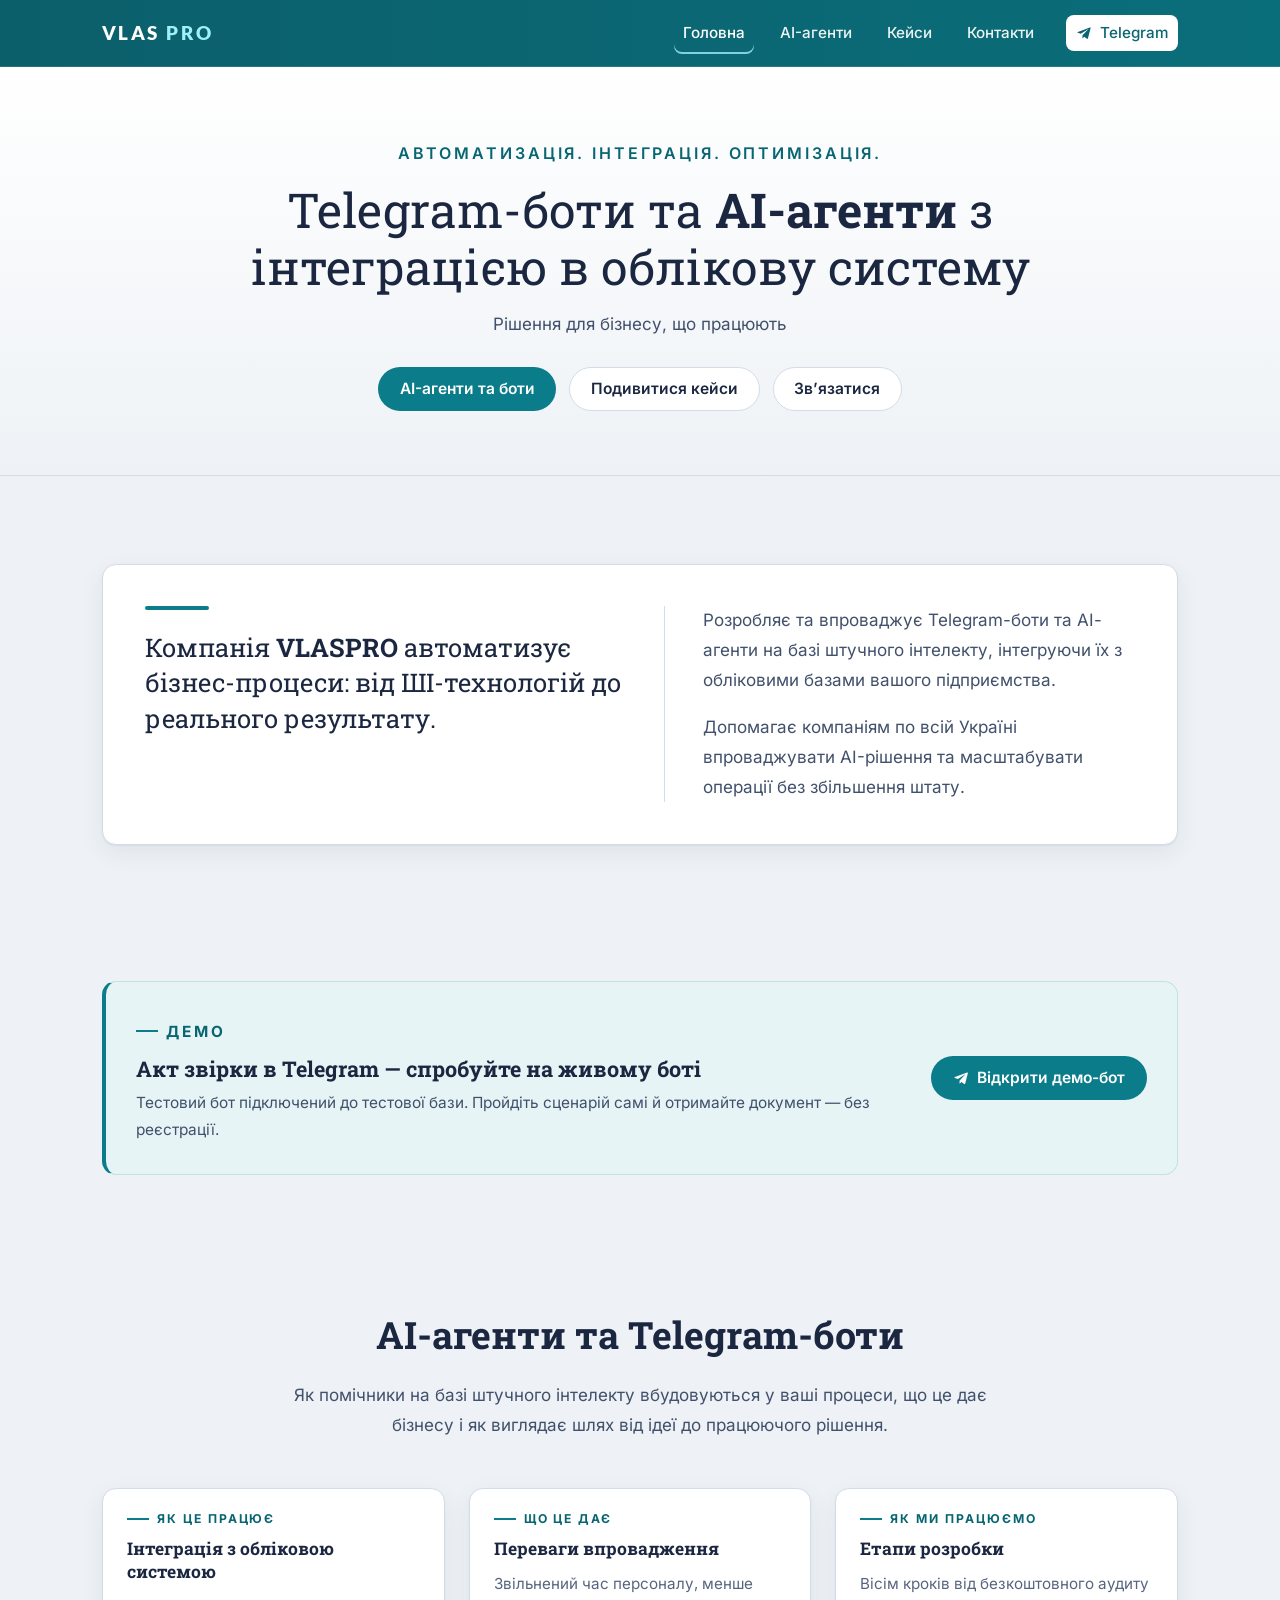
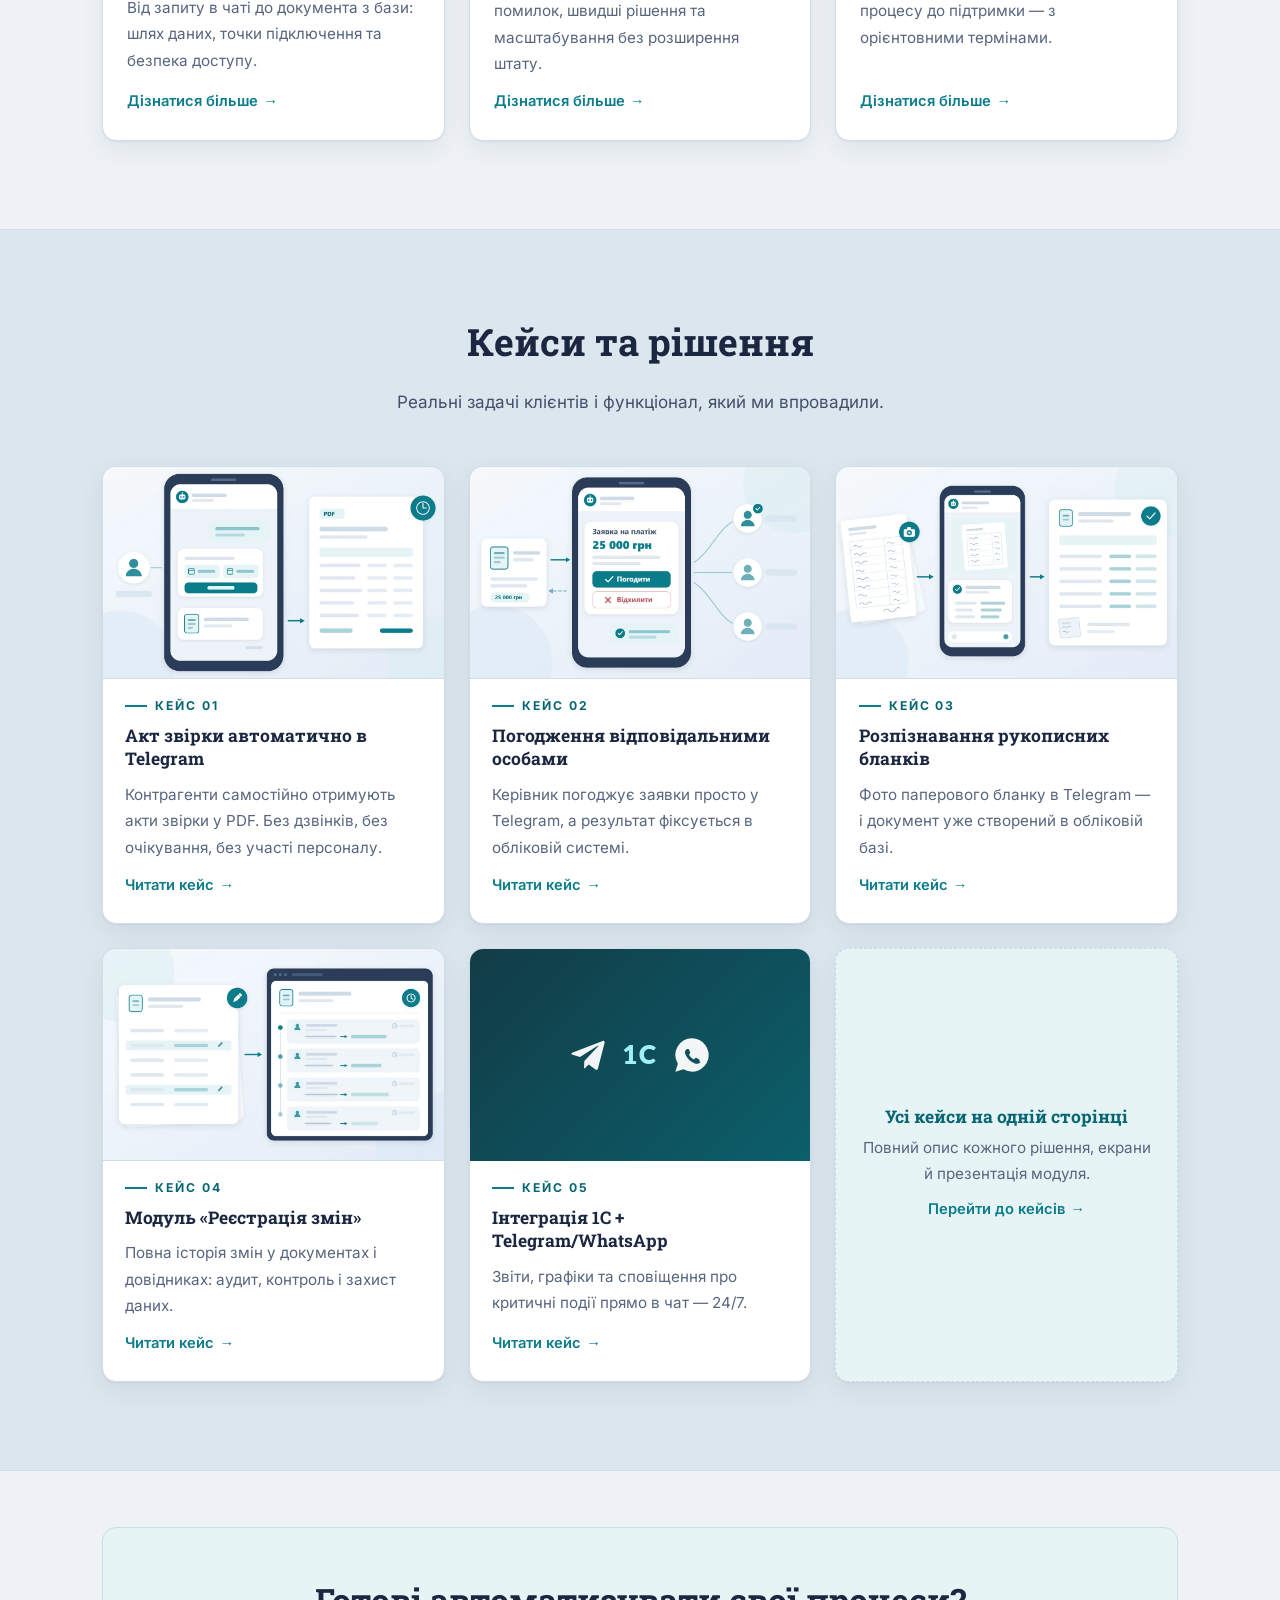
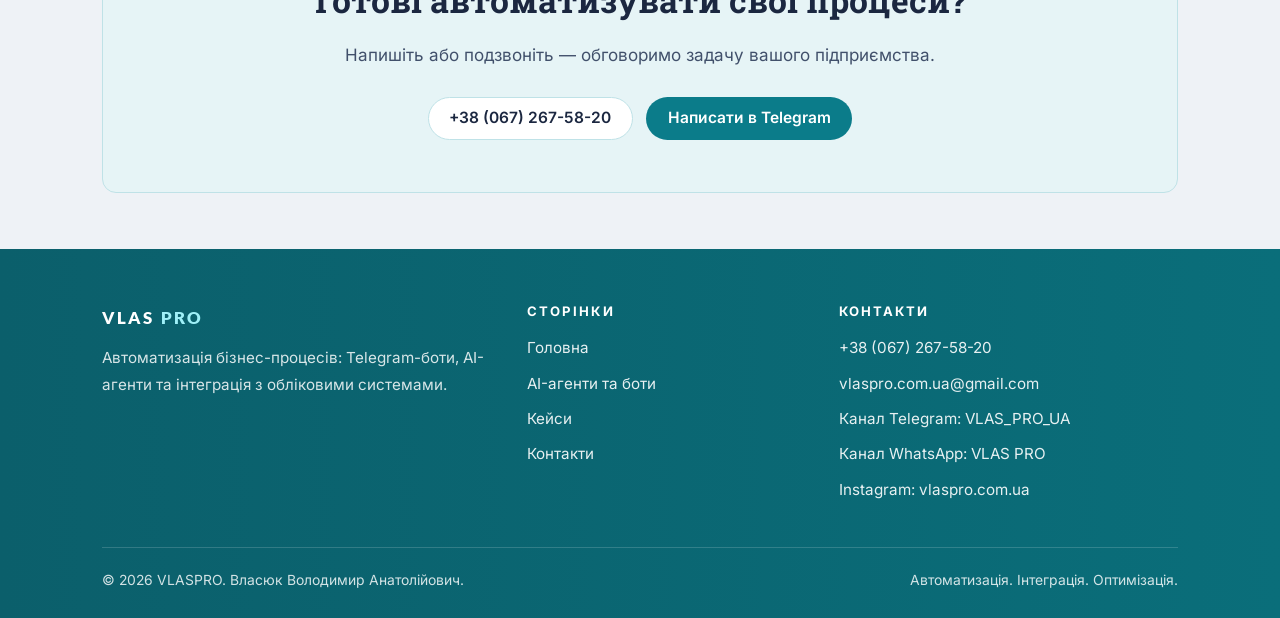
<file: index.html>
<!DOCTYPE html>
<html lang="uk">
<head>
<meta charset="utf-8">
<meta name="viewport" content="width=device-width, initial-scale=1">
<title>Telegram-боти та AI-агенти з інтеграцією 1С/BAS — VLASPRO</title>
<meta name="description" content="VLASPRO автоматизує бізнес-процеси: Telegram-боти та AI-агенти на базі штучного інтелекту з інтеграцією в облікові бази підприємства.">
<meta name="theme-color" content="#0b5f6b">
<link rel="icon" href="favicon.svg" type="image/svg+xml">
<link rel="icon" href="favicon.png" sizes="32x32">
<link rel="apple-touch-icon" href="apple-touch-icon.png">
<meta property="og:type" content="website">
<meta property="og:site_name" content="VLASPRO">
<meta property="og:title" content="Telegram-боти та AI-агенти з інтеграцією 1С/BAS — VLASPRO">
<meta property="og:description" content="Автоматизація. Інтеграція. Оптимізація. Telegram-боти та AI-агенти з інтеграцією в облікові бази підприємства.">
<meta property="og:url" content="https://vlaspro.com.ua/">
<meta property="og:image" content="https://vlaspro.com.ua/assets/img/banner.jpg">
<meta property="og:locale" content="uk_UA">
<meta name="twitter:card" content="summary_large_image">
<link rel="canonical" href="https://vlaspro.com.ua/">
<link rel="stylesheet" href="assets/css/style.css">
<script type="application/ld+json">
{
  "@context": "https://schema.org",
  "@graph": [
    {
      "@type": "Organization",
      "@id": "https://vlaspro.com.ua/#organization",
      "name": "VLASPRO",
      "url": "https://vlaspro.com.ua/",
      "description": "Автоматизація бізнес-процесів: Telegram-боти та AI-агенти з інтеграцією в облікові бази підприємства.",
      "logo": {
        "@type": "ImageObject",
        "url": "https://vlaspro.com.ua/apple-touch-icon.png",
        "width": 180,
        "height": 180
      },
      "image": "https://vlaspro.com.ua/assets/img/banner.jpg",
      "email": "vlaspro.com.ua@gmail.com",
      "telephone": "+380672675820",
      "founder": {
        "@type": "Person",
        "name": "Власюк Володимир Анатолійович"
      },
      "areaServed": {
        "@type": "Country",
        "name": "Україна"
      },
      "sameAs": [
        "https://t.me/VLAS_PRO_UA",
        "https://whatsapp.com/channel/0029VbALwBC1NCrLpum86T37",
        "https://www.instagram.com/vlaspro.com.ua/"
      ],
      "contactPoint": {
        "@type": "ContactPoint",
        "contactType": "sales",
        "telephone": "+380672675820",
        "email": "vlaspro.com.ua@gmail.com",
        "url": "https://vlaspro.com.ua/contacts",
        "availableLanguage": ["uk", "en"]
      }
    },
    {
      "@type": "WebSite",
      "@id": "https://vlaspro.com.ua/#website",
      "url": "https://vlaspro.com.ua/",
      "name": "VLASPRO",
      "inLanguage": "uk-UA",
      "publisher": { "@id": "https://vlaspro.com.ua/#organization" }
    },
    {
      "@type": "WebPage",
      "@id": "https://vlaspro.com.ua/#webpage",
      "url": "https://vlaspro.com.ua/",
      "name": "Telegram-боти та AI-агенти з інтеграцією 1С/BAS — VLASPRO",
      "description": "VLASPRO автоматизує бізнес-процеси: Telegram-боти та AI-агенти на базі штучного інтелекту з інтеграцією в облікові бази підприємства.",
      "isPartOf": { "@id": "https://vlaspro.com.ua/#website" },
      "about": { "@id": "https://vlaspro.com.ua/#organization" },
      "inLanguage": "uk-UA"
    }
  ]
}
</script>
</head>
<body>
<a class="skip" href="#main">Перейти до основного вмісту</a>

<header class="site-head">
  <div class="wrap site-head__inner">
    <a class="brand" href="/">VLAS<span>PRO</span></a>
    <nav class="nav" aria-label="Основна навігація">
      <a href="/" aria-current="page">Головна</a>
      <a href="/ai-agents">AI-агенти</a>
      <a href="/cases">Кейси</a>
      <a href="/contacts">Контакти</a>
      <a class="btn btn--sm" href="https://t.me/vlsv00" target="_blank" rel="noopener">
        <svg viewBox="0 0 24 24" aria-hidden="true"><path d="M9.8 15.6 9.6 20c.4 0 .6-.2.8-.4l2-1.9 4.1 3c.8.4 1.3.2 1.5-.7L21.9 4.9c.3-1.1-.4-1.6-1.1-1.3L2.9 10.5c-1.1.4-1.1 1-.2 1.3l4.5 1.4L17.6 6.6c.5-.3.9-.1.5.2z"/></svg>
        <span class="btn__txt">Telegram</span>
      </a>
    </nav>
  </div>
</header>

<main id="main">

  <section class="pagehead pagehead--home">
    <div class="wrap">
      <span class="kicker">Автоматизація. Інтеграція. Оптимізація.</span>
      <h1>Telegram-боти та <b>AI-агенти</b> з інтеграцією в облікову систему</h1>
      <p>Рішення для бізнесу, що працюють</p>
      <div class="hero__actions">
        <a class="btn" href="/ai-agents">AI-агенти та боти</a>
        <a class="btn btn--onlight" href="/cases">Подивитися кейси</a>
        <a class="btn btn--onlight" href="/contacts">Зв’язатися</a>
      </div>
    </div>
  </section>

  <section class="section">
    <div class="wrap">
      <div class="card about">
        <div class="about__side">
          <div class="about__rule" aria-hidden="true"></div>
          <p class="about__lead">Компанія <strong>VLASPRO</strong> автоматизує бізнес-процеси: від ШІ-технологій
            до реального результату.</p>
        </div>
        <div class="about__body">
          <p>Розробляє та впроваджує Telegram-боти та АІ-агенти на базі штучного інтелекту, інтегруючи їх
            з обліковими базами вашого підприємства.</p>
          <p>Допомагає компаніям по всій Україні впроваджувати AI-рішення та масштабувати операції без
            збільшення штату.</p>
        </div>
      </div>
    </div>
  </section>

  <section class="section section--top-0" aria-labelledby="demo-h">
    <div class="wrap">
      <div class="trybot trybot--slim">
        <div class="trybot__main">
          <p class="trybot__tag">Демо</p>
          <h3 id="demo-h">Акт звірки в Telegram — спробуйте на живому боті</h3>
          <p>Тестовий бот підключений до тестової бази. Пройдіть сценарій самі й отримайте
            документ — без реєстрації.</p>
        </div>
        <a class="btn" href="https://t.me/demo_ai_agent_vps_bot?start=home" target="_blank" rel="noopener">
          <svg viewBox="0 0 24 24" aria-hidden="true"><path d="M9.8 15.6 9.6 20c.4 0 .6-.2.8-.4l2-1.9 4.1 3c.8.4 1.3.2 1.5-.7L21.9 4.9c.3-1.1-.4-1.6-1.1-1.3L2.9 10.5c-1.1.4-1.1 1-.2 1.3l4.5 1.4L17.6 6.6c.5-.3.9-.1.5.2z"/></svg>
          Відкрити демо-бот
        </a>
      </div>
    </div>
  </section>

  <section class="section section--top-0" aria-labelledby="ai-h">
    <div class="wrap">
      <div class="section__head">
        <h2 id="ai-h">AI-агенти та Telegram-боти</h2>
        <p>Як помічники на базі штучного інтелекту вбудовуються у ваші процеси, що це дає бізнесу
          і як виглядає шлях від ідеї до працюючого рішення.</p>
      </div>

      <div class="grid grid--3">
        <a class="tile" href="/ai-agents#integration">
          <span class="tile__num">ЯК ЦЕ ПРАЦЮЄ</span>
          <h3>Інтеграція з обліковою системою</h3>
          <p>Від запиту в чаті до документа з бази: шлях даних, точки підключення та безпека доступу.</p>
          <span class="tile__go">Дізнатися більше</span>
        </a>
        <a class="tile" href="/ai-agents#benefits">
          <span class="tile__num">ЩО ЦЕ ДАЄ</span>
          <h3>Переваги впровадження</h3>
          <p>Звільнений час персоналу, менше помилок, швидші рішення та масштабування без розширення штату.</p>
          <span class="tile__go">Дізнатися більше</span>
        </a>
        <a class="tile" href="/ai-agents#process">
          <span class="tile__num">ЯК МИ ПРАЦЮЄМО</span>
          <h3>Етапи розробки</h3>
          <p>Вісім кроків від безкоштовного аудиту процесу до підтримки — з орієнтовними термінами.</p>
          <span class="tile__go">Дізнатися більше</span>
        </a>
      </div>
    </div>
  </section>

  <section class="section section--alt" aria-labelledby="cases-h">
    <div class="wrap">
      <div class="section__head">
        <h2 id="cases-h">Кейси та рішення</h2>
        <p>Реальні задачі клієнтів і функціонал, який ми впровадили.</p>
      </div>

      <div class="grid grid--3">
        <a class="tile tile--media" href="/akt-zvirky-telegram">
          <span class="tile__thumb">
            <picture>
              <source srcset="assets/img/case-1.webp" type="image/webp">
              <img src="assets/img/case-1.jpg" loading="lazy" decoding="async" alt="Телеграм-бот VLASPRO, що формує акт звірки автоматично.">
            </picture>
          </span>
          <span class="tile__body">
            <span class="tile__num">КЕЙС 01</span>
            <h3>Акт звірки автоматично в Telegram</h3>
            <p>Контрагенти самостійно отримують акти звірки у PDF. Без дзвінків, без очікування, без участі персоналу.</p>
            <span class="tile__go">Читати кейс</span>
          </span>
        </a>
        <a class="tile tile--media" href="/pohodzhennya-telegram">
          <span class="tile__thumb">
            <picture>
              <source srcset="assets/img/case-2.webp" type="image/webp">
              <img src="assets/img/case-2.jpg" loading="lazy" decoding="async" alt="Заявка на платіж у Telegram з кнопками «Погодити» або «Відхилити».">
            </picture>
          </span>
          <span class="tile__body">
            <span class="tile__num">КЕЙС 02</span>
            <h3>Погодження відповідальними особами</h3>
            <p>Керівник погоджує заявки просто у Telegram, а результат фіксується в обліковій системі.</p>
            <span class="tile__go">Читати кейс</span>
          </span>
        </a>
        <a class="tile tile--media" href="/rozpiznavannya-blankiv">
          <span class="tile__thumb">
            <picture>
              <source srcset="assets/img/case-3.webp" type="image/webp">
              <img src="assets/img/case-3.jpg" loading="lazy" decoding="async" alt="Рукописний бланк — фото у Telegram — готовий документ в обліковій базі.">
            </picture>
          </span>
          <span class="tile__body">
            <span class="tile__num">КЕЙС 03</span>
            <h3>Розпізнавання рукописних бланків</h3>
            <p>Фото паперового бланку в Telegram — і документ уже створений в обліковій базі.</p>
            <span class="tile__go">Читати кейс</span>
          </span>
        </a>
        <a class="tile tile--media" href="/reyestratsiya-zmin">
          <span class="tile__thumb">
            <picture>
              <source srcset="assets/img/case-4.webp" type="image/webp">
              <img src="assets/img/case-4.jpg" loading="lazy" decoding="async" alt="Виправлені реквізити документа і журнал змін: хто, коли, значення до і після.">
            </picture>
          </span>
          <span class="tile__body">
            <span class="tile__num">КЕЙС 04</span>
            <h3>Модуль «Реєстрація змін»</h3>
            <p>Повна історія змін у документах і довідниках: аудит, контроль і захист даних.</p>
            <span class="tile__go">Читати кейс</span>
          </span>
        </a>
        <a class="tile tile--media" href="/integratsiya-1c-telegram">
          <span class="tile__thumb tile__thumb--mark" aria-hidden="true">
            <svg viewBox="0 0 24 24"><path d="M9.8 15.6 9.6 20c.4 0 .6-.2.8-.4l2-1.9 4.1 3c.8.4 1.3.2 1.5-.7L21.9 4.9c.3-1.1-.4-1.6-1.1-1.3L2.9 10.5c-1.1.4-1.1 1-.2 1.3l4.5 1.4L17.6 6.6c.5-.3.9-.1.5.2z"/></svg>
            <b>1C</b>
            <svg viewBox="0 0 24 24"><path d="M12 2a10 10 0 0 0-8.5 15.2L2 22l4.9-1.4A10 10 0 1 0 12 2zm5.1 14c-.2.6-1.2 1.2-1.7 1.2-.5.1-1 .1-1.7-.1-1.4-.5-3.2-1.6-4.5-3.4-.9-1.2-1.4-2.4-1.4-3.3 0-.9.5-1.5.9-1.8.2-.2.4-.2.6-.2h.4c.2 0 .4 0 .5.4l.7 1.7c.1.2 0 .4-.1.5l-.4.5c-.1.2-.2.3-.1.5.5 1 1.6 2 2.7 2.5.2.1.4.1.5-.1l.5-.6c.1-.2.3-.2.5-.1l1.6.8c.3.1.4.3.4.4.1.2 0 .7-.1 1z"/></svg>
          </span>
          <span class="tile__body">
            <span class="tile__num">КЕЙС 05</span>
            <h3>Інтеграція 1С + Telegram/WhatsApp</h3>
            <p>Звіти, графіки та сповіщення про критичні події прямо в чат — 24/7.</p>
            <span class="tile__go">Читати кейс</span>
          </span>
        </a>
        <a class="tile tile--more" href="/cases">
          <h3>Усі кейси на одній сторінці</h3>
          <p>Повний опис кожного рішення, екрани й презентація модуля.</p>
          <span class="tile__go">Перейти до кейсів</span>
        </a>
      </div>
    </div>
  </section>

  <section class="section section--tight">
    <div class="wrap">
      <div class="cta">
        <h2>Готові автоматизувати свої процеси?</h2>
        <p>Напишіть або подзвоніть — обговоримо задачу вашого підприємства.</p>
        <div class="cta__actions">
          <a class="btn btn--onlight" href="tel:+380672675820">+38 (067) 267-58-20</a>
          <a class="btn" href="https://t.me/vlsv00" target="_blank" rel="noopener">Написати в Telegram</a>
        </div>
      </div>
    </div>
  </section>

</main>

<footer class="site-foot">
  <div class="wrap">
    <div class="site-foot__grid">
      <div>
        <span class="brand">VLAS<span>PRO</span></span>
        <p>Автоматизація бізнес-процесів: Telegram-боти, AI-агенти та інтеграція з обліковими системами.</p>
      </div>
      <div>
        <h2>Сторінки</h2>
        <ul>
          <li><a href="/">Головна</a></li>
          <li><a href="/ai-agents">AI-агенти та боти</a></li>
          <li><a href="/cases">Кейси</a></li>
          <li><a href="/contacts">Контакти</a></li>
        </ul>
      </div>
      <div>
        <h2>Контакти</h2>
        <ul>
          <li><a href="tel:+380672675820">+38 (067) 267-58-20</a></li>
          <li><a href="mailto:vlaspro.com.ua@gmail.com">vlaspro.com.ua@gmail.com</a></li>
          <li><a href="https://t.me/VLAS_PRO_UA" target="_blank" rel="noopener">Канал Telegram: VLAS_PRO_UA</a></li>
          <li><a href="https://whatsapp.com/channel/0029VbALwBC1NCrLpum86T37" target="_blank" rel="noopener">Канал WhatsApp: VLAS PRO</a></li>
          <li><a href="https://www.instagram.com/vlaspro.com.ua/" target="_blank" rel="noopener">Instagram: vlaspro.com.ua</a></li>
        </ul>
      </div>
    </div>
    <div class="site-foot__bottom">
      <span>© 2026 VLASPRO. Власюк Володимир Анатолійович.</span>
      <span>Автоматизація. Інтеграція. Оптимізація.</span>
    </div>
  </div>
</footer>

<script src="assets/js/main.js" defer></script>
</body>
</html>
</file>
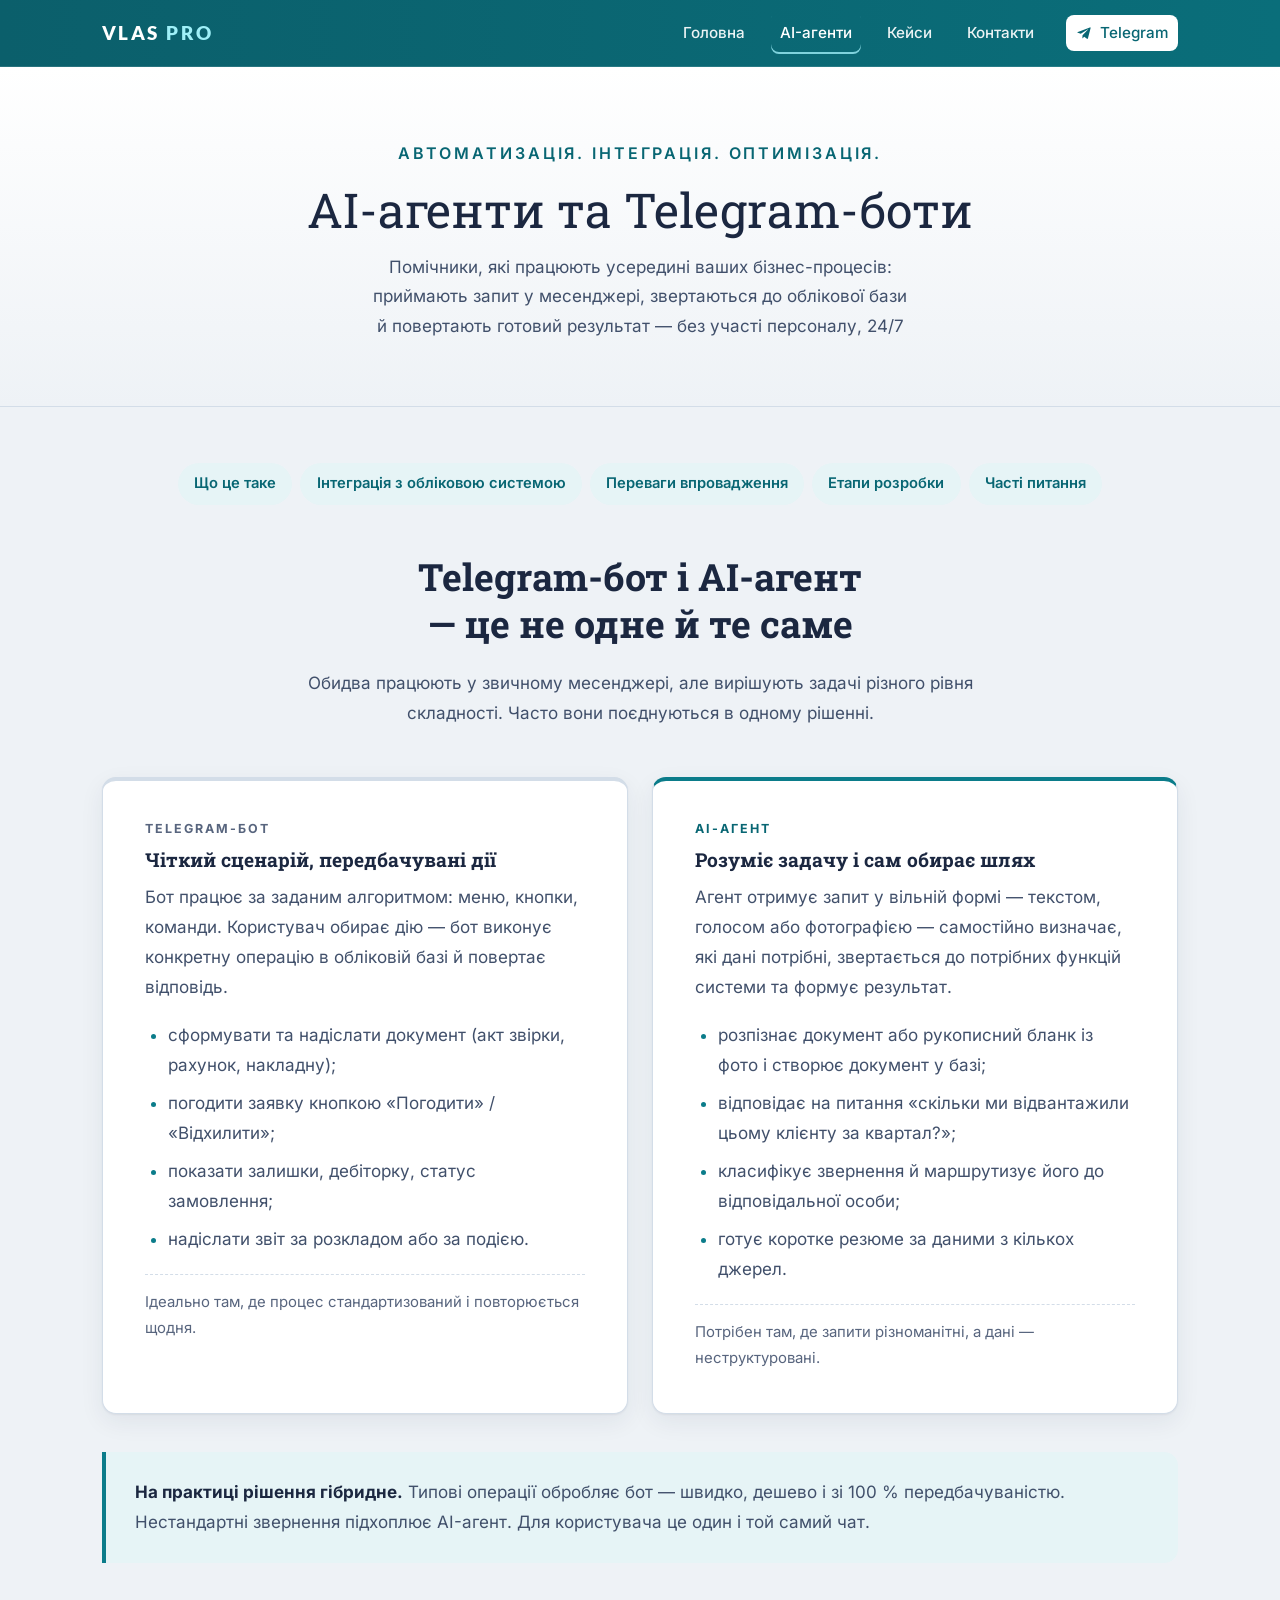
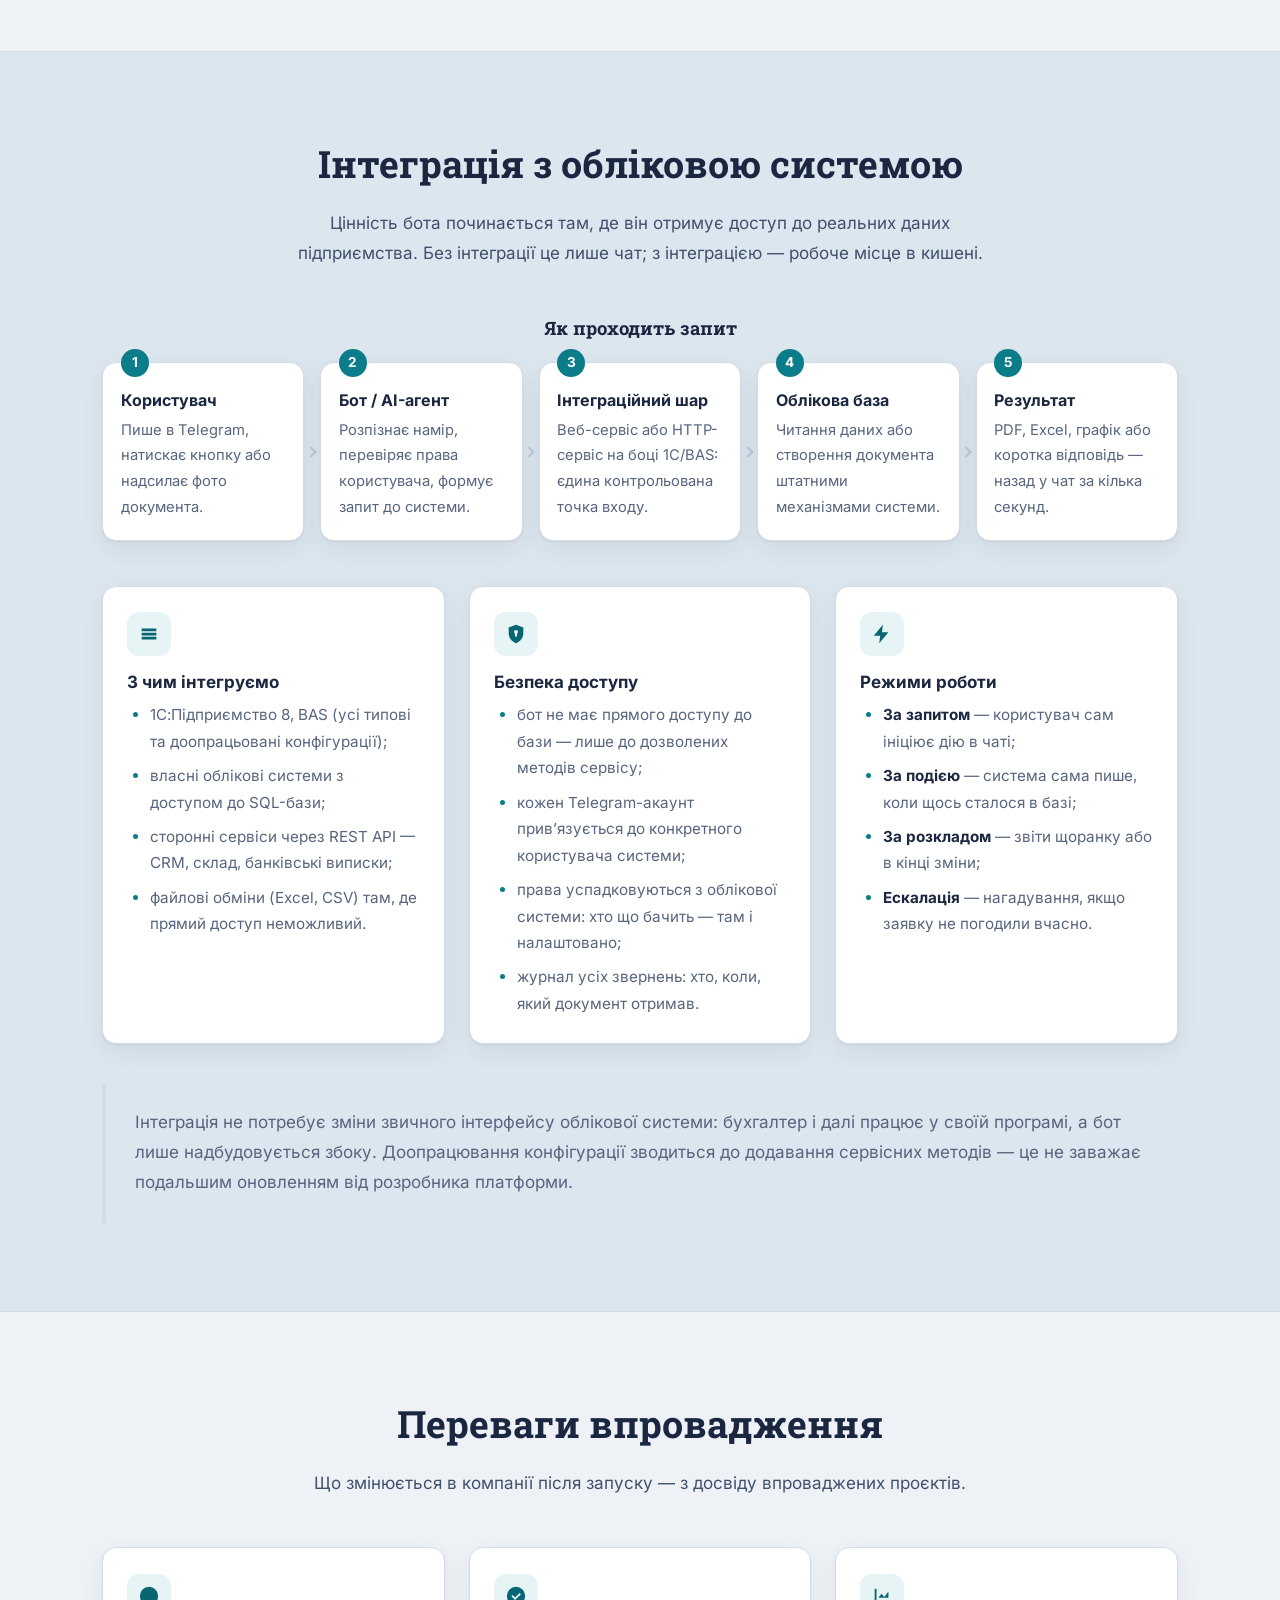
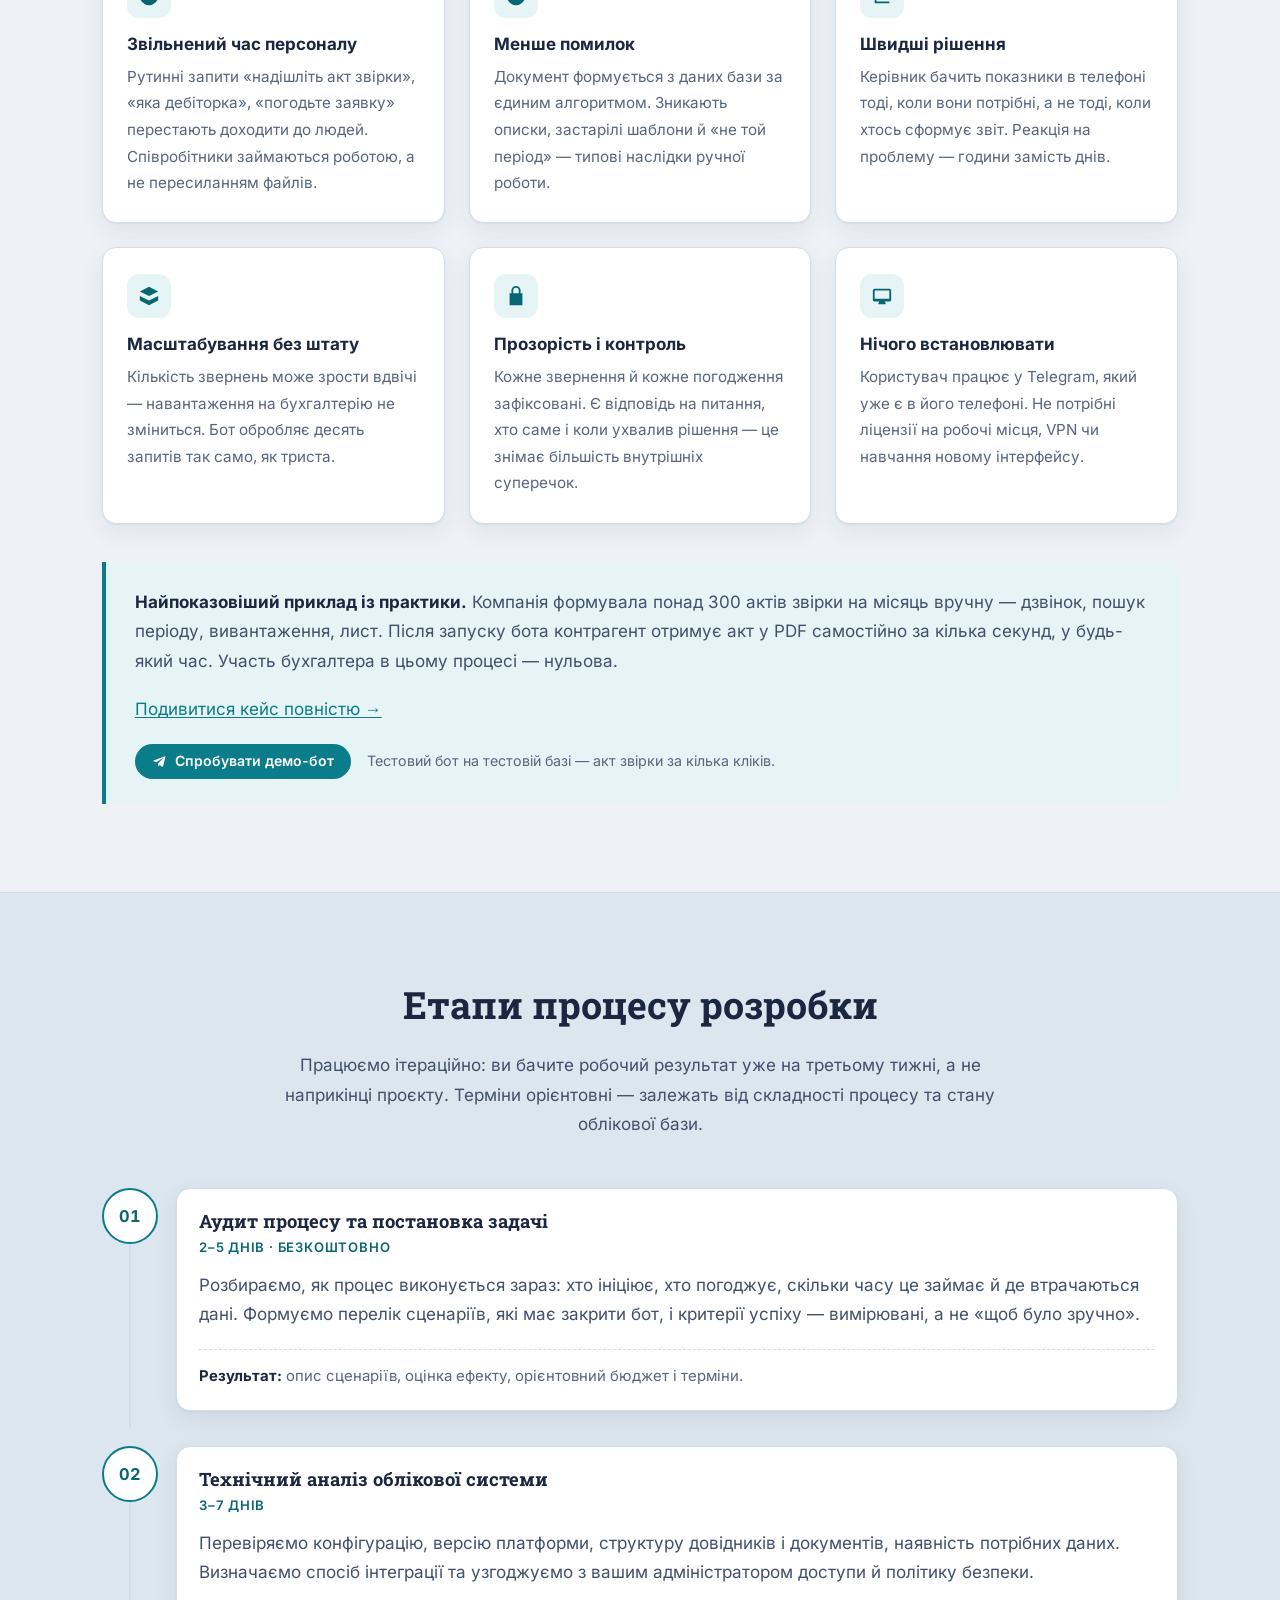
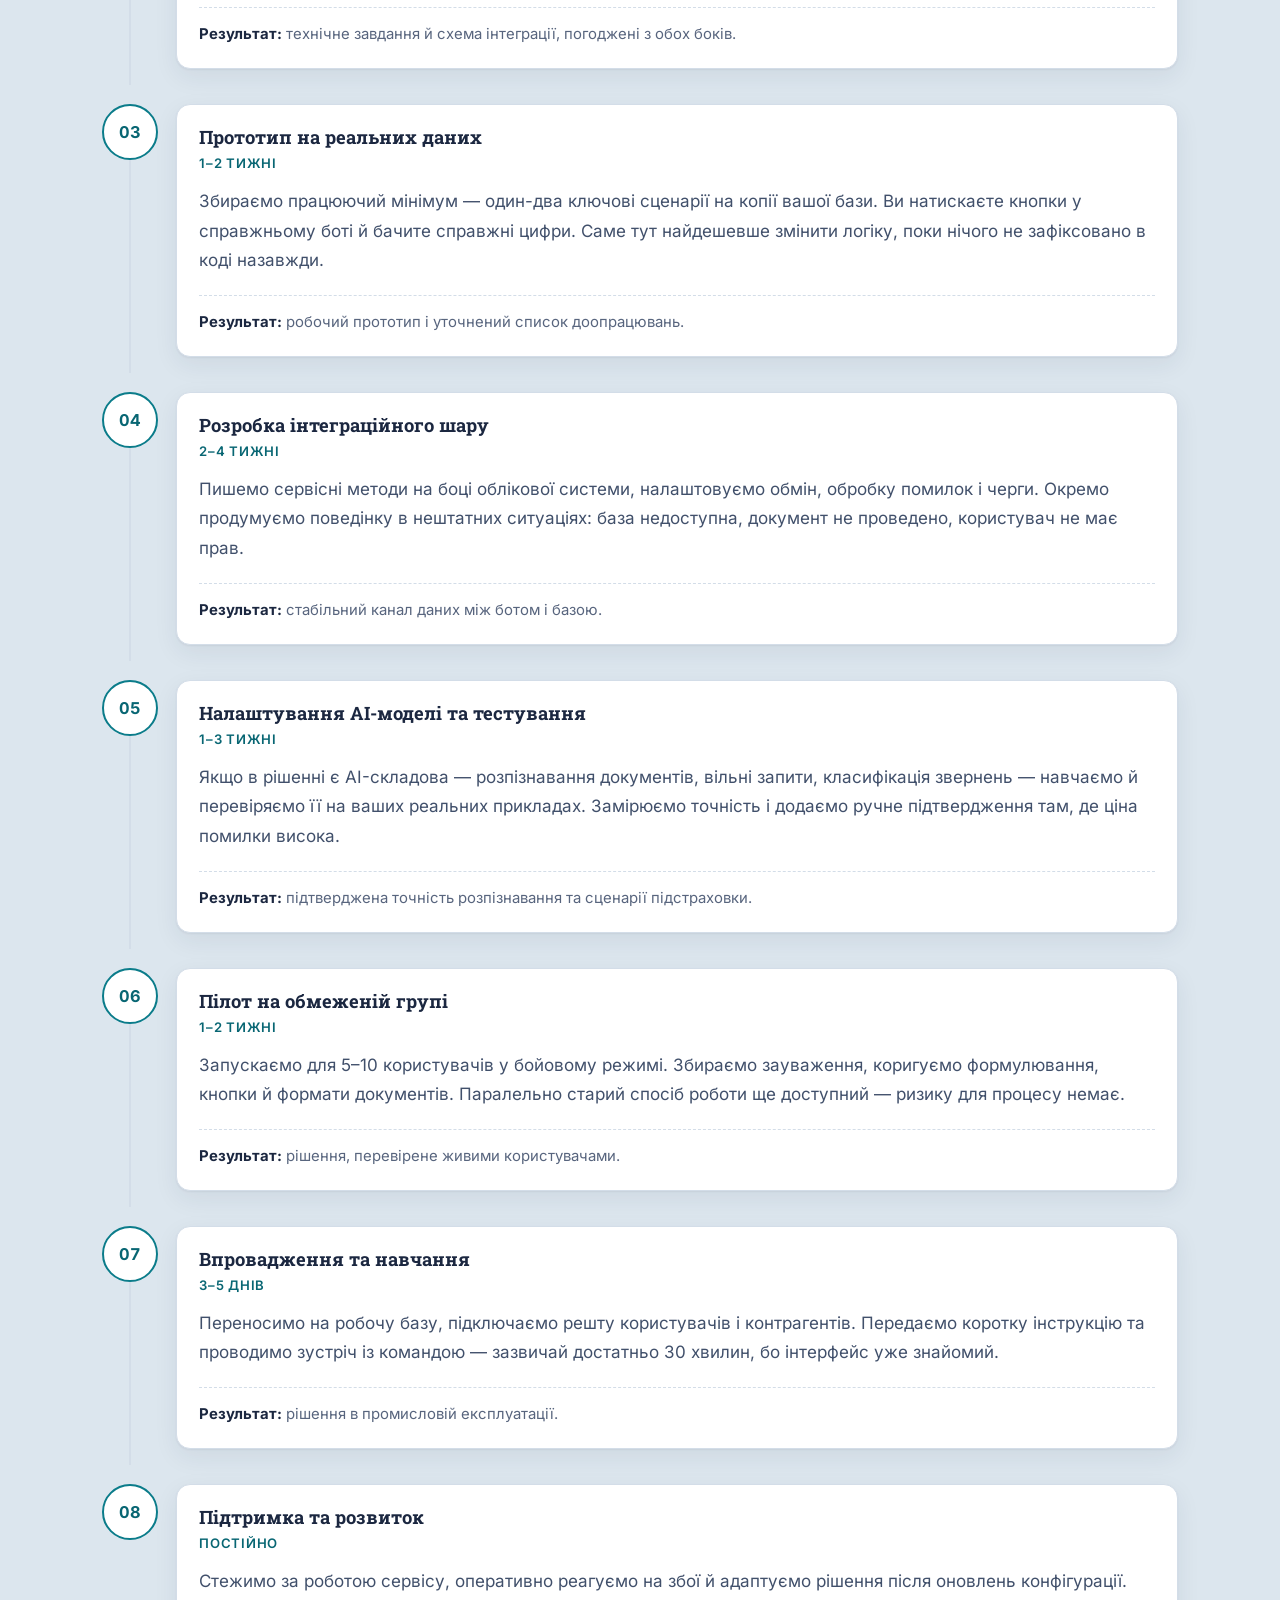
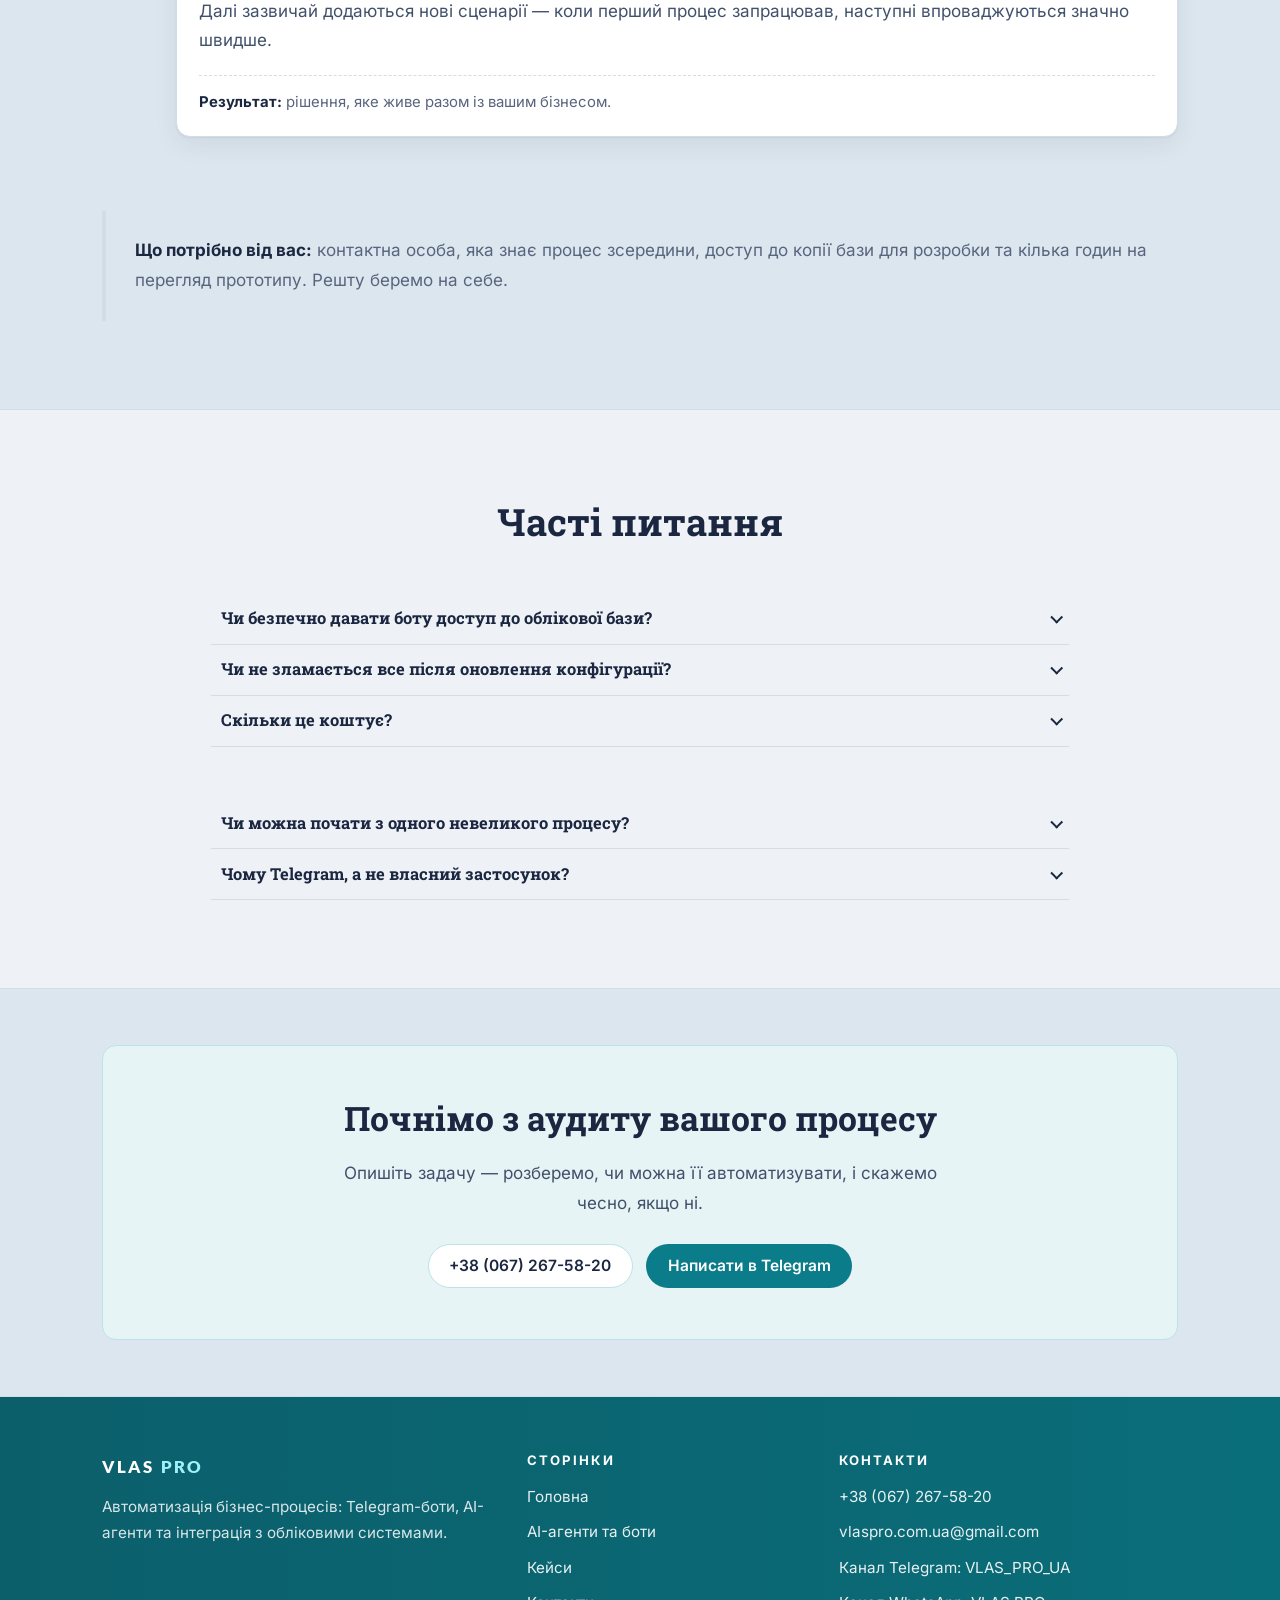
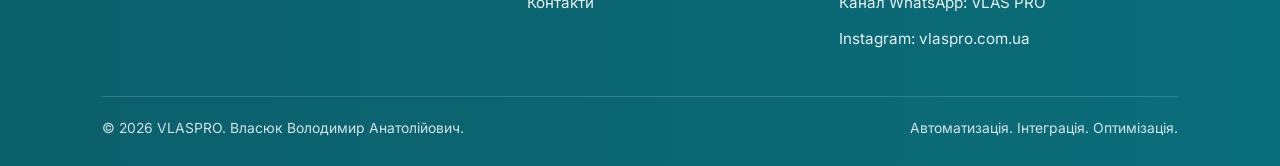
<file: ai-agents.html>
<!DOCTYPE html>
<html lang="uk">
<head>
<meta charset="utf-8">
<meta name="viewport" content="width=device-width, initial-scale=1">
<title>AI-агенти та Telegram-боти — VLASPRO</title>
<meta name="description" content="AI-агенти та Telegram-боти з інтеграцією в облікову систему 1С/BAS: як це працює, переваги впровадження та етапи розробки — від аудиту процесу до підтримки.">
<meta name="theme-color" content="#0b5f6b">
<link rel="icon" href="favicon.svg" type="image/svg+xml">
<link rel="icon" href="favicon.png" sizes="32x32">
<link rel="apple-touch-icon" href="apple-touch-icon.png">
<meta property="og:type" content="website">
<meta property="og:site_name" content="VLASPRO">
<meta property="og:title" content="AI-агенти та Telegram-боти — VLASPRO">
<meta property="og:description" content="Як AI-агенти та Telegram-боти інтегруються з обліковою системою підприємства: переваги впровадження та етапи процесу розробки.">
<meta property="og:url" content="https://vlaspro.com.ua/ai-agents">
<meta property="og:image" content="https://vlaspro.com.ua/assets/img/banner.jpg">
<meta property="og:locale" content="uk_UA">
<meta name="twitter:card" content="summary_large_image">
<link rel="canonical" href="https://vlaspro.com.ua/ai-agents">
<link rel="stylesheet" href="assets/css/style.css">
<script type="application/ld+json">
{
  "@context": "https://schema.org",
  "@graph": [
    {
      "@type": "Organization",
      "@id": "https://vlaspro.com.ua/#organization",
      "name": "VLASPRO",
      "url": "https://vlaspro.com.ua/",
      "logo": "https://vlaspro.com.ua/apple-touch-icon.png",
      "email": "vlaspro.com.ua@gmail.com",
      "telephone": "+380672675820",
      "sameAs": [
        "https://t.me/VLAS_PRO_UA",
        "https://whatsapp.com/channel/0029VbALwBC1NCrLpum86T37",
        "https://www.instagram.com/vlaspro.com.ua/"
      ]
    },
    {
      "@type": "WebSite",
      "@id": "https://vlaspro.com.ua/#website",
      "url": "https://vlaspro.com.ua/",
      "name": "VLASPRO",
      "inLanguage": "uk-UA",
      "publisher": { "@id": "https://vlaspro.com.ua/#organization" }
    },
    {
      "@type": "Service",
      "@id": "https://vlaspro.com.ua/ai-agents#service",
      "name": "Розробка Telegram-ботів та AI-агентів з інтеграцією в облікову систему",
      "serviceType": "Автоматизація бізнес-процесів",
      "url": "https://vlaspro.com.ua/ai-agents",
      "description": "AI-агенти та Telegram-боти з інтеграцією в облікову систему 1С/BAS: аудит процесу, прототип на реальних даних, інтеграційний шар, впровадження та підтримка.",
      "provider": { "@id": "https://vlaspro.com.ua/#organization" },
      "areaServed": { "@type": "Country", "name": "Україна" },
      "hasOfferCatalog": {
        "@type": "OfferCatalog",
        "name": "Напрями робіт",
        "itemListElement": [
          { "@type": "Offer", "itemOffered": { "@type": "Service", "name": "Telegram-боти для облікової системи" } },
          { "@type": "Offer", "itemOffered": { "@type": "Service", "name": "AI-агенти для обробки запитів у вільній формі" } },
          { "@type": "Offer", "itemOffered": { "@type": "Service", "name": "Інтеграція 1С/BAS з Telegram, WhatsApp і Viber" } },
          { "@type": "Offer", "itemOffered": { "@type": "Service", "name": "Розпізнавання документів і рукописних бланків" } }
        ]
      }
    },
    {
      "@type": "FAQPage",
      "@id": "https://vlaspro.com.ua/ai-agents#faq",
      "inLanguage": "uk-UA",
      "mainEntity": [
        {
          "@type": "Question",
          "name": "Чи безпечно давати боту доступ до облікової бази?",
          "acceptedAnswer": {
            "@type": "Answer",
            "text": "Бот не працює з базою напряму. Він звертається до обмеженого набору сервісних методів, які ми описуємо на етапі технічного завдання: кожен метод повертає рівно ті дані, які потрібні для конкретного сценарію. Права користувача перевіряються на боці облікової системи, а всі звернення журналюються."
          }
        },
        {
          "@type": "Question",
          "name": "Чи не зламається все після оновлення конфігурації?",
          "acceptedAnswer": {
            "@type": "Answer",
            "text": "Доопрацювання виносяться в окремі модулі й не переписують типовий код, тому стандартні оновлення проходять як зазвичай. Після великих релізів платформи ми перевіряємо роботу сервісів — це частина підтримки."
          }
        },
        {
          "@type": "Question",
          "name": "Скільки це коштує?",
          "acceptedAnswer": {
            "@type": "Answer",
            "text": "Вартість залежить від кількості сценаріїв, стану бази та наявності AI-складової. Точну оцінку даємо після аудиту процесу — він безкоштовний. Проєкти на один-два сценарії зазвичай окупаються за кілька місяців за рахунок звільненого часу персоналу."
          }
        },
        {
          "@type": "Question",
          "name": "А якщо AI помилиться в розпізнаванні документа?",
          "acceptedAnswer": {
            "@type": "Answer",
            "text": "Там, де ціна помилки висока, ми не робимо повністю автоматичний запис. Агент показує розпізнані дані користувачу на підтвердження — і лише після натискання кнопки документ потрапляє в базу. Точність замірюємо на ваших реальних бланках ще до впровадження."
          }
        },
        {
          "@type": "Question",
          "name": "Чи можна почати з одного невеликого процесу?",
          "acceptedAnswer": {
            "@type": "Answer",
            "text": "Це і є рекомендований шлях. Один зрозумілий процес — швидкий запуск, видимий результат і мінімальний ризик. Далі інтеграційний шар уже готовий, тож кожен наступний сценарій обходиться дешевше й впроваджується швидше."
          }
        },
        {
          "@type": "Question",
          "name": "Чому Telegram, а не власний застосунок?",
          "acceptedAnswer": {
            "@type": "Answer",
            "text": "Тому що його не треба впроваджувати: месенджер уже встановлений, користувач уже вміє ним користуватися, немає ліцензій на робочі місця й немає опору персоналу. За потреби те саме рішення підключаємо і до WhatsApp або Viber."
          }
        }
      ]
    },
    {
      "@type": "BreadcrumbList",
      "itemListElement": [
        { "@type": "ListItem", "position": 1, "name": "Головна", "item": "https://vlaspro.com.ua/" },
        { "@type": "ListItem", "position": 2, "name": "AI-агенти та Telegram-боти", "item": "https://vlaspro.com.ua/ai-agents" }
      ]
    }
  ]
}
</script>
</head>
<body>
<a class="skip" href="#main">Перейти до основного вмісту</a>

<header class="site-head">
  <div class="wrap site-head__inner">
    <a class="brand" href="/">VLAS<span>PRO</span></a>
    <nav class="nav" aria-label="Основна навігація">
      <a href="/">Головна</a>
      <a href="/ai-agents" aria-current="page">AI-агенти</a>
      <a href="/cases">Кейси</a>
      <a href="/contacts">Контакти</a>
      <a class="btn btn--sm" href="https://t.me/vlsv00" target="_blank" rel="noopener">
        <svg viewBox="0 0 24 24" aria-hidden="true"><path d="M9.8 15.6 9.6 20c.4 0 .6-.2.8-.4l2-1.9 4.1 3c.8.4 1.3.2 1.5-.7L21.9 4.9c.3-1.1-.4-1.6-1.1-1.3L2.9 10.5c-1.1.4-1.1 1-.2 1.3l4.5 1.4L17.6 6.6c.5-.3.9-.1.5.2z"/></svg>
        <span class="btn__txt">Telegram</span>
      </a>
    </nav>
  </div>
</header>

<main id="main">

  <section class="pagehead">
    <div class="wrap">
      <span class="kicker">Автоматизація. Інтеграція. Оптимізація.</span>
      <h1>AI-агенти та Telegram-боти</h1>
      <p>Помічники, які працюють усередині ваших бізнес-процесів: приймають запит у месенджері,
        звертаються до облікової бази й повертають готовий результат — без участі персоналу, 24/7</p>
    </div>
  </section>

  <!-- ================= НАВІГАЦІЯ ПО СТОРІНЦІ ================= -->
  <nav class="section section--tight jump" aria-label="Розділи сторінки">
    <div class="wrap">
      <ul class="jump__list">
        <li><a href="#what">Що це таке</a></li>
        <li><a href="#integration">Інтеграція з обліковою системою</a></li>
        <li><a href="#benefits">Переваги впровадження</a></li>
        <li><a href="#process">Етапи розробки</a></li>
        <li><a href="#faq">Часті питання</a></li>
      </ul>
    </div>
  </nav>

  <!-- ================= ЩО ЦЕ ТАКЕ ================= -->
  <section class="section section--top-0" id="what" aria-labelledby="what-h">
    <div class="wrap">
      <div class="section__head">
        <h2 id="what-h">Telegram-бот і AI-агент — це не одне й те саме</h2>
        <p>Обидва працюють у звичному месенджері, але вирішують задачі різного рівня складності.
          Часто вони поєднуються в одному рішенні.</p>
      </div>

      <div class="grid grid--2">
        <div class="card def">
          <p class="def__tag">Telegram-бот</p>
          <h3>Чіткий сценарій, передбачувані дії</h3>
          <p>Бот працює за заданим алгоритмом: меню, кнопки, команди. Користувач обирає дію —
            бот виконує конкретну операцію в обліковій базі й повертає відповідь.</p>
          <ul>
            <li>сформувати та надіслати документ (акт звірки, рахунок, накладну);</li>
            <li>погодити заявку кнопкою «Погодити» / «Відхилити»;</li>
            <li>показати залишки, дебіторку, статус замовлення;</li>
            <li>надіслати звіт за розкладом або за подією.</li>
          </ul>
          <p class="def__note">Ідеально там, де процес стандартизований і повторюється щодня.</p>
        </div>

        <div class="card def def--accent">
          <p class="def__tag">AI-агент</p>
          <h3>Розуміє задачу і сам обирає шлях</h3>
          <p>Агент отримує запит у вільній формі — текстом, голосом або фотографією — самостійно
            визначає, які дані потрібні, звертається до потрібних функцій системи та формує результат.</p>
          <ul>
            <li>розпізнає документ або рукописний бланк із фото і створює документ у базі;</li>
            <li>відповідає на питання «скільки ми відвантажили цьому клієнту за квартал?»;</li>
            <li>класифікує звернення й маршрутизує його до відповідальної особи;</li>
            <li>готує коротке резюме за даними з кількох джерел.</li>
          </ul>
          <p class="def__note">Потрібен там, де запити різноманітні, а дані — неструктуровані.</p>
        </div>
      </div>

      <div class="callout">
        <p><strong>На практиці рішення гібридне.</strong> Типові операції обробляє бот — швидко,
          дешево і зі 100&nbsp;% передбачуваністю. Нестандартні звернення підхоплює AI-агент.
          Для користувача це один і той самий чат.</p>
      </div>
    </div>
  </section>

  <!-- ================= ІНТЕГРАЦІЯ ================= -->
  <section class="section section--alt" id="integration" aria-labelledby="integration-h">
    <div class="wrap">
      <div class="section__head">
        <h2 id="integration-h">Інтеграція з обліковою системою</h2>
        <p>Цінність бота починається там, де він отримує доступ до реальних даних підприємства.
          Без інтеграції це лише чат; з інтеграцією — робоче місце в кишені.</p>
      </div>

      <h3 class="h-mid">Як проходить запит</h3>
      <ol class="flow">
        <li class="flow__step">
          <span class="flow__num">1</span>
          <h4>Користувач</h4>
          <p>Пише в Telegram, натискає кнопку або надсилає фото документа.</p>
        </li>
        <li class="flow__step">
          <span class="flow__num">2</span>
          <h4>Бот / AI-агент</h4>
          <p>Розпізнає намір, перевіряє права користувача, формує запит до системи.</p>
        </li>
        <li class="flow__step">
          <span class="flow__num">3</span>
          <h4>Інтеграційний шар</h4>
          <p>Веб-сервіс або HTTP-сервіс на боці 1С/BAS: єдина контрольована точка входу.</p>
        </li>
        <li class="flow__step">
          <span class="flow__num">4</span>
          <h4>Облікова база</h4>
          <p>Читання даних або створення документа штатними механізмами системи.</p>
        </li>
        <li class="flow__step">
          <span class="flow__num">5</span>
          <h4>Результат</h4>
          <p>PDF, Excel, графік або коротка відповідь — назад у чат за кілька секунд.</p>
        </li>
      </ol>

      <div class="grid grid--3 mt-lg">
        <div class="card feat">
          <span class="feat__ico" aria-hidden="true">
            <svg viewBox="0 0 24 24"><path d="M4 6h16v3H4zM4 10.5h16v3H4zM4 15h16v3H4z"/></svg>
          </span>
          <h3>З чим інтегруємо</h3>
          <ul>
            <li>1С:Підприємство 8, BAS (усі типові та доопрацьовані конфігурації);</li>
            <li>власні облікові системи з доступом до SQL-бази;</li>
            <li>сторонні сервіси через REST API — CRM, склад, банківські виписки;</li>
            <li>файлові обміни (Excel, CSV) там, де прямий доступ неможливий.</li>
          </ul>
        </div>

        <div class="card feat">
          <span class="feat__ico" aria-hidden="true">
            <svg viewBox="0 0 24 24"><path d="M12 2 4 5v6.5c0 4.6 3.2 8.9 8 10.5 4.8-1.6 8-5.9 8-10.5V5l-8-3zm0 5.5a2.2 2.2 0 0 1 1.1 4.1V14a1.1 1.1 0 0 1-2.2 0v-2.4A2.2 2.2 0 0 1 12 7.5z"/></svg>
          </span>
          <h3>Безпека доступу</h3>
          <ul>
            <li>бот не має прямого доступу до бази — лише до дозволених методів сервісу;</li>
            <li>кожен Telegram-акаунт прив’язується до конкретного користувача системи;</li>
            <li>права успадковуються з облікової системи: хто що бачить — там і налаштовано;</li>
            <li>журнал усіх звернень: хто, коли, який документ отримав.</li>
          </ul>
        </div>

        <div class="card feat">
          <span class="feat__ico" aria-hidden="true">
            <svg viewBox="0 0 24 24"><path d="M13 2 3 14h7l-1 8 10-12h-7l1-8z"/></svg>
          </span>
          <h3>Режими роботи</h3>
          <ul>
            <li><strong>За запитом</strong> — користувач сам ініціює дію в чаті;</li>
            <li><strong>За подією</strong> — система сама пише, коли щось сталося в базі;</li>
            <li><strong>За розкладом</strong> — звіти щоранку або в кінці зміни;</li>
            <li><strong>Ескалація</strong> — нагадування, якщо заявку не погодили вчасно.</li>
          </ul>
        </div>
      </div>

      <div class="callout callout--plain">
        <p>Інтеграція не потребує зміни звичного інтерфейсу облікової системи: бухгалтер і далі
          працює у своїй програмі, а бот лише надбудовується збоку. Доопрацювання конфігурації
          зводиться до додавання сервісних методів — це не заважає подальшим оновленням від
          розробника платформи.</p>
      </div>
    </div>
  </section>

  <!-- ================= ПЕРЕВАГИ ================= -->
  <section class="section" id="benefits" aria-labelledby="benefits-h">
    <div class="wrap">
      <div class="section__head">
        <h2 id="benefits-h">Переваги впровадження</h2>
        <p>Що змінюється в компанії після запуску — з досвіду впроваджених проєктів.</p>
      </div>

      <div class="grid grid--3">
        <div class="card feat">
          <span class="feat__ico" aria-hidden="true">
            <svg viewBox="0 0 24 24"><path d="M12 2a10 10 0 1 0 0 20 10 10 0 0 0 0-20zm1 10.4V6.5a1 1 0 1 0-2 0V13c0 .3.1.6.4.8l4 3a1 1 0 0 0 1.2-1.6L13 12.4z"/></svg>
          </span>
          <h3>Звільнений час персоналу</h3>
          <p>Рутинні запити «надішліть акт звірки», «яка дебіторка», «погодьте заявку» перестають
            доходити до людей. Співробітники займаються роботою, а не пересиланням файлів.</p>
        </div>

        <div class="card feat">
          <span class="feat__ico" aria-hidden="true">
            <svg viewBox="0 0 24 24"><path d="M12 2a10 10 0 1 0 0 20 10 10 0 0 0 0-20zm-1 14.4-4-4L8.4 11l2.6 2.6 5-5L17.4 10z"/></svg>
          </span>
          <h3>Менше помилок</h3>
          <p>Документ формується з даних бази за єдиним алгоритмом. Зникають описки, застарілі
            шаблони й «не той період» — типові наслідки ручної роботи.</p>
        </div>

        <div class="card feat">
          <span class="feat__ico" aria-hidden="true">
            <svg viewBox="0 0 24 24"><path d="M4 4h2v14h14v2H4zm4 10 3.5-4.5 3 3.5L19 7v7z"/></svg>
          </span>
          <h3>Швидші рішення</h3>
          <p>Керівник бачить показники в телефоні тоді, коли вони потрібні, а не тоді, коли
            хтось сформує звіт. Реакція на проблему — години замість днів.</p>
        </div>

        <div class="card feat">
          <span class="feat__ico" aria-hidden="true">
            <svg viewBox="0 0 24 24"><path d="M12 2 2 7l10 5 10-5zM2 12l10 5 10-5v5l-10 5-10-5z"/></svg>
          </span>
          <h3>Масштабування без штату</h3>
          <p>Кількість звернень може зрости вдвічі — навантаження на бухгалтерію не зміниться.
            Бот обробляє десять запитів так само, як триста.</p>
        </div>

        <div class="card feat">
          <span class="feat__ico" aria-hidden="true">
            <svg viewBox="0 0 24 24"><path d="M12 1a5 5 0 0 0-5 5v3H5v13h14V9h-2V6a5 5 0 0 0-5-5zm0 2a3 3 0 0 1 3 3v3H9V6a3 3 0 0 1 3-3z"/></svg>
          </span>
          <h3>Прозорість і контроль</h3>
          <p>Кожне звернення й кожне погодження зафіксовані. Є відповідь на питання, хто саме
            і коли ухвалив рішення — це знімає більшість внутрішніх суперечок.</p>
        </div>

        <div class="card feat">
          <span class="feat__ico" aria-hidden="true">
            <svg viewBox="0 0 24 24"><path d="M20 4H4a2 2 0 0 0-2 2v10a2 2 0 0 0 2 2h5l-1 2v1h8v-1l-1-2h5a2 2 0 0 0 2-2V6a2 2 0 0 0-2-2zm0 11H4V6h16z"/></svg>
          </span>
          <h3>Нічого встановлювати</h3>
          <p>Користувач працює у Telegram, який уже є в його телефоні. Не потрібні ліцензії
            на робочі місця, VPN чи навчання новому інтерфейсу.</p>
        </div>
      </div>

      <div class="callout">
        <p><strong>Найпоказовіший приклад із практики.</strong> Компанія формувала понад 300 актів
          звірки на місяць вручну — дзвінок, пошук періоду, вивантаження, лист. Після запуску
          бота контрагент отримує акт у PDF самостійно за кілька секунд, у будь-який час.
          Участь бухгалтера в цьому процесі — нульова.</p>
        <p><a href="/akt-zvirky-telegram">Подивитися кейс повністю →</a></p>
        <p class="callout__actions">
          <a class="btn btn--sm" href="https://t.me/demo_ai_agent_vps_bot?start=ai"
             target="_blank" rel="noopener">
            <svg viewBox="0 0 24 24" aria-hidden="true"><path d="M9.8 15.6 9.6 20c.4 0 .6-.2.8-.4l2-1.9 4.1 3c.8.4 1.3.2 1.5-.7L21.9 4.9c.3-1.1-.4-1.6-1.1-1.3L2.9 10.5c-1.1.4-1.1 1-.2 1.3l4.5 1.4L17.6 6.6c.5-.3.9-.1.5.2z"/></svg>
            Спробувати демо-бот
          </a>
          <span class="callout__hint">Тестовий бот на тестовій базі — акт звірки за кілька кліків.</span>
        </p>
      </div>
    </div>
  </section>

  <!-- ================= ЕТАПИ РОЗРОБКИ ================= -->
  <section class="section section--alt" id="process" aria-labelledby="process-h">
    <div class="wrap">
      <div class="section__head">
        <h2 id="process-h">Етапи процесу розробки</h2>
        <p>Працюємо ітераційно: ви бачите робочий результат уже на третьому тижні, а не наприкінці
          проєкту. Терміни орієнтовні — залежать від складності процесу та стану облікової бази.</p>
      </div>

      <ol class="steps">
        <li class="step">
          <div class="step__mark"><span>01</span></div>
          <div class="step__body">
            <h3>Аудит процесу та постановка задачі</h3>
            <p class="step__meta">2–5 днів · безкоштовно</p>
            <p>Розбираємо, як процес виконується зараз: хто ініціює, хто погоджує, скільки часу
              це займає й де втрачаються дані. Формуємо перелік сценаріїв, які має закрити бот,
              і критерії успіху — вимірювані, а не «щоб було зручно».</p>
            <p class="step__out"><strong>Результат:</strong> опис сценаріїв, оцінка ефекту, орієнтовний бюджет і терміни.</p>
          </div>
        </li>

        <li class="step">
          <div class="step__mark"><span>02</span></div>
          <div class="step__body">
            <h3>Технічний аналіз облікової системи</h3>
            <p class="step__meta">3–7 днів</p>
            <p>Перевіряємо конфігурацію, версію платформи, структуру довідників і документів,
              наявність потрібних даних. Визначаємо спосіб інтеграції та узгоджуємо з вашим
              адміністратором доступи й політику безпеки.</p>
            <p class="step__out"><strong>Результат:</strong> технічне завдання й схема інтеграції, погоджені з обох боків.</p>
          </div>
        </li>

        <li class="step">
          <div class="step__mark"><span>03</span></div>
          <div class="step__body">
            <h3>Прототип на реальних даних</h3>
            <p class="step__meta">1–2 тижні</p>
            <p>Збираємо працюючий мінімум — один-два ключові сценарії на копії вашої бази.
              Ви натискаєте кнопки у справжньому боті й бачите справжні цифри. Саме тут
              найдешевше змінити логіку, поки нічого не зафіксовано в коді назавжди.</p>
            <p class="step__out"><strong>Результат:</strong> робочий прототип і уточнений список доопрацювань.</p>
          </div>
        </li>

        <li class="step">
          <div class="step__mark"><span>04</span></div>
          <div class="step__body">
            <h3>Розробка інтеграційного шару</h3>
            <p class="step__meta">2–4 тижні</p>
            <p>Пишемо сервісні методи на боці облікової системи, налаштовуємо обмін, обробку
              помилок і черги. Окремо продумуємо поведінку в нештатних ситуаціях: база
              недоступна, документ не проведено, користувач не має прав.</p>
            <p class="step__out"><strong>Результат:</strong> стабільний канал даних між ботом і базою.</p>
          </div>
        </li>

        <li class="step">
          <div class="step__mark"><span>05</span></div>
          <div class="step__body">
            <h3>Налаштування AI-моделі та тестування</h3>
            <p class="step__meta">1–3 тижні</p>
            <p>Якщо в рішенні є AI-складова — розпізнавання документів, вільні запити,
              класифікація звернень — навчаємо й перевіряємо її на ваших реальних прикладах.
              Замірюємо точність і додаємо ручне підтвердження там, де ціна помилки висока.</p>
            <p class="step__out"><strong>Результат:</strong> підтверджена точність розпізнавання та сценарії підстраховки.</p>
          </div>
        </li>

        <li class="step">
          <div class="step__mark"><span>06</span></div>
          <div class="step__body">
            <h3>Пілот на обмеженій групі</h3>
            <p class="step__meta">1–2 тижні</p>
            <p>Запускаємо для 5–10 користувачів у бойовому режимі. Збираємо зауваження,
              коригуємо формулювання, кнопки й формати документів. Паралельно старий спосіб
              роботи ще доступний — ризику для процесу немає.</p>
            <p class="step__out"><strong>Результат:</strong> рішення, перевірене живими користувачами.</p>
          </div>
        </li>

        <li class="step">
          <div class="step__mark"><span>07</span></div>
          <div class="step__body">
            <h3>Впровадження та навчання</h3>
            <p class="step__meta">3–5 днів</p>
            <p>Переносимо на робочу базу, підключаємо решту користувачів і контрагентів.
              Передаємо коротку інструкцію та проводимо зустріч із командою — зазвичай
              достатньо 30 хвилин, бо інтерфейс уже знайомий.</p>
            <p class="step__out"><strong>Результат:</strong> рішення в промисловій експлуатації.</p>
          </div>
        </li>

        <li class="step">
          <div class="step__mark"><span>08</span></div>
          <div class="step__body">
            <h3>Підтримка та розвиток</h3>
            <p class="step__meta">постійно</p>
            <p>Стежимо за роботою сервісу, оперативно реагуємо на збої й адаптуємо рішення
              після оновлень конфігурації. Далі зазвичай додаються нові сценарії — коли перший
              процес запрацював, наступні впроваджуються значно швидше.</p>
            <p class="step__out"><strong>Результат:</strong> рішення, яке живе разом із вашим бізнесом.</p>
          </div>
        </li>
      </ol>

      <div class="callout callout--plain">
        <p><strong>Що потрібно від вас:</strong> контактна особа, яка знає процес зсередини,
          доступ до копії бази для розробки та кілька годин на перегляд прототипу. Решту
          беремо на себе.</p>
      </div>
    </div>
  </section>

  <!-- ================= FAQ ================= -->
  <section class="section" id="faq" aria-labelledby="faq-h">
    <div class="wrap">
      <div class="section__head">
        <h2 id="faq-h">Часті питання</h2>
      </div>

      <div class="faq">
        <details class="more">
          <summary>Чи безпечно давати боту доступ до облікової бази?</summary>
          <div class="more__body">
            <p>Бот не працює з базою напряму. Він звертається до обмеженого набору сервісних
              методів, які ми описуємо на етапі технічного завдання: кожен метод повертає рівно
              ті дані, які потрібні для конкретного сценарію. Права користувача перевіряються
              на боці облікової системи, а всі звернення журналюються.</p>
          </div>
        </details>

        <details class="more">
          <summary>Чи не зламається все після оновлення конфігурації?</summary>
          <div class="more__body">
            <p>Доопрацювання виносяться в окремі модулі й не переписують типовий код, тому
              стандартні оновлення проходять як зазвичай. Після великих релізів платформи
              ми перевіряємо роботу сервісів — це частина підтримки.</p>
          </div>
        </details>

        <details class="more">
          <summary>Скільки це коштує?</summary>
          <div class="more__body">
            <p>Вартість залежить від кількості сценаріїв, стану бази та наявності AI-складової.
              Точну оцінку даємо після аудиту процесу — він безкоштовний. Проєкти на один-два
              сценарії зазвичай окупаються за кілька місяців за рахунок звільненого часу
              персоналу.</p>
          </div>
        </details>

        <details class="more">
          <summary>А якщо AI помилиться в розпізнаванні документа?</summary>
          <div class="more__body">
            <p>Там, де ціна помилки висока, ми не робимо повністю автоматичний запис. Агент
              показує розпізнані дані користувачу на підтвердження — і лише після натискання
              кнопки документ потрапляє в базу. Точність замірюємо на ваших реальних бланках
              ще до впровадження.</p>
          </div>
        </details>

        <details class="more">
          <summary>Чи можна почати з одного невеликого процесу?</summary>
          <div class="more__body">
            <p>Це і є рекомендований шлях. Один зрозумілий процес — швидкий запуск, видимий
              результат і мінімальний ризик. Далі інтеграційний шар уже готовий, тож кожен
              наступний сценарій обходиться дешевше й впроваджується швидше.</p>
          </div>
        </details>

        <details class="more">
          <summary>Чому Telegram, а не власний застосунок?</summary>
          <div class="more__body">
            <p>Тому що його не треба впроваджувати: месенджер уже встановлений, користувач уже
              вміє ним користуватися, немає ліцензій на робочі місця й немає опору персоналу.
              За потреби те саме рішення підключаємо і до WhatsApp або Viber.</p>
          </div>
        </details>
      </div>
    </div>
  </section>

  <section class="section section--tight section--alt">
    <div class="wrap">
      <div class="cta">
        <h2>Почнімо з аудиту вашого процесу</h2>
        <p>Опишіть задачу — розберемо, чи можна її автоматизувати, і скажемо чесно, якщо ні.</p>
        <div class="cta__actions">
          <a class="btn btn--onlight" href="tel:+380672675820">+38 (067) 267-58-20</a>
          <a class="btn" href="https://t.me/vlsv00" target="_blank" rel="noopener">Написати в Telegram</a>
        </div>
      </div>
    </div>
  </section>

</main>

<footer class="site-foot">
  <div class="wrap">
    <div class="site-foot__grid">
      <div>
        <span class="brand">VLAS<span>PRO</span></span>
        <p>Автоматизація бізнес-процесів: Telegram-боти, AI-агенти та інтеграція з обліковими системами.</p>
      </div>
      <div>
        <h2>Сторінки</h2>
        <ul>
          <li><a href="/">Головна</a></li>
          <li><a href="/ai-agents">AI-агенти та боти</a></li>
          <li><a href="/cases">Кейси</a></li>
          <li><a href="/contacts">Контакти</a></li>
        </ul>
      </div>
      <div>
        <h2>Контакти</h2>
        <ul>
          <li><a href="tel:+380672675820">+38 (067) 267-58-20</a></li>
          <li><a href="mailto:vlaspro.com.ua@gmail.com">vlaspro.com.ua@gmail.com</a></li>
          <li><a href="https://t.me/VLAS_PRO_UA" target="_blank" rel="noopener">Канал Telegram: VLAS_PRO_UA</a></li>
          <li><a href="https://whatsapp.com/channel/0029VbALwBC1NCrLpum86T37" target="_blank" rel="noopener">Канал WhatsApp: VLAS PRO</a></li>
          <li><a href="https://www.instagram.com/vlaspro.com.ua/" target="_blank" rel="noopener">Instagram: vlaspro.com.ua</a></li>
        </ul>
      </div>
    </div>
    <div class="site-foot__bottom">
      <span>© 2026 VLASPRO. Власюк Володимир Анатолійович.</span>
      <span>Автоматизація. Інтеграція. Оптимізація.</span>
    </div>
  </div>
</footer>

<script src="assets/js/main.js" defer></script>
</body>
</html>
</file>
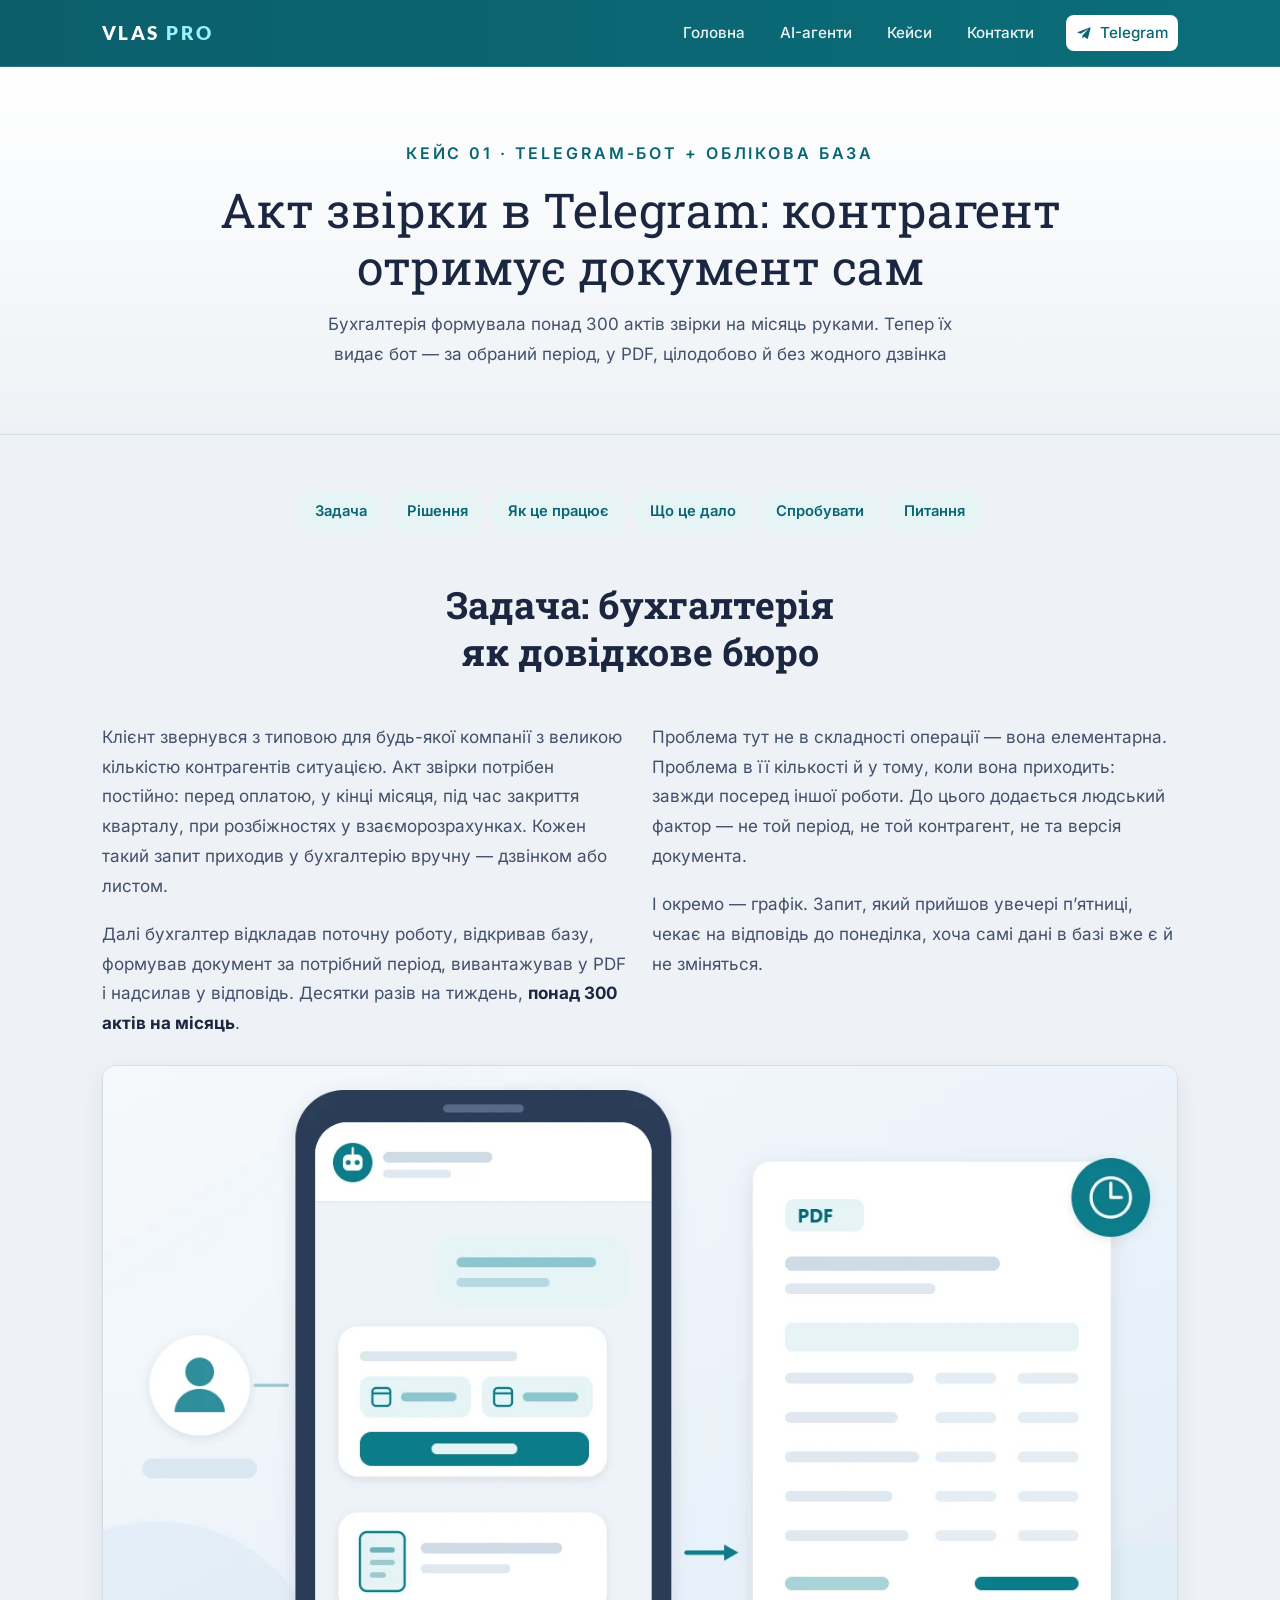
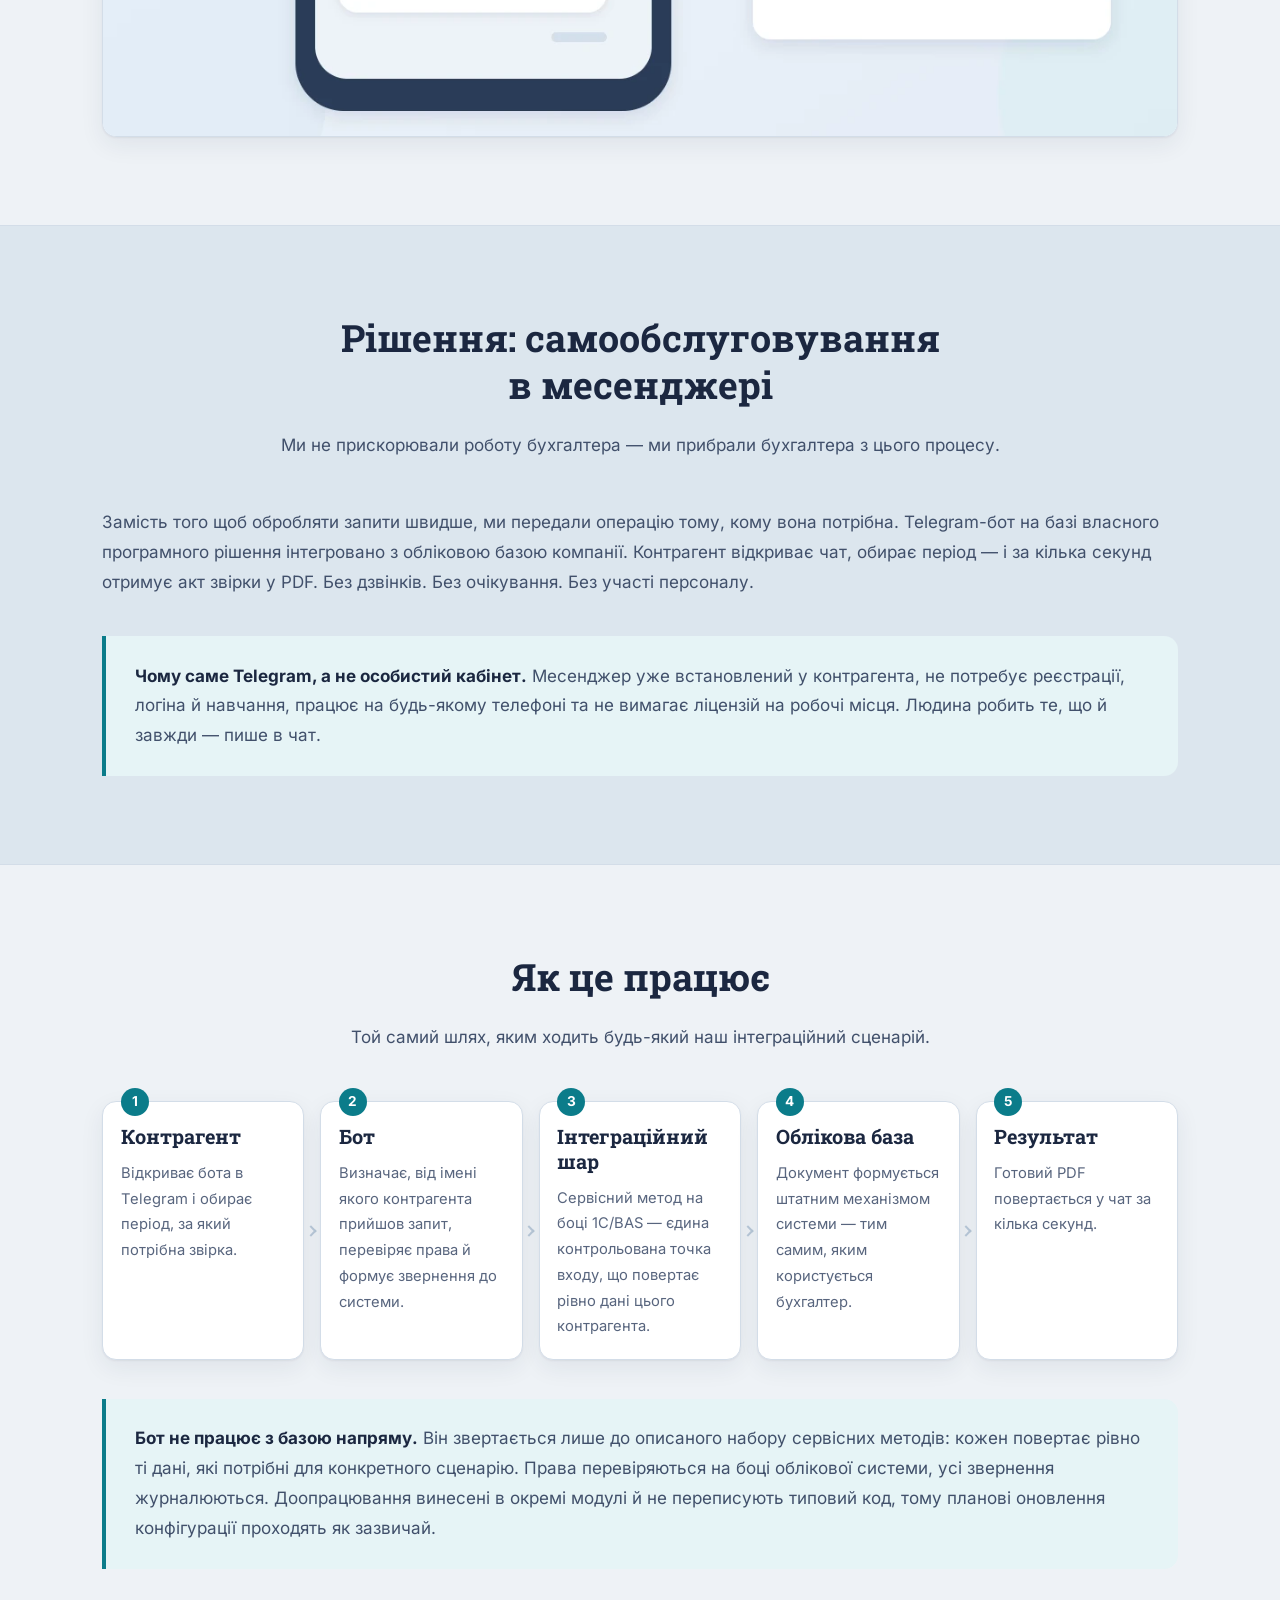
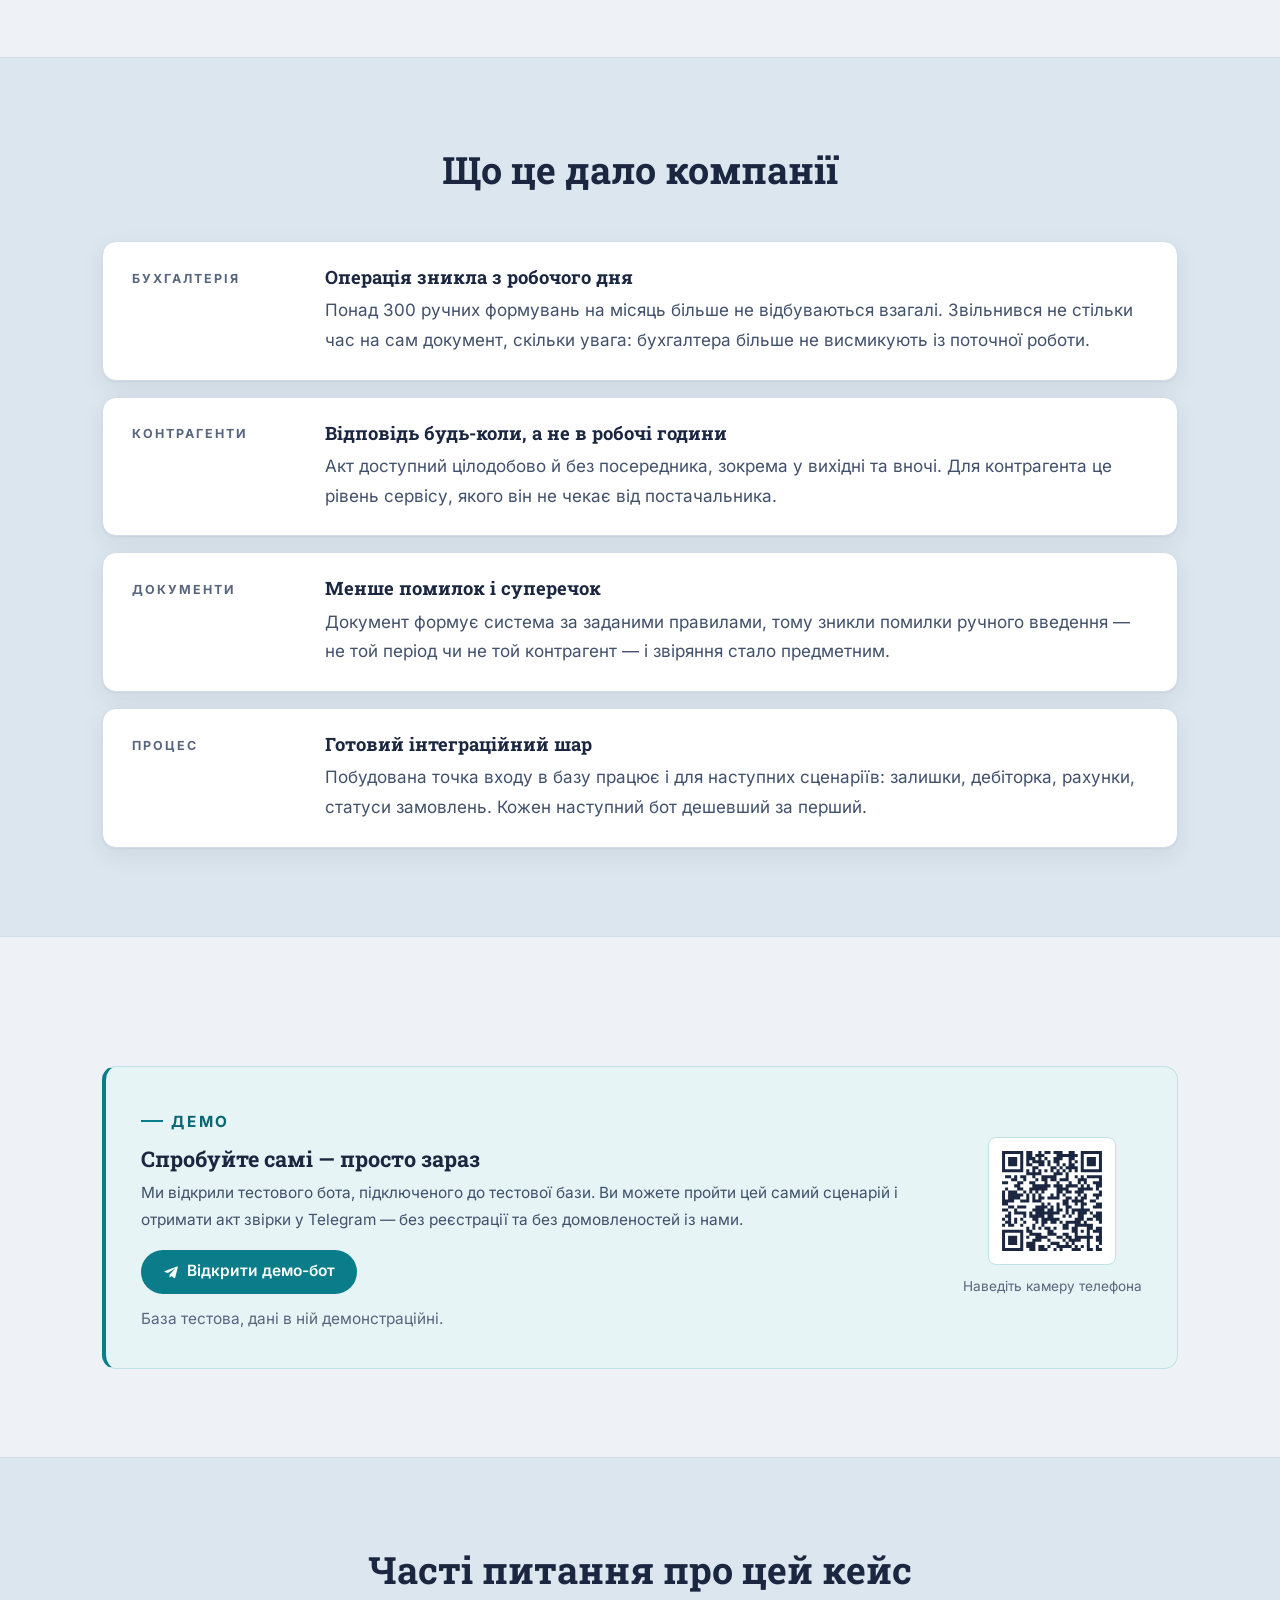
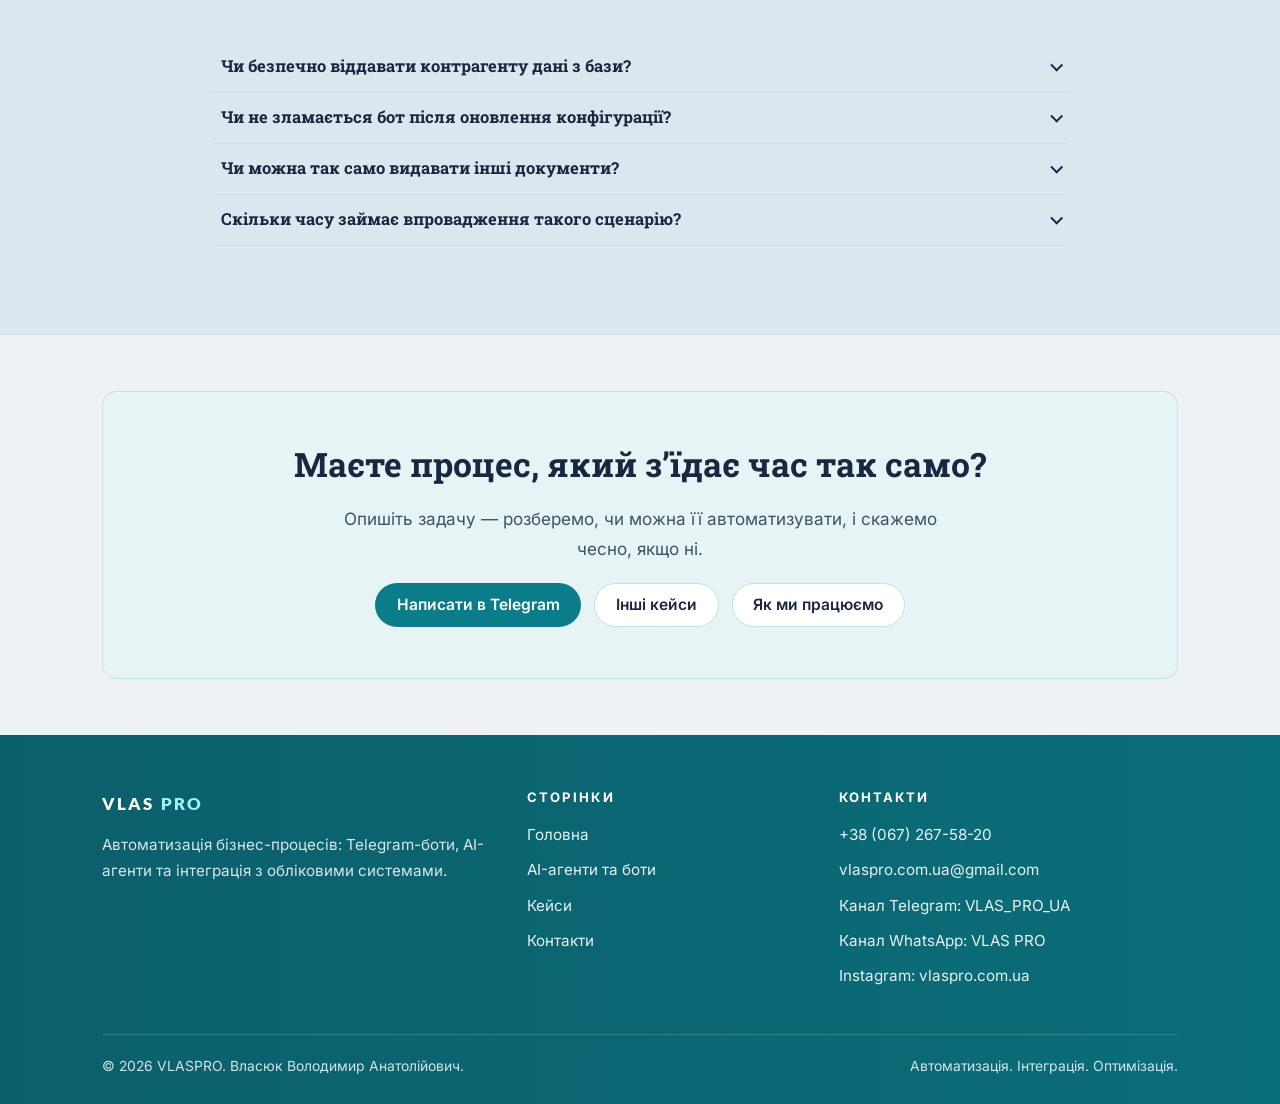
<file: akt-zvirky-telegram.html>
<!DOCTYPE html>
<html lang="uk">
<head>
<meta charset="utf-8">
<meta name="viewport" content="width=device-width, initial-scale=1">
<title>Акт звірки в Telegram з 1С/BAS — кейс VLASPRO</title>
<meta name="description" content="Кейс VLASPRO: Telegram-бот, інтегрований з обліковою базою, видає контрагентам акт звірки у PDF за обраний період — без дзвінків у бухгалтерію, цілодобово. Понад 300 актів на місяць.">
<meta name="theme-color" content="#0b5f6b">
<link rel="icon" href="favicon.svg" type="image/svg+xml">
<link rel="icon" href="favicon.png" sizes="32x32">
<link rel="apple-touch-icon" href="apple-touch-icon.png">
<meta property="og:type" content="article">
<meta property="og:site_name" content="VLASPRO">
<meta property="og:title" content="Акт звірки в Telegram з 1С/BAS — кейс VLASPRO">
<meta property="og:description" content="Контрагент сам обирає період і миттєво отримує акт звірки у PDF просто в Telegram. Як це влаштовано і що дало компанії.">
<meta property="og:url" content="https://vlaspro.com.ua/akt-zvirky-telegram">
<meta property="og:image" content="https://vlaspro.com.ua/assets/img/case-1.jpg">
<meta property="og:locale" content="uk_UA">
<meta name="twitter:card" content="summary_large_image">
<link rel="canonical" href="https://vlaspro.com.ua/akt-zvirky-telegram">
<link rel="stylesheet" href="assets/css/style.css">
<script type="application/ld+json">
{
  "@context": "https://schema.org",
  "@graph": [
    {
      "@type": "Organization",
      "@id": "https://vlaspro.com.ua/#organization",
      "name": "VLASPRO",
      "url": "https://vlaspro.com.ua/",
      "logo": "https://vlaspro.com.ua/apple-touch-icon.png",
      "email": "vlaspro.com.ua@gmail.com",
      "telephone": "+380672675820",
      "sameAs": [
        "https://t.me/VLAS_PRO_UA",
        "https://whatsapp.com/channel/0029VbALwBC1NCrLpum86T37",
        "https://www.instagram.com/vlaspro.com.ua/"
      ]
    },
    {
      "@type": "WebSite",
      "@id": "https://vlaspro.com.ua/#website",
      "url": "https://vlaspro.com.ua/",
      "name": "VLASPRO",
      "inLanguage": "uk-UA",
      "publisher": { "@id": "https://vlaspro.com.ua/#organization" }
    },
    {
      "@type": "Article",
      "@id": "https://vlaspro.com.ua/akt-zvirky-telegram#article",
      "headline": "Акт звірки в Telegram: контрагент отримує документ сам",
      "description": "Кейс VLASPRO: Telegram-бот, інтегрований з обліковою базою, видає контрагентам акт звірки у PDF за обраний період — без дзвінків у бухгалтерію, цілодобово.",
      "url": "https://vlaspro.com.ua/akt-zvirky-telegram",
      "image": "https://vlaspro.com.ua/assets/img/case-1.jpg",
      "datePublished": "2026-11-04",
      "dateModified": "2026-11-04",
      "inLanguage": "uk-UA",
      "author": { "@id": "https://vlaspro.com.ua/#organization" },
      "publisher": { "@id": "https://vlaspro.com.ua/#organization" },
      "isPartOf": { "@id": "https://vlaspro.com.ua/#website" },
      "about": {
        "@type": "Service",
        "name": "Telegram-бот для видачі актів звірки з 1С/BAS",
        "serviceType": "Автоматизація бізнес-процесів",
        "provider": { "@id": "https://vlaspro.com.ua/#organization" }
      }
    },
    {
      "@type": "FAQPage",
      "@id": "https://vlaspro.com.ua/akt-zvirky-telegram#faq",
      "inLanguage": "uk-UA",
      "mainEntity": [
        {
          "@type": "Question",
          "name": "Чи безпечно віддавати контрагенту дані з бази?",
          "acceptedAnswer": {
            "@type": "Answer",
            "text": "Контрагент не отримує доступу до бази — він отримує документ. Бот звертається до обмеженого набору сервісних методів, кожен з яких повертає дані лише того контрагента, від імені якого прийшов запит. Права перевіряються на боці облікової системи, а всі звернення журналюються."
          }
        },
        {
          "@type": "Question",
          "name": "Чи не зламається бот після оновлення конфігурації?",
          "acceptedAnswer": {
            "@type": "Answer",
            "text": "Доопрацювання винесені в окремі модулі й не переписують типовий код, тому стандартні оновлення проходять як зазвичай. Після великих релізів платформи ми перевіряємо роботу сервісів — це частина підтримки."
          }
        },
        {
          "@type": "Question",
          "name": "Чи можна так само видавати інші документи?",
          "acceptedAnswer": {
            "@type": "Answer",
            "text": "Так, і це найдешевша частина роботи. Основні витрати — на інтеграційний шар, а він уже побудований. На ту саму точку входу підключаються рахунки, накладні, залишки, дебіторка чи статус замовлення."
          }
        },
        {
          "@type": "Question",
          "name": "Скільки часу займає впровадження такого сценарію?",
          "acceptedAnswer": {
            "@type": "Answer",
            "text": "Залежить від стану бази й кількості сценаріїв. Ми починаємо з безкоштовного аудиту процесу, далі збираємо прототип на реальних даних — саме на ньому видно строк і обсяг робіт, а не на словах."
          }
        }
      ]
    },
    {
      "@type": "BreadcrumbList",
      "itemListElement": [
        { "@type": "ListItem", "position": 1, "name": "Головна", "item": "https://vlaspro.com.ua/" },
        { "@type": "ListItem", "position": 2, "name": "Кейси", "item": "https://vlaspro.com.ua/cases" },
        { "@type": "ListItem", "position": 3, "name": "Акт звірки в Telegram", "item": "https://vlaspro.com.ua/akt-zvirky-telegram" }
      ]
    }
  ]
}
</script>
</head>
<body>
<a class="skip" href="#main">Перейти до основного вмісту</a>

<header class="site-head">
  <div class="wrap site-head__inner">
    <a class="brand" href="/">VLAS<span>PRO</span></a>
    <nav class="nav" aria-label="Основна навігація">
      <a href="/">Головна</a>
      <a href="/ai-agents">AI-агенти</a>
      <a href="/cases">Кейси</a>
      <a href="/contacts">Контакти</a>
      <a class="btn btn--sm" href="https://t.me/vlsv00" target="_blank" rel="noopener">
        <svg viewBox="0 0 24 24" aria-hidden="true"><path d="M9.8 15.6 9.6 20c.4 0 .6-.2.8-.4l2-1.9 4.1 3c.8.4 1.3.2 1.5-.7L21.9 4.9c.3-1.1-.4-1.6-1.1-1.3L2.9 10.5c-1.1.4-1.1 1-.2 1.3l4.5 1.4L17.6 6.6c.5-.3.9-.1.5.2z"/></svg>
        <span class="btn__txt">Telegram</span>
      </a>
    </nav>
  </div>
</header>

<main id="main">

  <section class="pagehead">
    <div class="wrap">
      <span class="kicker">Кейс 01 · Telegram-бот + облікова база</span>
      <h1>Акт звірки в Telegram: контрагент отримує документ сам</h1>
      <p>Бухгалтерія формувала понад 300 актів звірки на місяць руками. Тепер їх видає бот —
        за обраний період, у PDF, цілодобово й без жодного дзвінка</p>
    </div>
  </section>

  <nav class="section section--tight jump" aria-label="Розділи сторінки">
    <div class="wrap">
      <ul class="jump__list">
        <li><a href="#task">Задача</a></li>
        <li><a href="#solution">Рішення</a></li>
        <li><a href="#how">Як це працює</a></li>
        <li><a href="#result">Що це дало</a></li>
        <li><a href="#demo">Спробувати</a></li>
        <li><a href="#faq">Питання</a></li>
      </ul>
    </div>
  </nav>

  <section class="section section--top-0" id="task" aria-labelledby="task-h">
    <div class="wrap">
      <div class="section__head">
        <h2 id="task-h">Задача: бухгалтерія як довідкове бюро</h2>
      </div>

      <div class="grid grid--2">
        <div>
          <p>Клієнт звернувся з типовою для будь-якої компанії з великою кількістю контрагентів
            ситуацією. Акт звірки потрібен постійно: перед оплатою, у кінці місяця, під час
            закриття кварталу, при розбіжностях у взаєморозрахунках. Кожен такий запит приходив
            у бухгалтерію вручну — дзвінком або листом.</p>
          <p>Далі бухгалтер відкладав поточну роботу, відкривав базу, формував документ за
            потрібний період, вивантажував у PDF і надсилав у відповідь. Десятки разів на тиждень,
            <strong>понад 300 актів на місяць</strong>.</p>
        </div>
        <div>
          <p>Проблема тут не в складності операції — вона елементарна. Проблема в її кількості
            й у тому, коли вона приходить: завжди посеред іншої роботи. До цього додається
            людський фактор — не той період, не той контрагент, не та версія документа.</p>
          <p>І окремо — графік. Запит, який прийшов увечері п&rsquo;ятниці, чекає на відповідь
            до понеділка, хоча самі дані в базі вже є й не зміняться.</p>
        </div>
      </div>

      <figure class="case__media" style="margin-top: 1.6rem;">
        <picture>
          <source srcset="assets/img/case-1.webp" type="image/webp">
          <img src="assets/img/case-1.jpg" width="1200" height="750" loading="lazy"
               alt="Акт звірки у Telegram: контрагент отримує PDF-документ у чаті без участі бухгалтера.">
        </picture>
      </figure>
    </div>
  </section>

  <section class="section section--alt" id="solution" aria-labelledby="solution-h">
    <div class="wrap">
      <div class="section__head">
        <h2 id="solution-h">Рішення: самообслуговування в месенджері</h2>
        <p>Ми не прискорювали роботу бухгалтера — ми прибрали бухгалтера з цього процесу.</p>
      </div>

      <p>Замість того щоб обробляти запити швидше, ми передали операцію тому, кому вона потрібна.
        Telegram-бот на базі власного програмного рішення інтегровано з обліковою базою компанії.
        Контрагент відкриває чат, обирає період — і за кілька секунд отримує акт звірки у PDF.
        Без дзвінків. Без очікування. Без участі персоналу.</p>

      <div class="callout">
        <p><strong>Чому саме Telegram, а не особистий кабінет.</strong> Месенджер уже встановлений
          у контрагента, не потребує реєстрації, логіна й навчання, працює на будь-якому телефоні
          та не вимагає ліцензій на робочі місця. Людина робить те, що й завжди — пише в чат.</p>
      </div>
    </div>
  </section>

  <section class="section" id="how" aria-labelledby="how-h">
    <div class="wrap">
      <div class="section__head">
        <h2 id="how-h">Як це працює</h2>
        <p>Той самий шлях, яким ходить будь-який наш інтеграційний сценарій.</p>
      </div>

      <ol class="flow">
        <li class="flow__step">
          <span class="flow__num">1</span>
          <h3>Контрагент</h3>
          <p>Відкриває бота в Telegram і обирає період, за який потрібна звірка.</p>
        </li>
        <li class="flow__step">
          <span class="flow__num">2</span>
          <h3>Бот</h3>
          <p>Визначає, від імені якого контрагента прийшов запит, перевіряє права
            й формує звернення до системи.</p>
        </li>
        <li class="flow__step">
          <span class="flow__num">3</span>
          <h3>Інтеграційний шар</h3>
          <p>Сервісний метод на боці 1С/BAS — єдина контрольована точка входу,
            що повертає рівно дані цього контрагента.</p>
        </li>
        <li class="flow__step">
          <span class="flow__num">4</span>
          <h3>Облікова база</h3>
          <p>Документ формується штатним механізмом системи — тим самим, яким користується
            бухгалтер.</p>
        </li>
        <li class="flow__step">
          <span class="flow__num">5</span>
          <h3>Результат</h3>
          <p>Готовий PDF повертається у чат за кілька секунд.</p>
        </li>
      </ol>

      <div class="callout">
        <p><strong>Бот не працює з базою напряму.</strong> Він звертається лише до описаного набору
          сервісних методів: кожен повертає рівно ті дані, які потрібні для конкретного сценарію.
          Права перевіряються на боці облікової системи, усі звернення журналюються. Доопрацювання
          винесені в окремі модулі й не переписують типовий код, тому планові оновлення конфігурації
          проходять як зазвичай.</p>
      </div>
    </div>
  </section>

  <section class="section section--alt" id="result" aria-labelledby="result-h">
    <div class="wrap">
      <div class="section__head">
        <h2 id="result-h">Що це дало компанії</h2>
      </div>

      <ul class="gains">
        <li class="gain">
          <p class="gain__tag">Бухгалтерія</p>
          <div class="gain__body">
            <h3>Операція зникла з робочого дня</h3>
            <p>Понад 300 ручних формувань на місяць більше не відбуваються взагалі. Звільнився
              не стільки час на сам документ, скільки увага: бухгалтера більше не висмикують
              із поточної роботи.</p>
          </div>
        </li>
        <li class="gain">
          <p class="gain__tag">Контрагенти</p>
          <div class="gain__body">
            <h3>Відповідь будь-коли, а не в робочі години</h3>
            <p>Акт доступний цілодобово й без посередника, зокрема у вихідні та вночі.
              Для контрагента це рівень сервісу, якого він не чекає від постачальника.</p>
          </div>
        </li>
        <li class="gain">
          <p class="gain__tag">Документи</p>
          <div class="gain__body">
            <h3>Менше помилок і суперечок</h3>
            <p>Документ формує система за заданими правилами, тому зникли помилки ручного
              введення — не той період чи не той контрагент — і звіряння стало предметним.</p>
          </div>
        </li>
        <li class="gain">
          <p class="gain__tag">Процес</p>
          <div class="gain__body">
            <h3>Готовий інтеграційний шар</h3>
            <p>Побудована точка входу в базу працює і для наступних сценаріїв: залишки,
              дебіторка, рахунки, статуси замовлень. Кожен наступний бот дешевший за перший.</p>
          </div>
        </li>
      </ul>
    </div>
  </section>

  <section class="section" id="demo" aria-labelledby="demo-h">
    <div class="wrap">
      <div class="trybot trybot--wide">
        <div class="trybot__main">
          <p class="trybot__tag">Демо</p>
          <h2 id="demo-h">Спробуйте самі — просто зараз</h2>
          <p>Ми відкрили тестового бота, підключеного до тестової бази. Ви можете пройти цей самий
            сценарій і отримати акт звірки у Telegram — без реєстрації та без домовленостей із нами.</p>
          <a class="btn trybot__btn" href="https://t.me/demo_ai_agent_vps_bot?start=case1"
             target="_blank" rel="noopener">
            <svg viewBox="0 0 24 24" aria-hidden="true"><path d="M9.8 15.6 9.6 20c.4 0 .6-.2.8-.4l2-1.9 4.1 3c.8.4 1.3.2 1.5-.7L21.9 4.9c.3-1.1-.4-1.6-1.1-1.3L2.9 10.5c-1.1.4-1.1 1-.2 1.3l4.5 1.4L17.6 6.6c.5-.3.9-.1.5.2z"/></svg>
            Відкрити демо-бот
          </a>
          <p class="trybot__note">База тестова, дані в ній демонстраційні.</p>
        </div>
        <div class="trybot__qr">
          <img src="assets/img/demo-bot-qr.svg" width="370" height="370" loading="lazy"
               alt="QR-код на демо-бот VLASPRO у Telegram: t.me/demo_ai_agent_vps_bot">
          <p>Наведіть камеру телефона</p>
        </div>
      </div>
    </div>
  </section>

  <section class="section section--alt" id="faq" aria-labelledby="faq-h">
    <div class="wrap">
      <div class="section__head">
        <h2 id="faq-h">Часті питання про цей кейс</h2>
      </div>

      <div class="faq">
        <details class="more">
          <summary>Чи безпечно віддавати контрагенту дані з бази?</summary>
          <div class="more__body">
            <p>Контрагент не отримує доступу до бази — він отримує документ. Бот звертається
              до обмеженого набору сервісних методів, кожен з яких повертає дані лише того
              контрагента, від імені якого прийшов запит. Права перевіряються на боці облікової
              системи, а всі звернення журналюються.</p>
          </div>
        </details>

        <details class="more">
          <summary>Чи не зламається бот після оновлення конфігурації?</summary>
          <div class="more__body">
            <p>Доопрацювання винесені в окремі модулі й не переписують типовий код, тому стандартні
              оновлення проходять як зазвичай. Після великих релізів платформи ми перевіряємо роботу
              сервісів — це частина підтримки.</p>
          </div>
        </details>

        <details class="more">
          <summary>Чи можна так само видавати інші документи?</summary>
          <div class="more__body">
            <p>Так, і це найдешевша частина роботи. Основні витрати — на інтеграційний шар,
              а він уже побудований. На ту саму точку входу підключаються рахунки, накладні,
              залишки, дебіторка чи статус замовлення.</p>
          </div>
        </details>

        <details class="more">
          <summary>Скільки часу займає впровадження такого сценарію?</summary>
          <div class="more__body">
            <p>Залежить від стану бази й кількості сценаріїв. Ми починаємо з безкоштовного аудиту
              процесу, далі збираємо прототип на реальних даних — саме на ньому видно строк
              і обсяг робіт, а не на словах.</p>
          </div>
        </details>
      </div>
    </div>
  </section>

  <section class="section section--tight" aria-labelledby="cta-h">
    <div class="wrap">
      <div class="cta">
        <h2 id="cta-h">Маєте процес, який з&rsquo;їдає час так само?</h2>
        <p>Опишіть задачу — розберемо, чи можна її автоматизувати, і скажемо чесно, якщо ні.</p>
        <div class="hero__actions">
          <a class="btn" href="https://t.me/vlsv00" target="_blank" rel="noopener">Написати в Telegram</a>
          <a class="btn btn--onlight" href="/cases">Інші кейси</a>
          <a class="btn btn--onlight" href="/ai-agents">Як ми працюємо</a>
        </div>
      </div>
    </div>
  </section>

</main>

<footer class="site-foot">
  <div class="wrap">
    <div class="site-foot__grid">
      <div>
        <span class="brand">VLAS<span>PRO</span></span>
        <p>Автоматизація бізнес-процесів: Telegram-боти, AI-агенти та інтеграція з обліковими системами.</p>
      </div>
      <div>
        <h2>Сторінки</h2>
        <ul>
          <li><a href="/">Головна</a></li>
          <li><a href="/ai-agents">AI-агенти та боти</a></li>
          <li><a href="/cases">Кейси</a></li>
          <li><a href="/contacts">Контакти</a></li>
        </ul>
      </div>
      <div>
        <h2>Контакти</h2>
        <ul>
          <li><a href="tel:+380672675820">+38 (067) 267-58-20</a></li>
          <li><a href="mailto:vlaspro.com.ua@gmail.com">vlaspro.com.ua@gmail.com</a></li>
          <li><a href="https://t.me/VLAS_PRO_UA" target="_blank" rel="noopener">Канал Telegram: VLAS_PRO_UA</a></li>
          <li><a href="https://whatsapp.com/channel/0029VbALwBC1NCrLpum86T37" target="_blank" rel="noopener">Канал WhatsApp: VLAS PRO</a></li>
          <li><a href="https://www.instagram.com/vlaspro.com.ua/" target="_blank" rel="noopener">Instagram: vlaspro.com.ua</a></li>
        </ul>
      </div>
    </div>
    <div class="site-foot__bottom">
      <span>© 2026 VLASPRO. Власюк Володимир Анатолійович.</span>
      <span>Автоматизація. Інтеграція. Оптимізація.</span>
    </div>
  </div>
</footer>

<script src="assets/js/main.js" defer></script>
</body>
</html>
</file>
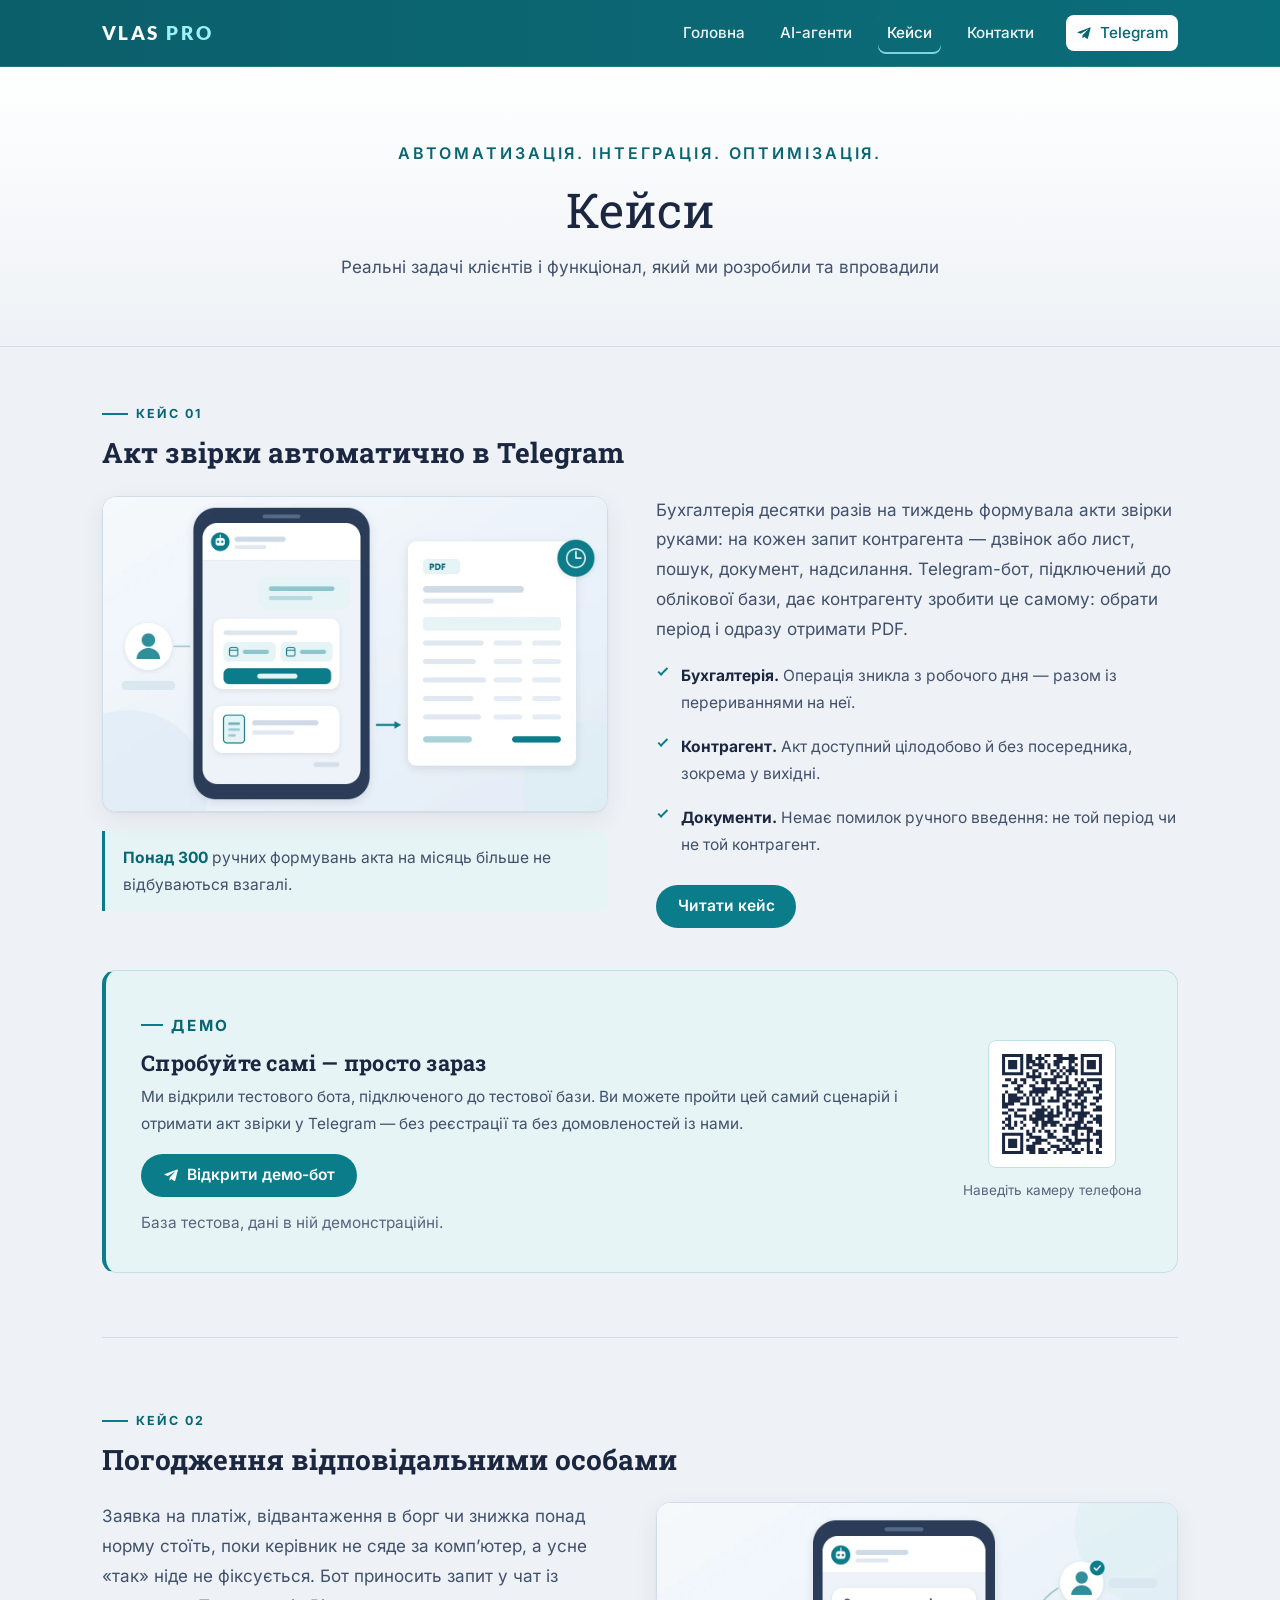
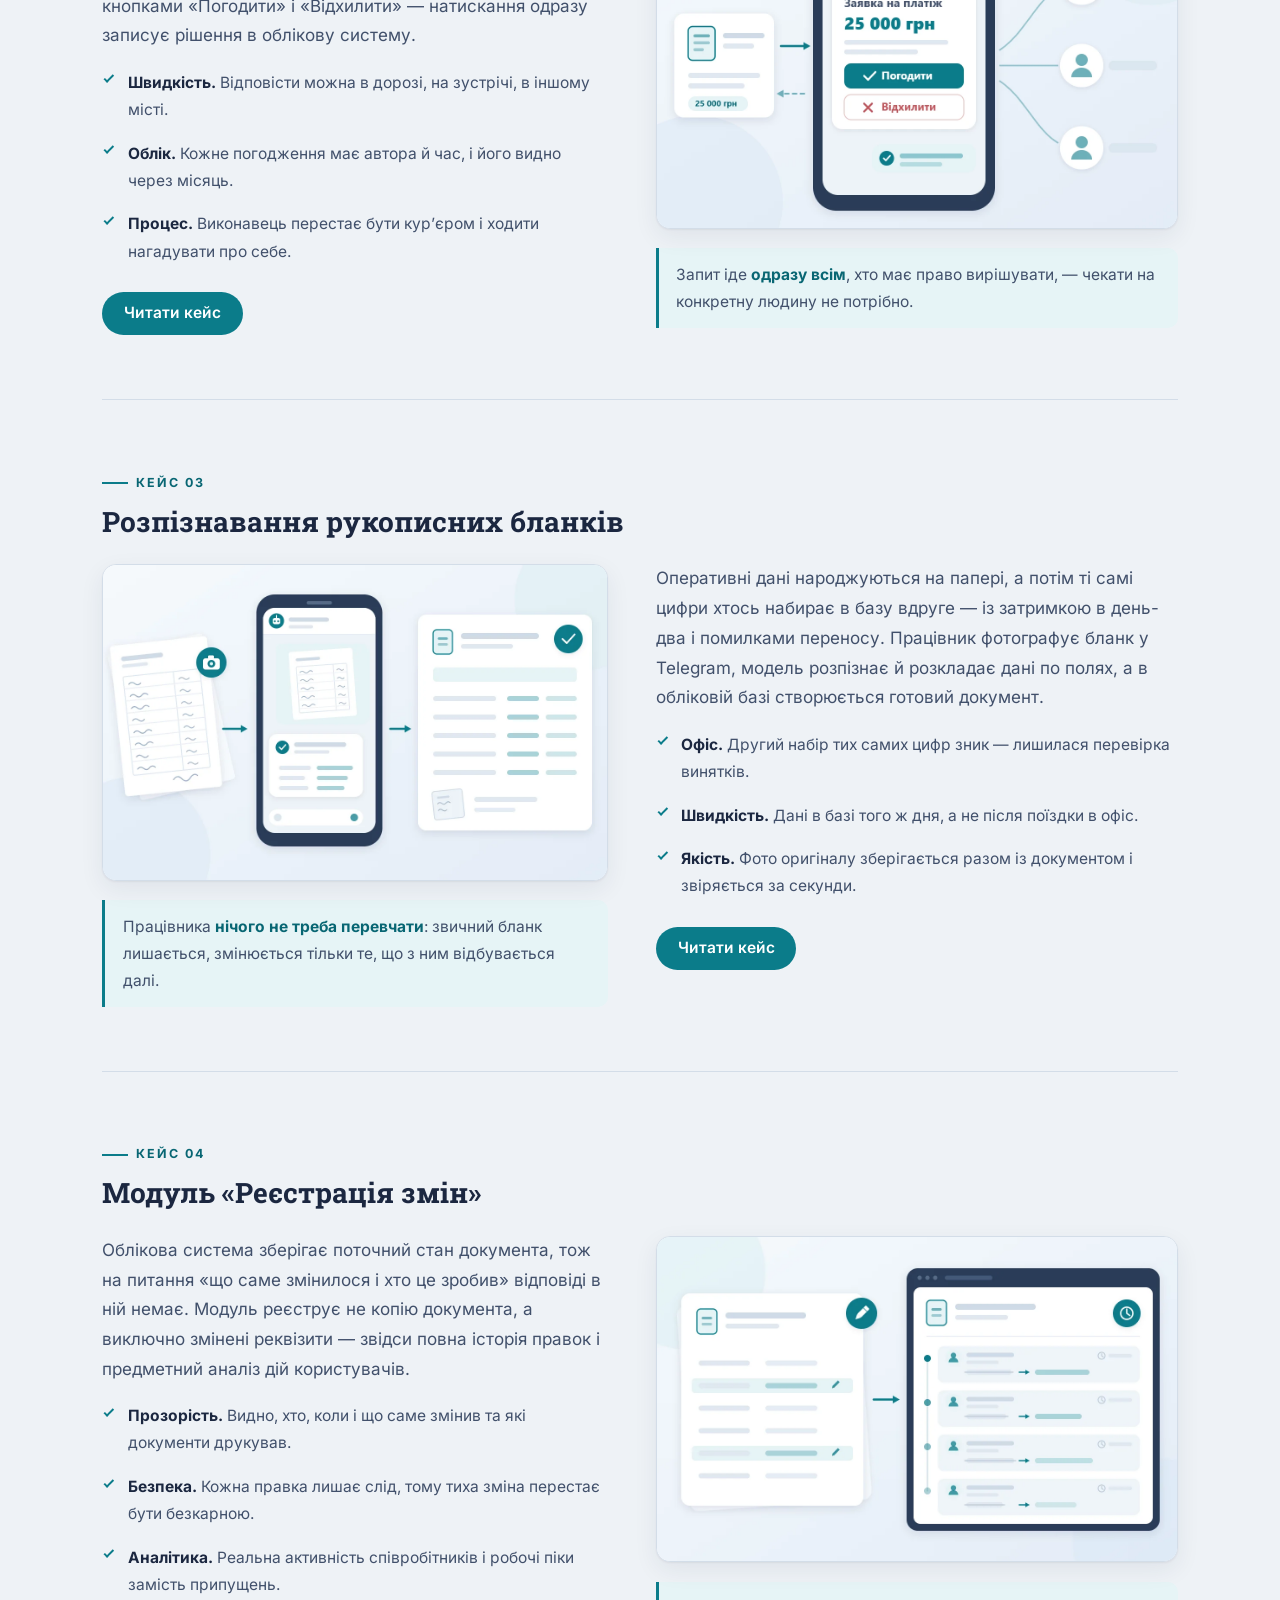
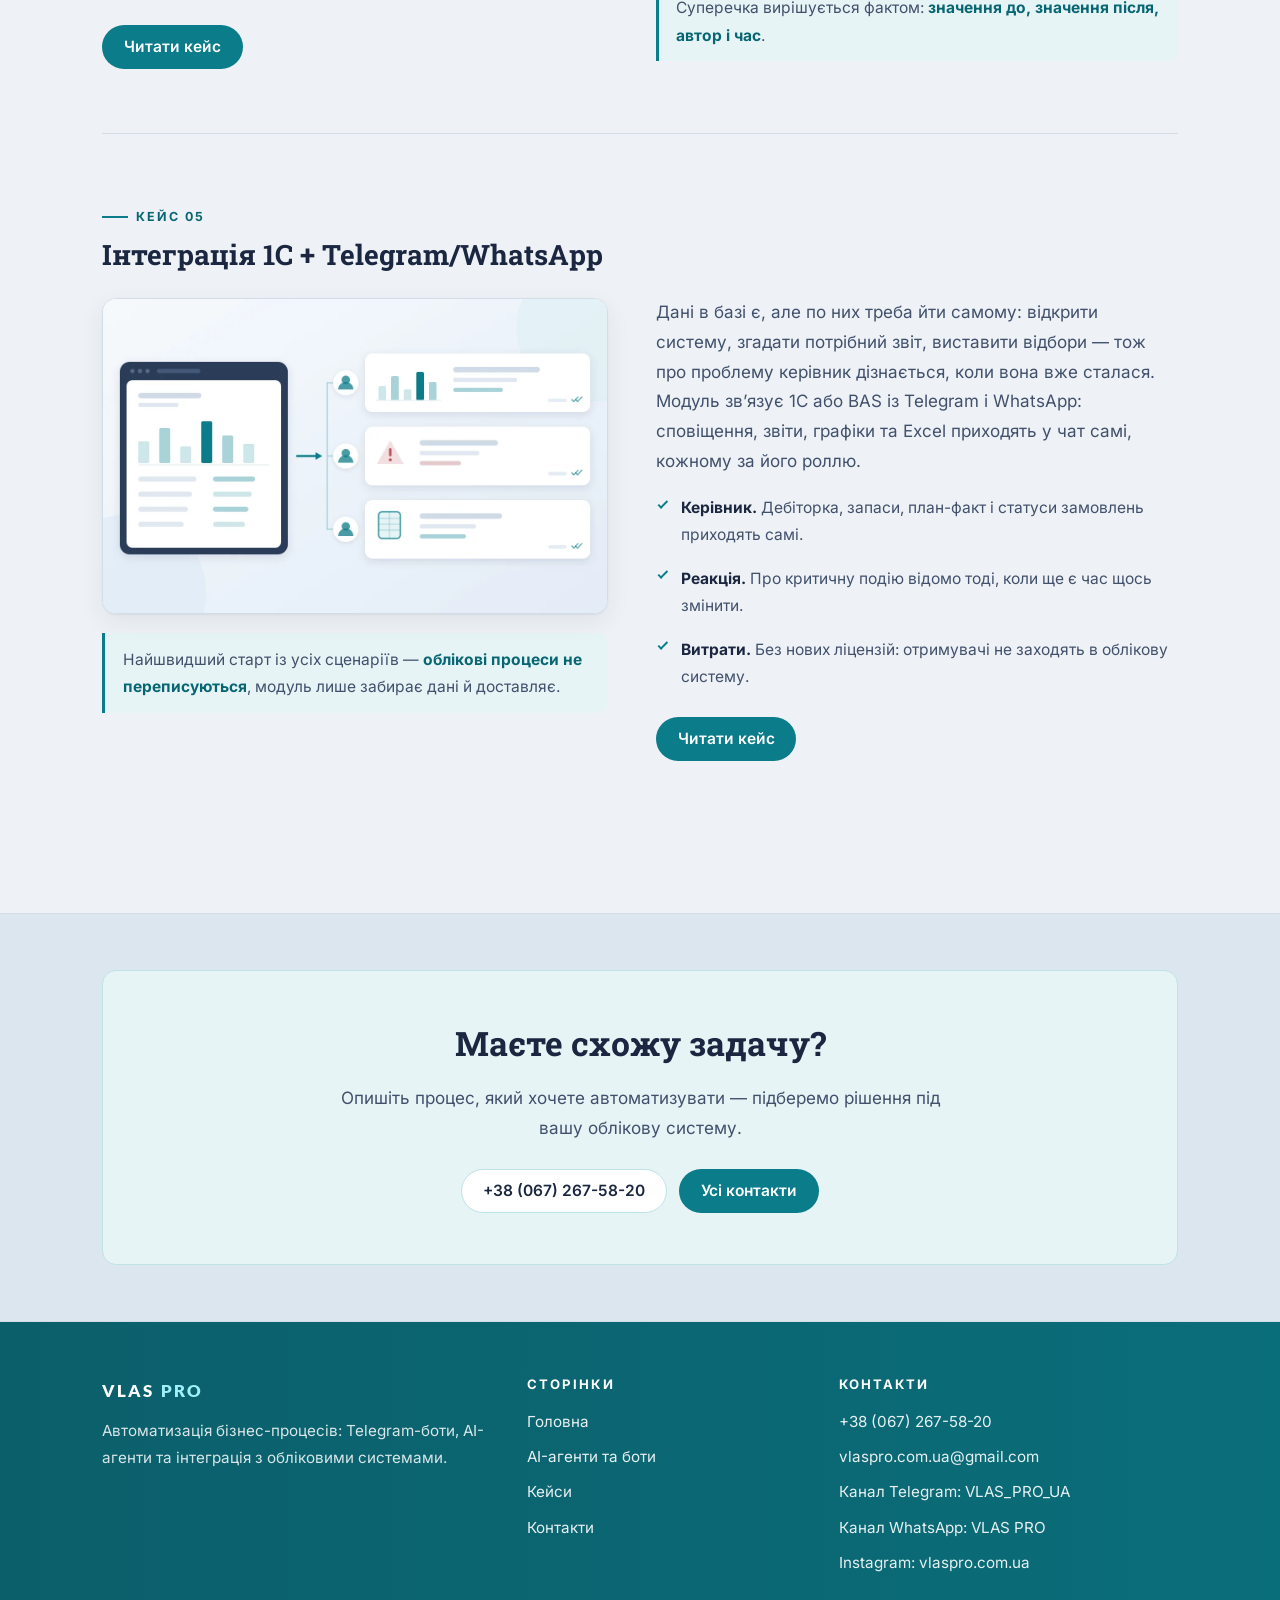
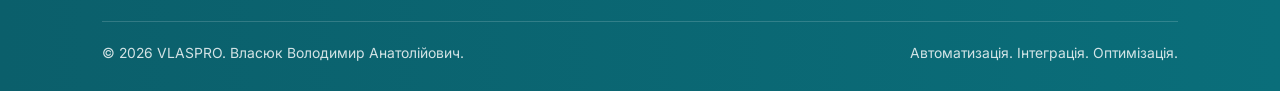
<file: cases.html>
<!DOCTYPE html>
<html lang="uk">
<head>
<meta charset="utf-8">
<meta name="viewport" content="width=device-width, initial-scale=1">
<title>Кейси: Telegram-боти та AI-агенти для 1С/BAS — VLASPRO</title>
<meta name="description" content="Кейси VLASPRO: акт звірки в Telegram, погодження відповідальними особами, розпізнавання рукописних бланків, модуль «Реєстрація змін», інтеграція 1С з Telegram/WhatsApp.">
<meta name="theme-color" content="#0b5f6b">
<link rel="icon" href="favicon.svg" type="image/svg+xml">
<link rel="icon" href="favicon.png" sizes="32x32">
<link rel="apple-touch-icon" href="apple-touch-icon.png">
<meta property="og:type" content="website">
<meta property="og:site_name" content="VLASPRO">
<meta property="og:title" content="Кейси: Telegram-боти та AI-агенти для 1С/BAS — VLASPRO">
<meta property="og:description" content="Реальні задачі клієнтів і функціонал, який ми впровадили.">
<meta property="og:url" content="https://vlaspro.com.ua/cases">
<meta property="og:image" content="https://vlaspro.com.ua/assets/img/case-1.jpg">
<meta property="og:locale" content="uk_UA">
<meta name="twitter:card" content="summary_large_image">
<link rel="canonical" href="https://vlaspro.com.ua/cases">
<link rel="stylesheet" href="assets/css/style.css">
<script type="application/ld+json">
{
  "@context": "https://schema.org",
  "@graph": [
    {
      "@type": "Organization",
      "@id": "https://vlaspro.com.ua/#organization",
      "name": "VLASPRO",
      "url": "https://vlaspro.com.ua/",
      "logo": "https://vlaspro.com.ua/apple-touch-icon.png",
      "email": "vlaspro.com.ua@gmail.com",
      "telephone": "+380672675820",
      "sameAs": [
        "https://t.me/VLAS_PRO_UA",
        "https://whatsapp.com/channel/0029VbALwBC1NCrLpum86T37",
        "https://www.instagram.com/vlaspro.com.ua/"
      ]
    },
    {
      "@type": "WebSite",
      "@id": "https://vlaspro.com.ua/#website",
      "url": "https://vlaspro.com.ua/",
      "name": "VLASPRO",
      "inLanguage": "uk-UA",
      "publisher": { "@id": "https://vlaspro.com.ua/#organization" }
    },
    {
      "@type": "CollectionPage",
      "@id": "https://vlaspro.com.ua/cases#webpage",
      "url": "https://vlaspro.com.ua/cases",
      "name": "Кейси: Telegram-боти та AI-агенти для 1С/BAS — VLASPRO",
      "description": "Кейси VLASPRO: акт звірки в Telegram, погодження відповідальними особами, розпізнавання рукописних бланків, модуль «Реєстрація змін», інтеграція 1С з Telegram/WhatsApp.",
      "isPartOf": { "@id": "https://vlaspro.com.ua/#website" },
      "about": { "@id": "https://vlaspro.com.ua/#organization" },
      "inLanguage": "uk-UA"
    },
    {
      "@type": "BreadcrumbList",
      "itemListElement": [
        { "@type": "ListItem", "position": 1, "name": "Головна", "item": "https://vlaspro.com.ua/" },
        { "@type": "ListItem", "position": 2, "name": "Кейси", "item": "https://vlaspro.com.ua/cases" }
      ]
    }
  ]
}
</script>
</head>
<body>
<a class="skip" href="#main">Перейти до основного вмісту</a>

<header class="site-head">
  <div class="wrap site-head__inner">
    <a class="brand" href="/">VLAS<span>PRO</span></a>
    <nav class="nav" aria-label="Основна навігація">
      <a href="/">Головна</a>
      <a href="/ai-agents">AI-агенти</a>
      <a href="/cases" aria-current="page">Кейси</a>
      <a href="/contacts">Контакти</a>
      <a class="btn btn--sm" href="https://t.me/vlsv00" target="_blank" rel="noopener">
        <svg viewBox="0 0 24 24" aria-hidden="true"><path d="M9.8 15.6 9.6 20c.4 0 .6-.2.8-.4l2-1.9 4.1 3c.8.4 1.3.2 1.5-.7L21.9 4.9c.3-1.1-.4-1.6-1.1-1.3L2.9 10.5c-1.1.4-1.1 1-.2 1.3l4.5 1.4L17.6 6.6c.5-.3.9-.1.5.2z"/></svg>
        <span class="btn__txt">Telegram</span>
      </a>
    </nav>
  </div>
</header>

<main id="main">

  <section class="pagehead">
    <div class="wrap">
      <span class="kicker">Автоматизація. Інтеграція. Оптимізація.</span>
      <h1>Кейси</h1>
      <p>Реальні задачі клієнтів і функціонал, який ми розробили та впровадили</p>
    </div>
  </section>

  <div class="section section--top-0">
    <div class="wrap">

      <!-- ================= КЕЙС 1 ================= -->
      <article class="case" id="case-1">
        <div class="case__head">
          <p class="case__badge">Кейс 01</p>
          <h2>Акт звірки автоматично в Telegram</h2>
        </div>
        <div class="case__grid">
          <div class="case__col">
            <figure class="case__media">
              <picture>
                <source srcset="assets/img/case-1.webp" type="image/webp">
                <img src="assets/img/case-1.jpg" width="1200" height="750" alt="Контрагент обирає період у Telegram-боті й одразу отримує акт звірки у PDF — цілодобово, без участі бухгалтера.">
              </picture>
            </figure>
            <p class="case__result"><b>Понад 300</b> ручних формувань акта на місяць більше не відбуваються взагалі.</p>
          </div>
          <div class="case__body">
            <p class="case__lede">Бухгалтерія десятки разів на тиждень формувала акти звірки руками: на кожен
              запит контрагента — дзвінок або лист, пошук, документ, надсилання. Telegram-бот, підключений
              до облікової бази, дає контрагенту зробити це самому: обрати період і одразу отримати PDF.</p>
            <ul class="case__gains">
              <li><b>Бухгалтерія.</b> Операція зникла з робочого дня — разом із перериваннями на неї.</li>
              <li><b>Контрагент.</b> Акт доступний цілодобово й без посередника, зокрема у вихідні.</li>
              <li><b>Документи.</b> Немає помилок ручного введення: не той період чи не той контрагент.</li>
            </ul>
            <p><a class="btn" href="/akt-zvirky-telegram">Читати кейс</a></p>
          </div>
        </div>

        <!-- ---- демо-бот: на всю ширину, під колонками кейсу ---- -->
        <div class="trybot trybot--wide">
          <div class="trybot__main">
            <p class="trybot__tag">Демо</p>
            <h3>Спробуйте самі — просто зараз</h3>
            <p>Ми відкрили тестового бота, підключеного до тестової бази. Ви можете пройти цей самий
              сценарій і отримати акт звірки у Telegram — без реєстрації та без домовленостей із нами.</p>
            <a class="btn trybot__btn" href="https://t.me/demo_ai_agent_vps_bot?start=case1"
               target="_blank" rel="noopener">
              <svg viewBox="0 0 24 24" aria-hidden="true"><path d="M9.8 15.6 9.6 20c.4 0 .6-.2.8-.4l2-1.9 4.1 3c.8.4 1.3.2 1.5-.7L21.9 4.9c.3-1.1-.4-1.6-1.1-1.3L2.9 10.5c-1.1.4-1.1 1-.2 1.3l4.5 1.4L17.6 6.6c.5-.3.9-.1.5.2z"/></svg>
              Відкрити демо-бот
            </a>
            <p class="trybot__note">База тестова, дані в ній демонстраційні.</p>
          </div>
          <div class="trybot__qr">
            <img src="assets/img/demo-bot-qr.svg" width="370" height="370"
                 alt="QR-код на демо-бот VLASPRO у Telegram: t.me/demo_ai_agent_vps_bot">
            <p>Наведіть камеру телефона</p>
          </div>
        </div>
      </article>

      <!-- ================= КЕЙС 2 ================= -->
      <article class="case case--flip" id="case-2">
        <div class="case__head">
          <p class="case__badge">Кейс 02</p>
          <h2>Погодження відповідальними особами</h2>
        </div>
        <div class="case__grid">
          <div class="case__col">
            <figure class="case__media">
              <picture>
                <source srcset="assets/img/case-2.webp" type="image/webp">
                <img src="assets/img/case-2.jpg" width="1200" height="750" loading="lazy" alt="Погодження відповідальними особами: заявка на платіж у Telegram з кнопками «Погодити» або «Відхилити».">
              </picture>
            </figure>
            <p class="case__result">Запит іде <b>одразу всім</b>, хто має право вирішувати, — чекати на конкретну людину не потрібно.</p>
          </div>
          <div class="case__body">
            <p class="case__lede">Заявка на платіж, відвантаження в борг чи знижка понад норму стоїть, поки
              керівник не сяде за комп&rsquo;ютер, а усне «так» ніде не фіксується. Бот приносить запит у чат
              із кнопками «Погодити» і «Відхилити» — натискання одразу записує рішення в облікову систему.</p>
            <ul class="case__gains">
              <li><b>Швидкість.</b> Відповісти можна в дорозі, на зустрічі, в іншому місті.</li>
              <li><b>Облік.</b> Кожне погодження має автора й час, і його видно через місяць.</li>
              <li><b>Процес.</b> Виконавець перестає бути кур&rsquo;єром і ходити нагадувати про себе.</li>
            </ul>
            <p><a class="btn" href="/pohodzhennya-telegram">Читати кейс</a></p>
          </div>
        </div>
      </article>

      <!-- ================= КЕЙС 3 ================= -->
      <article class="case" id="case-3">
        <div class="case__head">
          <p class="case__badge">Кейс 03</p>
          <h2>Розпізнавання рукописних бланків</h2>
        </div>
        <div class="case__grid">
          <div class="case__col">
            <figure class="case__media">
              <picture>
                <source srcset="assets/img/case-3.webp" type="image/webp">
                <img src="assets/img/case-3.jpg" width="1200" height="750" loading="lazy" alt="Рукописний бланк — фото у Telegram — готовий документ в обліковій базі.">
              </picture>
            </figure>
            <p class="case__result">Працівника <b>нічого не треба перевчати</b>: звичний бланк лишається, змінюється тільки те, що з ним відбувається далі.</p>
          </div>
          <div class="case__body">
            <p class="case__lede">Оперативні дані народжуються на папері, а потім ті самі цифри хтось набирає
              в базу вдруге — із затримкою в день-два і помилками переносу. Працівник фотографує бланк
              у Telegram, модель розпізнає й розкладає дані по полях, а в обліковій базі створюється
              готовий документ.</p>
            <ul class="case__gains">
              <li><b>Офіс.</b> Другий набір тих самих цифр зник — лишилася перевірка винятків.</li>
              <li><b>Швидкість.</b> Дані в базі того ж дня, а не після поїздки в офіс.</li>
              <li><b>Якість.</b> Фото оригіналу зберігається разом із документом і звіряється за секунди.</li>
            </ul>
            <p><a class="btn" href="/rozpiznavannya-blankiv">Читати кейс</a></p>
          </div>
        </div>
      </article>

      <!-- ================= КЕЙС 4 ================= -->
      <article class="case case--flip" id="case-4">
        <div class="case__head">
          <p class="case__badge">Кейс 04</p>
          <h2>Модуль «Реєстрація змін»</h2>
        </div>
        <div class="case__grid">
          <div class="case__col">
            <figure class="case__media">
              <picture>
                <source srcset="assets/img/case-4.webp" type="image/webp">
                <img src="assets/img/case-4.jpg" width="1200" height="750" loading="lazy" alt="Виправлені реквізити документа і журнал змін: хто, коли, значення до і після.">
              </picture>
            </figure>
            <p class="case__result">Суперечка вирішується фактом: <b>значення до, значення після, автор і час</b>.</p>
          </div>
          <div class="case__body">
            <p class="case__lede">Облікова система зберігає поточний стан документа, тож на питання «що саме
              змінилося і хто це зробив» відповіді в ній немає. Модуль реєструє не копію документа,
              а виключно змінені реквізити — звідси повна історія правок і предметний аналіз дій
              користувачів.</p>
            <ul class="case__gains">
              <li><b>Прозорість.</b> Видно, хто, коли і що саме змінив та які документи друкував.</li>
              <li><b>Безпека.</b> Кожна правка лишає слід, тому тиха зміна перестає бути безкарною.</li>
              <li><b>Аналітика.</b> Реальна активність співробітників і робочі піки замість припущень.</li>
            </ul>
            <p><a class="btn" href="/reyestratsiya-zmin">Читати кейс</a></p>
          </div>
        </div>
      </article>

      <!-- ================= КЕЙС 5 ================= -->
      <article class="case" id="case-5">
        <div class="case__head">
          <p class="case__badge">Кейс 05</p>
          <h2>Інтеграція 1С + Telegram/WhatsApp</h2>
        </div>
        <div class="case__grid">
          <div class="case__col">
            <figure class="case__media">
              <picture>
                <source srcset="assets/img/case-5.webp" type="image/webp">
                <img src="assets/img/case-5.jpg" width="1200" height="750" loading="lazy" alt="Облікова база роздає дані в чати: звіт із графіком, попередження про критичну подію і файл Excel — кожне своєму отримувачу.">
              </picture>
            </figure>
            <p class="case__result">Найшвидший старт із усіх сценаріїв — <b>облікові процеси не переписуються</b>, модуль лише забирає дані й доставляє.</p>
          </div>
          <div class="case__body">
            <p class="case__lede">Дані в базі є, але по них треба йти самому: відкрити систему, згадати потрібний
              звіт, виставити відбори — тож про проблему керівник дізнається, коли вона вже сталася. Модуль
              зв&rsquo;язує 1С або BAS із Telegram і WhatsApp: сповіщення, звіти, графіки та Excel приходять
              у чат самі, кожному за його роллю.</p>
            <ul class="case__gains">
              <li><b>Керівник.</b> Дебіторка, запаси, план-факт і статуси замовлень приходять самі.</li>
              <li><b>Реакція.</b> Про критичну подію відомо тоді, коли ще є час щось змінити.</li>
              <li><b>Витрати.</b> Без нових ліцензій: отримувачі не заходять в облікову систему.</li>
            </ul>
            <p><a class="btn" href="/integratsiya-1c-telegram">Читати кейс</a></p>
          </div>
        </div>

      </article>

    </div>
  </div>

  <section class="section section--tight section--alt">
    <div class="wrap">
      <div class="cta">
        <h2>Маєте схожу задачу?</h2>
        <p>Опишіть процес, який хочете автоматизувати — підберемо рішення під вашу облікову систему.</p>
        <div class="cta__actions">
          <a class="btn btn--onlight" href="tel:+380672675820">+38 (067) 267-58-20</a>
          <a class="btn" href="/contacts">Усі контакти</a>
        </div>
      </div>
    </div>
  </section>

</main>

<footer class="site-foot">
  <div class="wrap">
    <div class="site-foot__grid">
      <div>
        <span class="brand">VLAS<span>PRO</span></span>
        <p>Автоматизація бізнес-процесів: Telegram-боти, AI-агенти та інтеграція з обліковими системами.</p>
      </div>
      <div>
        <h2>Сторінки</h2>
        <ul>
          <li><a href="/">Головна</a></li>
          <li><a href="/ai-agents">AI-агенти та боти</a></li>
          <li><a href="/cases">Кейси</a></li>
          <li><a href="/contacts">Контакти</a></li>
        </ul>
      </div>
      <div>
        <h2>Контакти</h2>
        <ul>
          <li><a href="tel:+380672675820">+38 (067) 267-58-20</a></li>
          <li><a href="mailto:vlaspro.com.ua@gmail.com">vlaspro.com.ua@gmail.com</a></li>
          <li><a href="https://t.me/VLAS_PRO_UA" target="_blank" rel="noopener">Канал Telegram: VLAS_PRO_UA</a></li>
          <li><a href="https://whatsapp.com/channel/0029VbALwBC1NCrLpum86T37" target="_blank" rel="noopener">Канал WhatsApp: VLAS PRO</a></li>
          <li><a href="https://www.instagram.com/vlaspro.com.ua/" target="_blank" rel="noopener">Instagram: vlaspro.com.ua</a></li>
        </ul>
      </div>
    </div>
    <div class="site-foot__bottom">
      <span>© 2026 VLASPRO. Власюк Володимир Анатолійович.</span>
      <span>Автоматизація. Інтеграція. Оптимізація.</span>
    </div>
  </div>
</footer>

<script src="assets/js/main.js" defer></script>
</body>
</html>
</file>
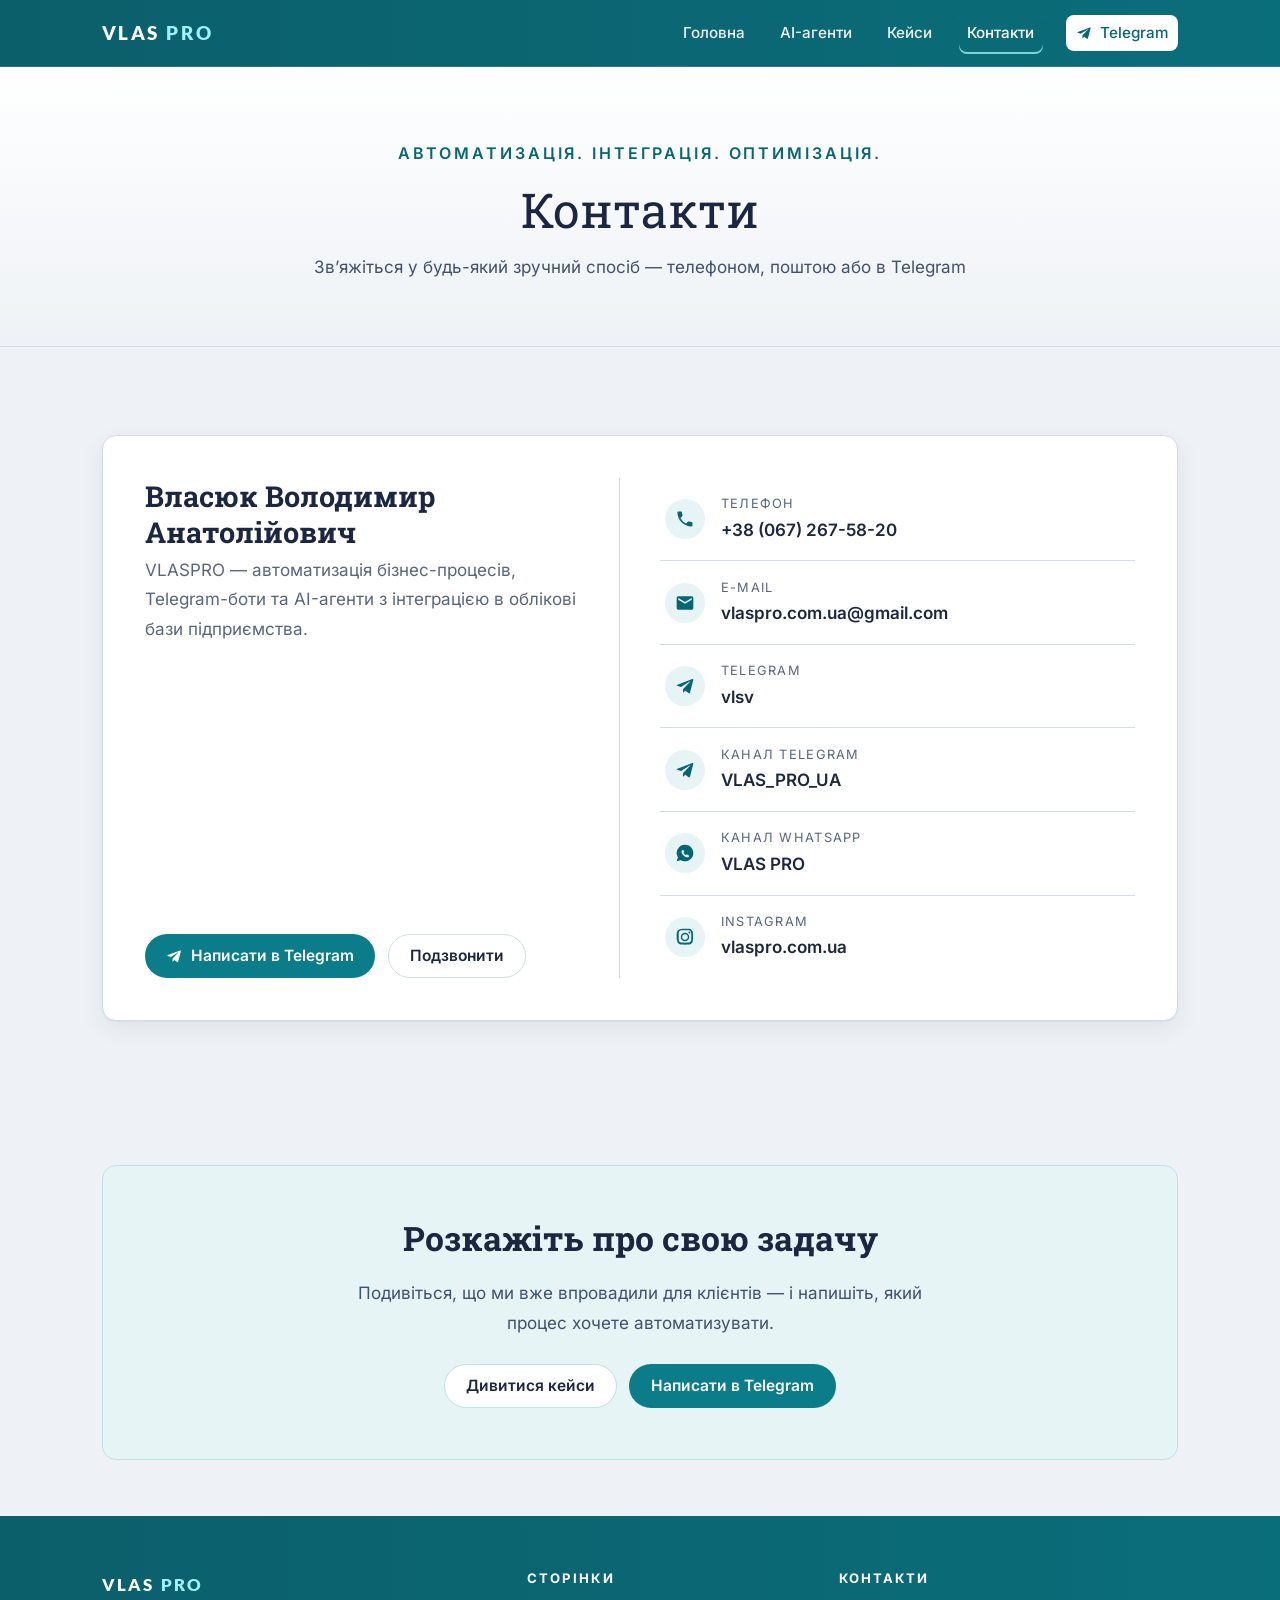
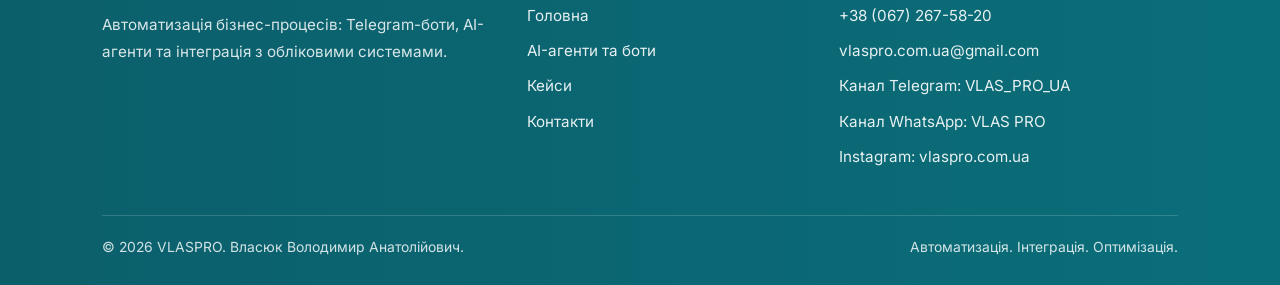
<file: contacts.html>
<!DOCTYPE html>
<html lang="uk">
<head>
<meta charset="utf-8">
<meta name="viewport" content="width=device-width, initial-scale=1">
<title>Контакти — VLASPRO</title>
<meta name="description" content="Контакти VLASPRO: Власюк Володимир Анатолійович, тел. +38 (067) 267-58-20, e-mail vlaspro.com.ua@gmail.com, Telegram vlsv.">
<meta name="theme-color" content="#0b5f6b">
<link rel="icon" href="favicon.svg" type="image/svg+xml">
<link rel="icon" href="favicon.png" sizes="32x32">
<link rel="apple-touch-icon" href="apple-touch-icon.png">
<meta property="og:type" content="website">
<meta property="og:site_name" content="VLASPRO">
<meta property="og:title" content="Контакти — VLASPRO">
<meta property="og:description" content="Зв’яжіться з VLASPRO: телефон, e-mail, Telegram, канали Telegram і WhatsApp, Instagram.">
<meta property="og:url" content="https://vlaspro.com.ua/contacts">
<meta property="og:image" content="https://vlaspro.com.ua/assets/img/banner.jpg">
<meta property="og:locale" content="uk_UA">
<meta name="twitter:card" content="summary_large_image">
<link rel="canonical" href="https://vlaspro.com.ua/contacts">
<link rel="stylesheet" href="assets/css/style.css">
<script type="application/ld+json">
{
  "@context": "https://schema.org",
  "@graph": [
    {
      "@type": "Organization",
      "@id": "https://vlaspro.com.ua/#organization",
      "name": "VLASPRO",
      "url": "https://vlaspro.com.ua/",
      "logo": "https://vlaspro.com.ua/apple-touch-icon.png",
      "email": "vlaspro.com.ua@gmail.com",
      "telephone": "+380672675820",
      "sameAs": [
        "https://t.me/VLAS_PRO_UA",
        "https://whatsapp.com/channel/0029VbALwBC1NCrLpum86T37",
        "https://www.instagram.com/vlaspro.com.ua/"
      ]
    },
    {
      "@type": "WebSite",
      "@id": "https://vlaspro.com.ua/#website",
      "url": "https://vlaspro.com.ua/",
      "name": "VLASPRO",
      "inLanguage": "uk-UA",
      "publisher": { "@id": "https://vlaspro.com.ua/#organization" }
    },
    {
      "@type": "ContactPage",
      "@id": "https://vlaspro.com.ua/contacts#webpage",
      "url": "https://vlaspro.com.ua/contacts",
      "name": "Контакти — VLASPRO",
      "description": "Контакти VLASPRO: Власюк Володимир Анатолійович, телефон, e-mail, Telegram, канали Telegram і WhatsApp, Instagram.",
      "isPartOf": { "@id": "https://vlaspro.com.ua/#website" },
      "about": { "@id": "https://vlaspro.com.ua/#organization" },
      "inLanguage": "uk-UA",
      "mainEntity": { "@id": "https://vlaspro.com.ua/#organization" }
    },
    {
      "@type": "BreadcrumbList",
      "itemListElement": [
        { "@type": "ListItem", "position": 1, "name": "Головна", "item": "https://vlaspro.com.ua/" },
        { "@type": "ListItem", "position": 2, "name": "Контакти", "item": "https://vlaspro.com.ua/contacts" }
      ]
    }
  ]
}
</script>
</head>
<body>
<a class="skip" href="#main">Перейти до основного вмісту</a>

<header class="site-head">
  <div class="wrap site-head__inner">
    <a class="brand" href="/">VLAS<span>PRO</span></a>
    <nav class="nav" aria-label="Основна навігація">
      <a href="/">Головна</a>
      <a href="/ai-agents">AI-агенти</a>
      <a href="/cases">Кейси</a>
      <a href="/contacts" aria-current="page">Контакти</a>
      <a class="btn btn--sm" href="https://t.me/vlsv00" target="_blank" rel="noopener">
        <svg viewBox="0 0 24 24" aria-hidden="true"><path d="M9.8 15.6 9.6 20c.4 0 .6-.2.8-.4l2-1.9 4.1 3c.8.4 1.3.2 1.5-.7L21.9 4.9c.3-1.1-.4-1.6-1.1-1.3L2.9 10.5c-1.1.4-1.1 1-.2 1.3l4.5 1.4L17.6 6.6c.5-.3.9-.1.5.2z"/></svg>
        <span class="btn__txt">Telegram</span>
      </a>
    </nav>
  </div>
</header>

<main id="main">

  <section class="pagehead">
    <div class="wrap">
      <span class="kicker">Автоматизація. Інтеграція. Оптимізація.</span>
      <h1>Контакти</h1>
      <p>Зв’яжіться у будь-який зручний спосіб — телефоном, поштою або в Telegram</p>
    </div>
  </section>

  <section class="section">
    <div class="wrap">
      <div class="card contact">

        <div class="contact__side">
          <h2 class="contact__name">Власюк Володимир Анатолійович</h2>
          <p class="contact__role">VLASPRO — автоматизація бізнес-процесів, Telegram-боти та AI-агенти
            з інтеграцією в облікові бази підприємства.</p>
          <div class="hero__actions" style="justify-content: flex-start;">
            <a class="btn" href="https://t.me/vlsv00" target="_blank" rel="noopener">
              <svg viewBox="0 0 24 24" aria-hidden="true"><path d="M9.8 15.6 9.6 20c.4 0 .6-.2.8-.4l2-1.9 4.1 3c.8.4 1.3.2 1.5-.7L21.9 4.9c.3-1.1-.4-1.6-1.1-1.3L2.9 10.5c-1.1.4-1.1 1-.2 1.3l4.5 1.4L17.6 6.6c.5-.3.9-.1.5.2z"/></svg>
              Написати в Telegram
            </a>
            <a class="btn btn--ghost" href="tel:+380672675820">Подзвонити</a>
          </div>
        </div>

        <ul class="clist">
          <li>
            <a href="tel:+380672675820">
              <span class="ico" aria-hidden="true">
                <svg viewBox="0 0 24 24"><path d="M6.6 10.8c1.4 2.8 3.8 5.1 6.6 6.6l2.2-2.2c.3-.3.7-.4 1-.2 1.1.4 2.3.6 3.5.6.6 0 1 .4 1 1V20c0 .6-.4 1-1 1-9.4 0-17-7.6-17-17 0-.6.4-1 1-1h3.5c.6 0 1 .4 1 1 0 1.2.2 2.4.6 3.5.1.4 0 .8-.2 1l-2.2 2.3z"/></svg>
              </span>
              <span>
                <span class="lbl">Телефон</span>
                <span class="val">+38 (067) 267-58-20</span>
              </span>
            </a>
          </li>
          <li>
            <a href="mailto:vlaspro.com.ua@gmail.com">
              <span class="ico" aria-hidden="true">
                <svg viewBox="0 0 24 24"><path d="M20 4H4c-1.1 0-2 .9-2 2v12c0 1.1.9 2 2 2h16c1.1 0 2-.9 2-2V6c0-1.1-.9-2-2-2zm0 4.2-8 4.8-8-4.8V6l8 4.8L20 6v2.2z"/></svg>
              </span>
              <span>
                <span class="lbl">E-mail</span>
                <span class="val">vlaspro.com.ua@gmail.com</span>
              </span>
            </a>
          </li>
          <li>
            <a href="https://t.me/vlsv00" target="_blank" rel="noopener">
              <span class="ico" aria-hidden="true">
                <svg viewBox="0 0 24 24"><path d="M9.8 15.6 9.6 20c.4 0 .6-.2.8-.4l2-1.9 4.1 3c.8.4 1.3.2 1.5-.7L21.9 4.9c.3-1.1-.4-1.6-1.1-1.3L2.9 10.5c-1.1.4-1.1 1-.2 1.3l4.5 1.4L17.6 6.6c.5-.3.9-.1.5.2z"/></svg>
              </span>
              <span>
                <span class="lbl">Telegram</span>
                <span class="val">vlsv</span>
              </span>
            </a>
          </li>
          <li>
            <a href="https://t.me/VLAS_PRO_UA" target="_blank" rel="noopener">
              <span class="ico" aria-hidden="true">
                <svg viewBox="0 0 24 24"><path d="M9.8 15.6 9.6 20c.4 0 .6-.2.8-.4l2-1.9 4.1 3c.8.4 1.3.2 1.5-.7L21.9 4.9c.3-1.1-.4-1.6-1.1-1.3L2.9 10.5c-1.1.4-1.1 1-.2 1.3l4.5 1.4L17.6 6.6c.5-.3.9-.1.5.2z"/></svg>
              </span>
              <span>
                <span class="lbl">Канал Telegram</span>
                <span class="val">VLAS_PRO_UA</span>
              </span>
            </a>
          </li>
          <li>
            <a href="https://whatsapp.com/channel/0029VbALwBC1NCrLpum86T37" target="_blank" rel="noopener">
              <span class="ico" aria-hidden="true">
                <svg viewBox="0 0 24 24"><path d="M12 2a10 10 0 0 0-8.5 15.2L2 22l4.9-1.4A10 10 0 1 0 12 2zm5.1 14c-.2.6-1.2 1.2-1.7 1.2-.5.1-1 .1-1.7-.1-1.4-.5-3.2-1.6-4.5-3.4-.9-1.2-1.4-2.4-1.4-3.3 0-.9.5-1.5.9-1.8.2-.2.4-.2.6-.2h.4c.2 0 .4 0 .5.4l.7 1.7c.1.2 0 .4-.1.5l-.4.5c-.1.2-.2.3-.1.5.5 1 1.6 2 2.7 2.5.2.1.4.1.5-.1l.5-.6c.1-.2.3-.2.5-.1l1.6.8c.3.1.4.3.4.4.1.2 0 .7-.1 1z"/></svg>
              </span>
              <span>
                <span class="lbl">Канал WhatsApp</span>
                <span class="val">VLAS PRO</span>
              </span>
            </a>
          </li>
          <li>
            <a href="https://www.instagram.com/vlaspro.com.ua/" target="_blank" rel="noopener">
              <span class="ico" aria-hidden="true">
                <svg viewBox="0 0 24 24"><path d="M12 2c2.7 0 3 0 4.1.1 1 0 1.7.2 2.3.4.6.3 1.1.6 1.6 1.1.5.5.8 1 1.1 1.6.2.6.4 1.3.4 2.3.1 1.1.1 1.4.1 4.1s0 3-.1 4.1c0 1-.2 1.7-.4 2.3-.3.6-.6 1.1-1.1 1.6-.5.5-1 .8-1.6 1.1-.6.2-1.3.4-2.3.4-1.1.1-1.4.1-4.1.1s-3 0-4.1-.1c-1 0-1.7-.2-2.3-.4-.6-.3-1.1-.6-1.6-1.1-.5-.5-.8-1-1.1-1.6-.2-.6-.4-1.3-.4-2.3C2 15 2 14.7 2 12s0-3 .1-4.1c0-1 .2-1.7.4-2.3.3-.6.6-1.1 1.1-1.6.5-.5 1-.8 1.6-1.1.6-.2 1.3-.4 2.3-.4C8.6 2 8.9 2 12 2zm0 1.8c-2.7 0-2.9 0-4 .1-.8 0-1.2.2-1.5.3-.4.1-.7.3-1 .6-.3.3-.5.6-.6 1-.1.3-.3.7-.3 1.5-.1 1.1-.1 1.3-.1 4s0 2.9.1 4c0 .8.2 1.2.3 1.5.1.4.3.7.6 1 .3.3.6.5 1 .6.3.1.7.3 1.5.3 1.1.1 1.3.1 4 .1s2.9 0 4-.1c.8 0 1.2-.2 1.5-.3.4-.1.7-.3 1-.6.3-.3.5-.6.6-1 .1-.3.3-.7.3-1.5.1-1.1.1-1.3.1-4s0-2.9-.1-4c0-.8-.2-1.2-.3-1.5-.1-.4-.3-.7-.6-1-.3-.3-.6-.5-1-.6-.3-.1-.7-.3-1.5-.3-1.1-.1-1.3-.1-4-.1zm0 3.1a5.1 5.1 0 1 1 0 10.2 5.1 5.1 0 0 1 0-10.2zm0 1.8a3.3 3.3 0 1 0 0 6.6 3.3 3.3 0 0 0 0-6.6zm5.3-3.2a1.2 1.2 0 1 1 0 2.4 1.2 1.2 0 0 1 0-2.4z"/></svg>
              </span>
              <span>
                <span class="lbl">Instagram</span>
                <span class="val">vlaspro.com.ua</span>
              </span>
            </a>
          </li>
        </ul>

      </div>
    </div>
  </section>

  <section class="section section--tight">
    <div class="wrap">
      <div class="cta">
        <h2>Розкажіть про свою задачу</h2>
        <p>Подивіться, що ми вже впровадили для клієнтів — і напишіть, який процес хочете автоматизувати.</p>
        <div class="cta__actions">
          <a class="btn btn--onlight" href="/cases">Дивитися кейси</a>
          <a class="btn" href="https://t.me/vlsv00" target="_blank" rel="noopener">Написати в Telegram</a>
        </div>
      </div>
    </div>
  </section>

</main>

<footer class="site-foot">
  <div class="wrap">
    <div class="site-foot__grid">
      <div>
        <span class="brand">VLAS<span>PRO</span></span>
        <p>Автоматизація бізнес-процесів: Telegram-боти, AI-агенти та інтеграція з обліковими системами.</p>
      </div>
      <div>
        <h2>Сторінки</h2>
        <ul>
          <li><a href="/">Головна</a></li>
          <li><a href="/ai-agents">AI-агенти та боти</a></li>
          <li><a href="/cases">Кейси</a></li>
          <li><a href="/contacts">Контакти</a></li>
        </ul>
      </div>
      <div>
        <h2>Контакти</h2>
        <ul>
          <li><a href="tel:+380672675820">+38 (067) 267-58-20</a></li>
          <li><a href="mailto:vlaspro.com.ua@gmail.com">vlaspro.com.ua@gmail.com</a></li>
          <li><a href="https://t.me/VLAS_PRO_UA" target="_blank" rel="noopener">Канал Telegram: VLAS_PRO_UA</a></li>
          <li><a href="https://whatsapp.com/channel/0029VbALwBC1NCrLpum86T37" target="_blank" rel="noopener">Канал WhatsApp: VLAS PRO</a></li>
          <li><a href="https://www.instagram.com/vlaspro.com.ua/" target="_blank" rel="noopener">Instagram: vlaspro.com.ua</a></li>
        </ul>
      </div>
    </div>
    <div class="site-foot__bottom">
      <span>© 2026 VLASPRO. Власюк Володимир Анатолійович.</span>
      <span>Автоматизація. Інтеграція. Оптимізація.</span>
    </div>
  </div>
</footer>

<script src="assets/js/main.js" defer></script>
</body>
</html>
</file>
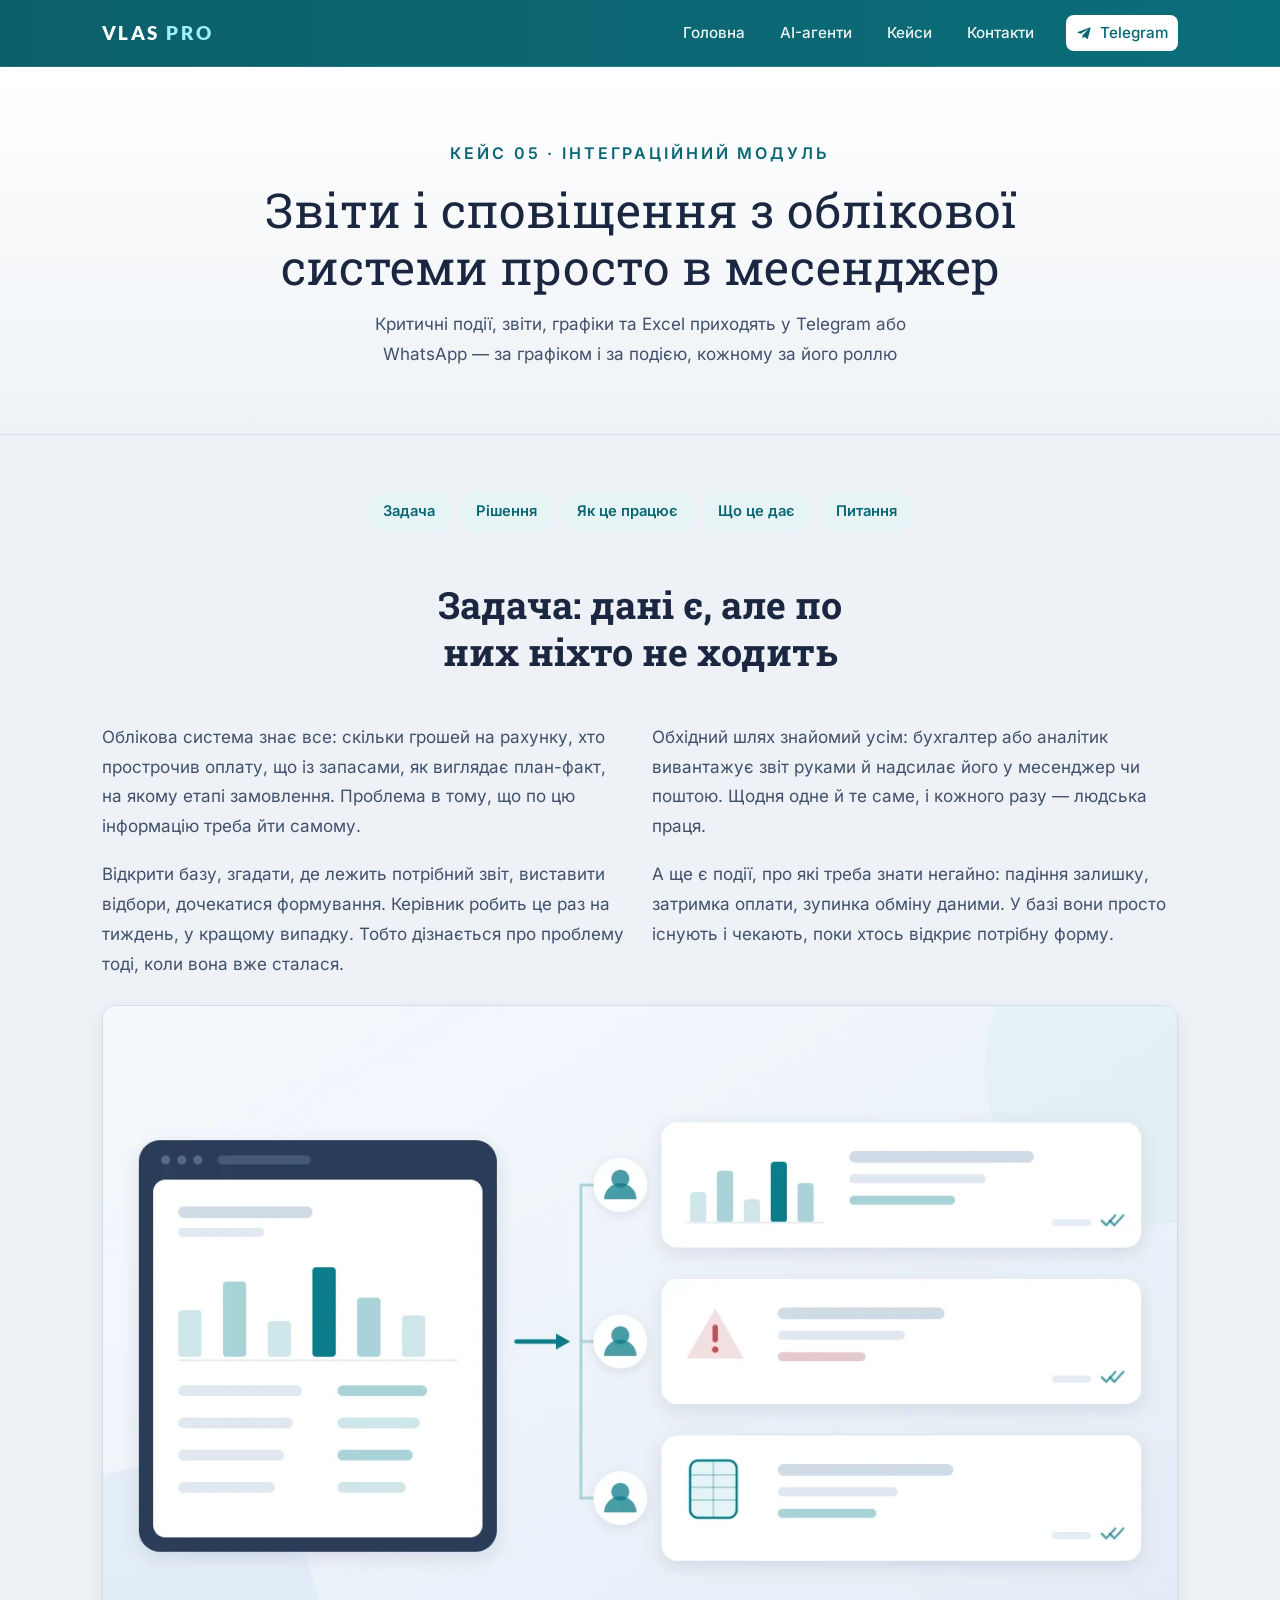
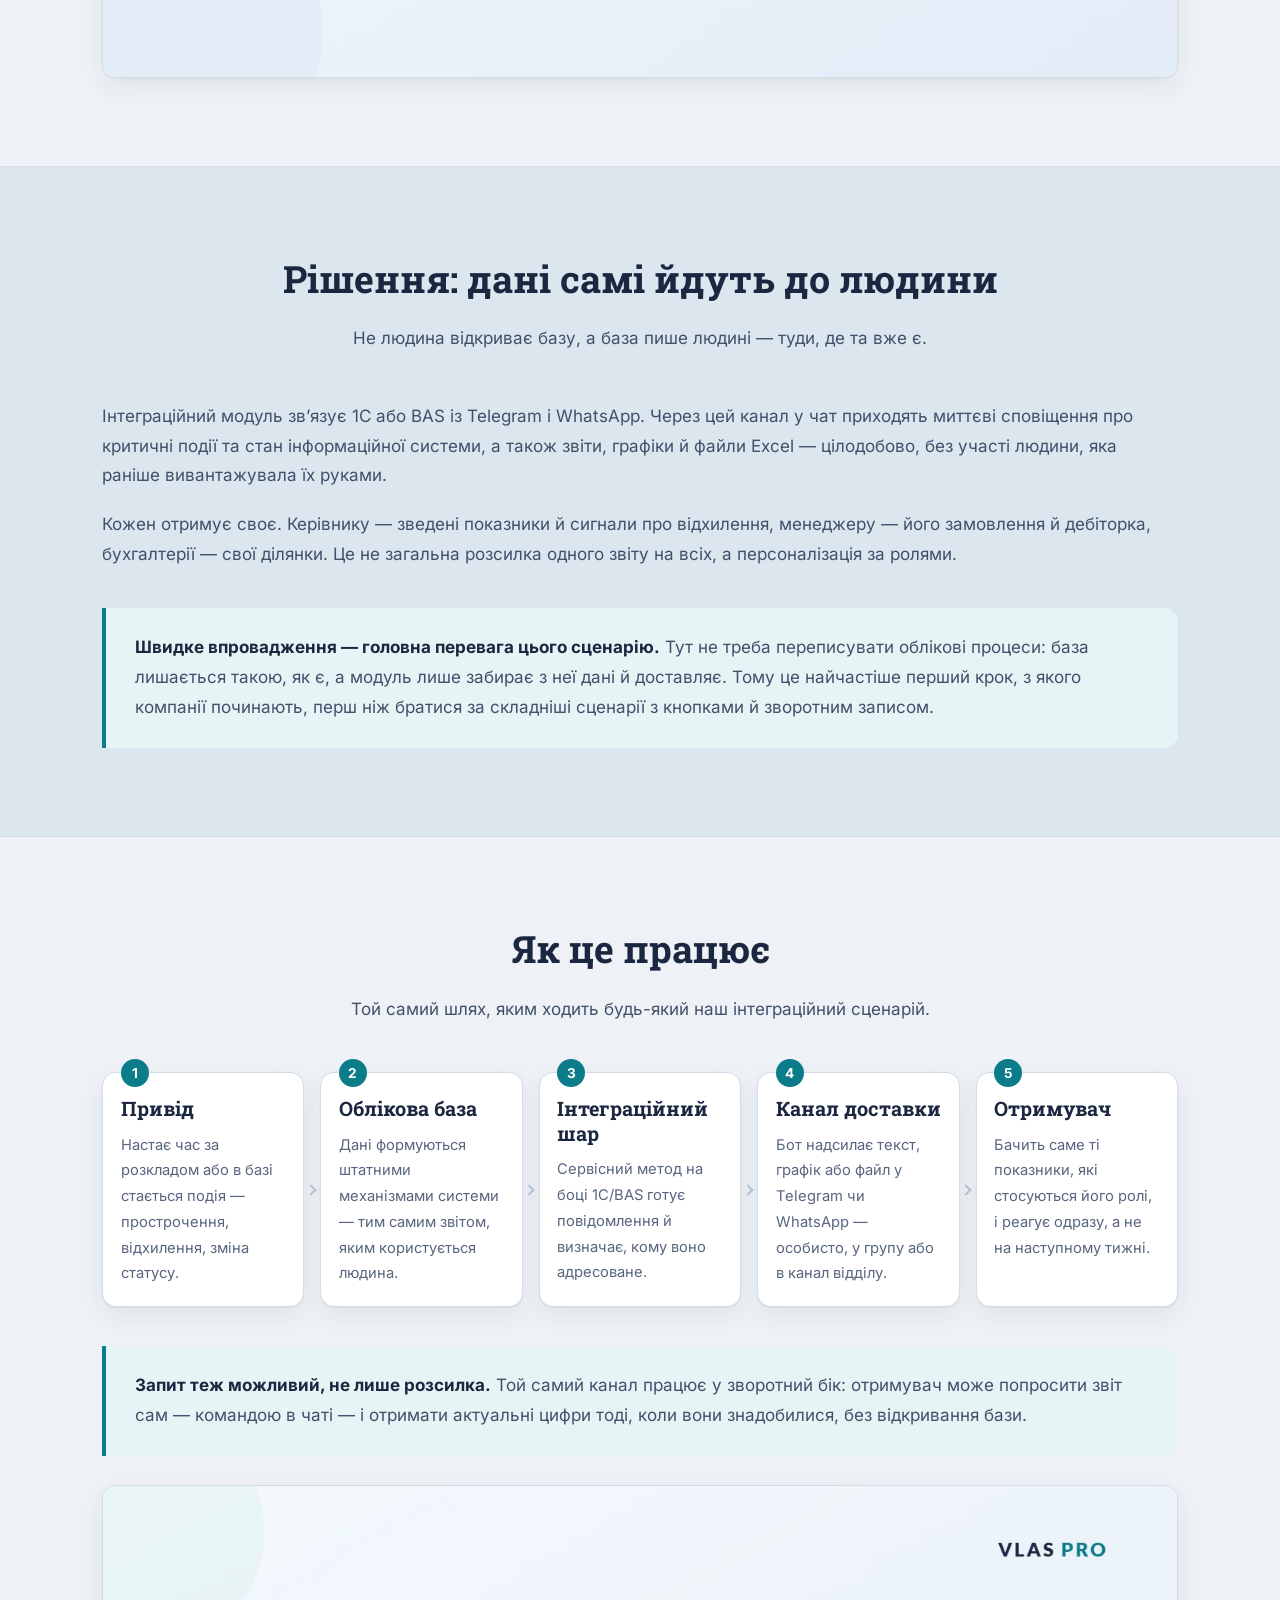
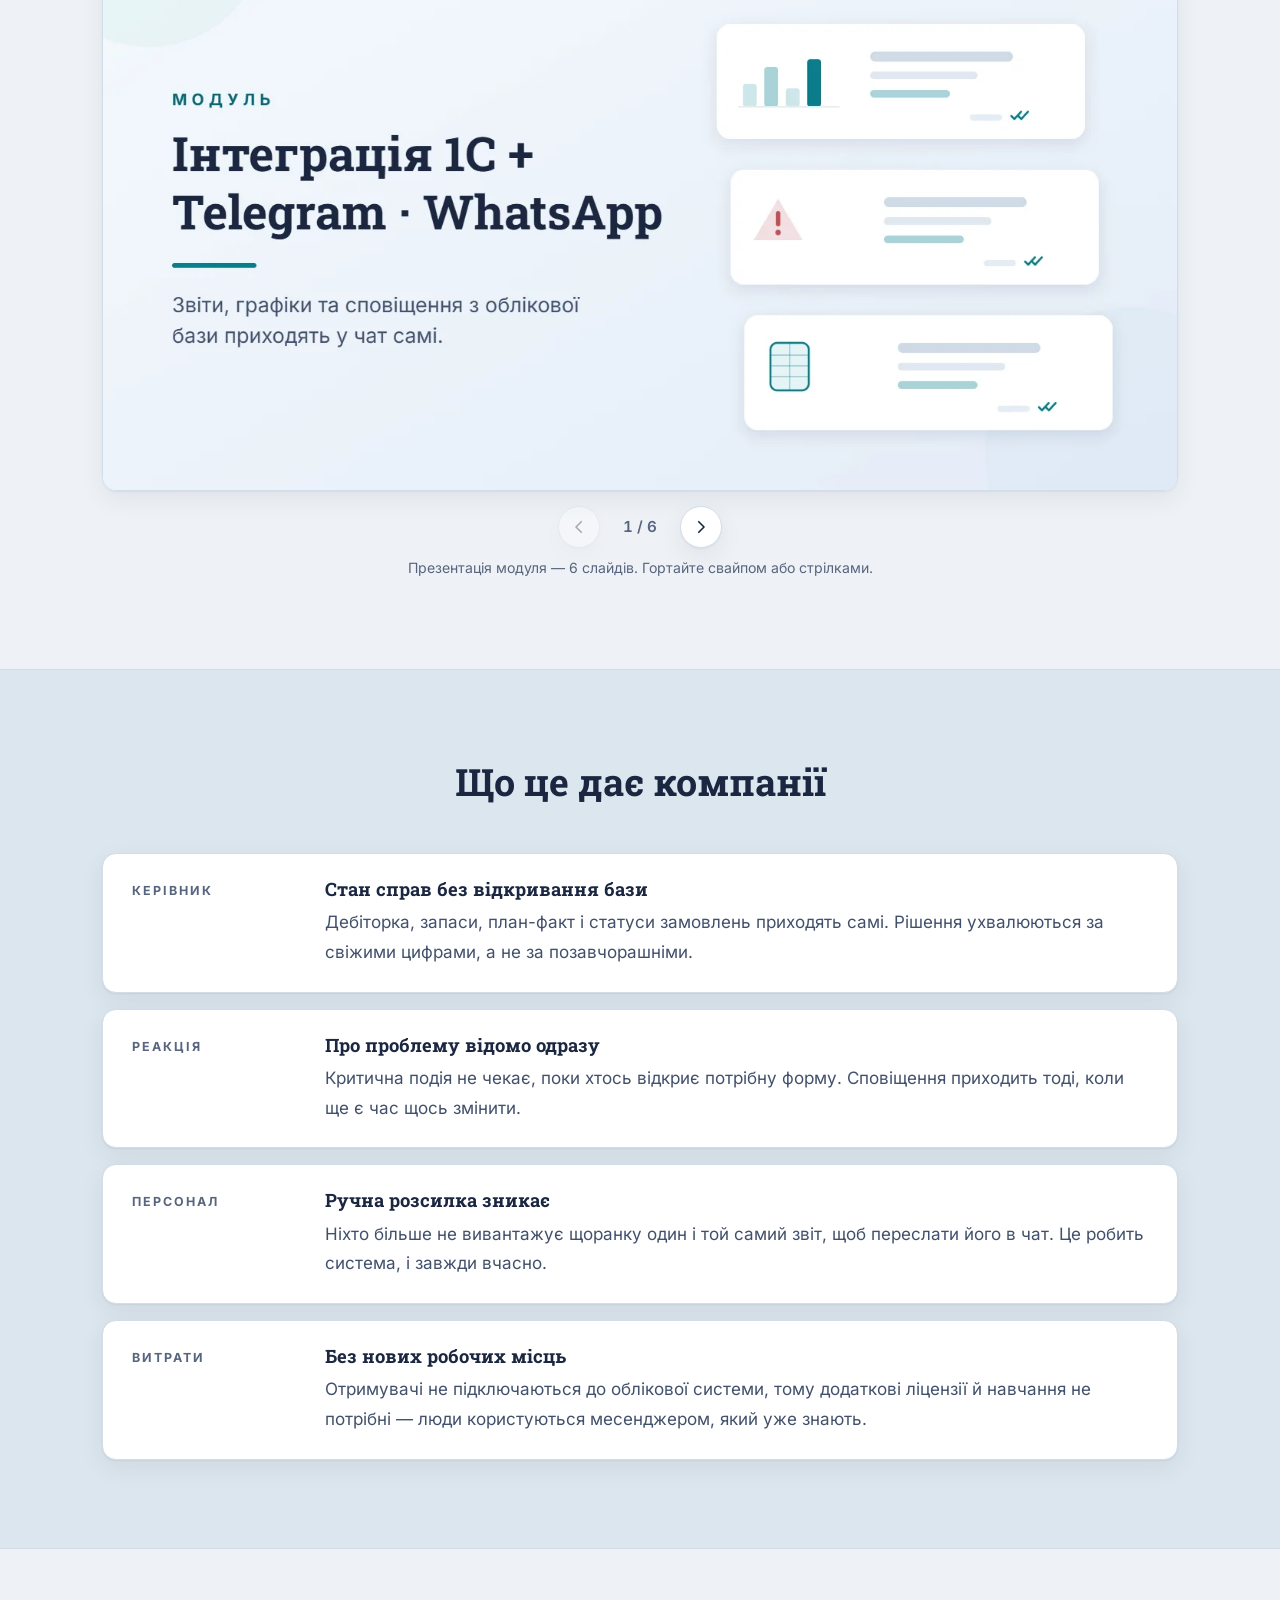
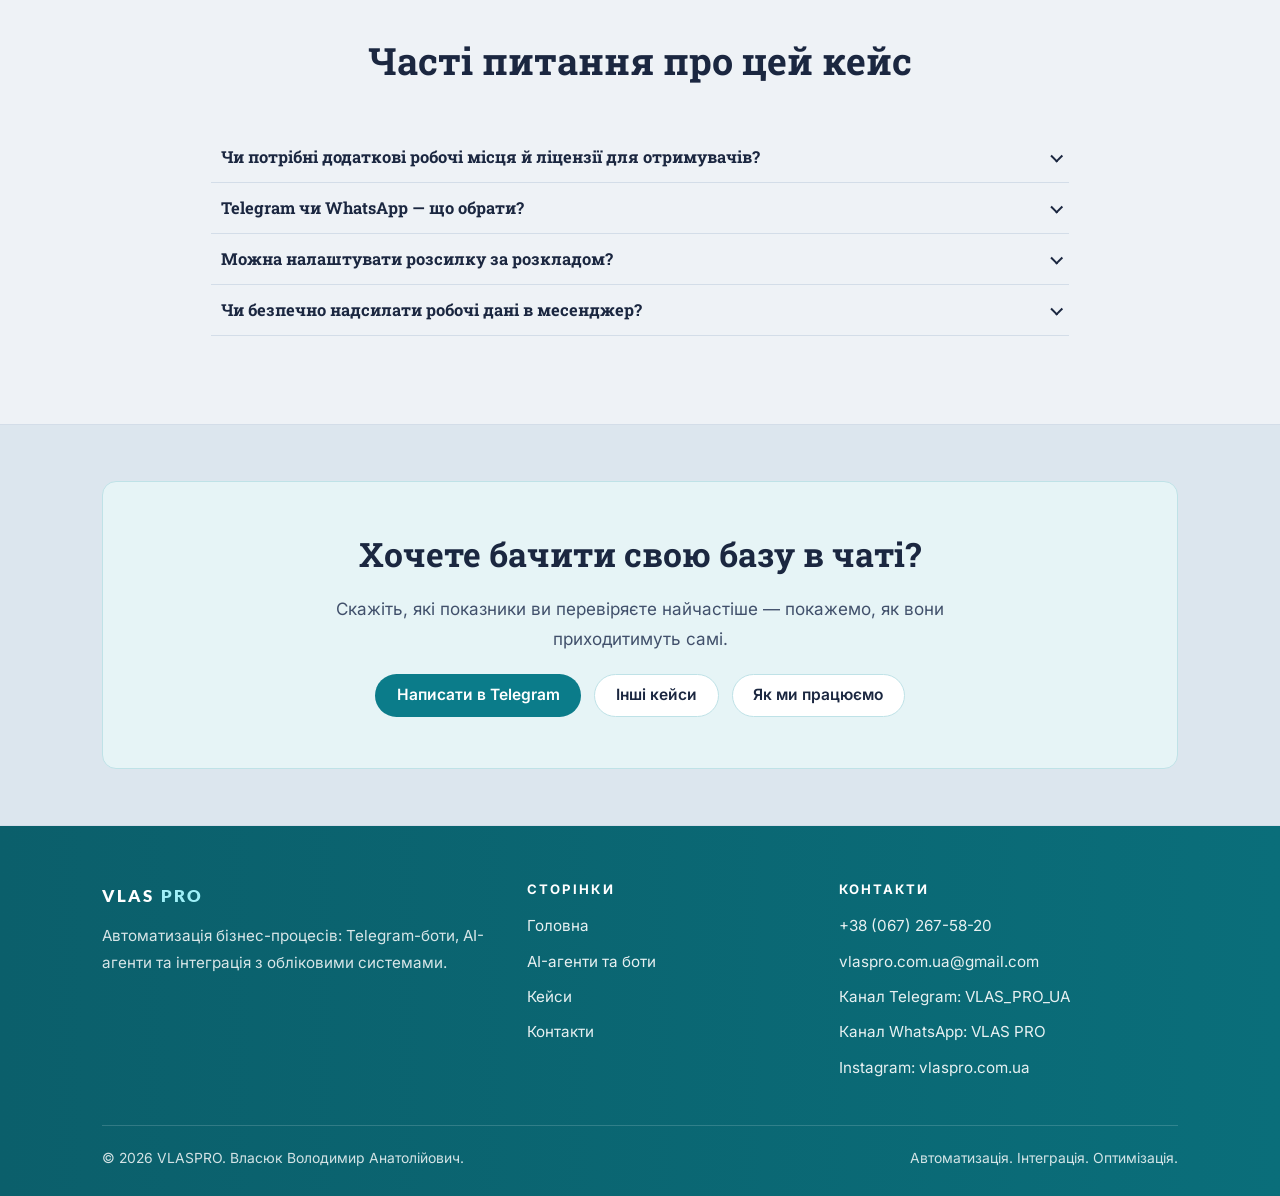
<file: integratsiya-1c-telegram.html>
<!DOCTYPE html>
<html lang="uk">
<head>
<meta charset="utf-8">
<meta name="viewport" content="width=device-width, initial-scale=1">
<title>Інтеграція 1С/BAS з Telegram і WhatsApp — кейс VLASPRO</title>
<meta name="description" content="Кейс VLASPRO: інтеграційний модуль надсилає з 1С/BAS у Telegram і WhatsApp сповіщення про критичні події, звіти, графіки та Excel — за графіком, за подією і персонально за ролями.">
<meta name="theme-color" content="#0b5f6b">
<link rel="icon" href="favicon.svg" type="image/svg+xml">
<link rel="icon" href="favicon.png" sizes="32x32">
<link rel="apple-touch-icon" href="apple-touch-icon.png">
<meta property="og:type" content="article">
<meta property="og:site_name" content="VLASPRO">
<meta property="og:title" content="Інтеграція 1С/BAS з Telegram і WhatsApp — кейс VLASPRO">
<meta property="og:description" content="Звіти, графіки та сповіщення про критичні події приходять із облікової системи просто в чат — 24/7, кожному за його роллю.">
<meta property="og:url" content="https://vlaspro.com.ua/integratsiya-1c-telegram">
<meta property="og:image" content="https://vlaspro.com.ua/assets/img/case-5.jpg">
<meta property="og:locale" content="uk_UA">
<meta name="twitter:card" content="summary_large_image">
<link rel="canonical" href="https://vlaspro.com.ua/integratsiya-1c-telegram">
<link rel="stylesheet" href="assets/css/style.css">
<script type="application/ld+json">
{
  "@context": "https://schema.org",
  "@graph": [
    {
      "@type": "Organization",
      "@id": "https://vlaspro.com.ua/#organization",
      "name": "VLASPRO",
      "url": "https://vlaspro.com.ua/",
      "logo": "https://vlaspro.com.ua/apple-touch-icon.png",
      "email": "vlaspro.com.ua@gmail.com",
      "telephone": "+380672675820",
      "sameAs": [
        "https://t.me/VLAS_PRO_UA",
        "https://whatsapp.com/channel/0029VbALwBC1NCrLpum86T37",
        "https://www.instagram.com/vlaspro.com.ua/"
      ]
    },
    {
      "@type": "WebSite",
      "@id": "https://vlaspro.com.ua/#website",
      "url": "https://vlaspro.com.ua/",
      "name": "VLASPRO",
      "inLanguage": "uk-UA",
      "publisher": { "@id": "https://vlaspro.com.ua/#organization" }
    },
    {
      "@type": "Article",
      "@id": "https://vlaspro.com.ua/integratsiya-1c-telegram#article",
      "headline": "Звіти і сповіщення з облікової системи просто в месенджер",
      "description": "Кейс VLASPRO: інтеграційний модуль надсилає з 1С/BAS у Telegram і WhatsApp сповіщення про критичні події, звіти, графіки та Excel — за графіком, за подією і персонально за ролями.",
      "url": "https://vlaspro.com.ua/integratsiya-1c-telegram",
      "image": "https://vlaspro.com.ua/assets/img/case-5.jpg",
      "datePublished": "2026-11-05",
      "dateModified": "2026-11-05",
      "inLanguage": "uk-UA",
      "author": { "@id": "https://vlaspro.com.ua/#organization" },
      "publisher": { "@id": "https://vlaspro.com.ua/#organization" },
      "isPartOf": { "@id": "https://vlaspro.com.ua/#website" },
      "about": {
        "@type": "Service",
        "name": "Інтеграція 1С/BAS з Telegram і WhatsApp",
        "serviceType": "Автоматизація бізнес-процесів",
        "provider": { "@id": "https://vlaspro.com.ua/#organization" }
      }
    },
    {
      "@type": "FAQPage",
      "@id": "https://vlaspro.com.ua/integratsiya-1c-telegram#faq",
      "inLanguage": "uk-UA",
      "mainEntity": [
        {
          "@type": "Question",
          "name": "Чи потрібні додаткові робочі місця й ліцензії для отримувачів?",
          "acceptedAnswer": {
            "@type": "Answer",
            "text": "Ні. Людина отримує дані у месенджері, яким уже користується, і до облікової системи не підключається. Робочі місця потрібні тим, хто в базі працює, а не тим, хто читає звіт чи сповіщення."
          }
        },
        {
          "@type": "Question",
          "name": "Telegram чи WhatsApp — що обрати?",
          "acceptedAnswer": {
            "@type": "Answer",
            "text": "Залежить від того, де ваші люди вже спілкуються. Telegram зручніший для внутрішніх сценаріїв: кнопки, файли, канали, групи за відділами. WhatsApp частіше обирають там, де в ньому живе спілкування з клієнтами. Модуль працює з обома, і їх можна поєднувати."
          }
        },
        {
          "@type": "Question",
          "name": "Можна налаштувати розсилку за розкладом?",
          "acceptedAnswer": {
            "@type": "Answer",
            "text": "Так. Звіт може приходити за графіком — щоранку, щопонеділка, в останній день місяця — або за подією в базі: прострочена оплата, відвантаження понад ліміт, падіння залишку нижче норми. Обидва режими налаштовуються без програмування під кожен випадок."
          }
        },
        {
          "@type": "Question",
          "name": "Чи безпечно надсилати робочі дані в месенджер?",
          "acceptedAnswer": {
            "@type": "Answer",
            "text": "У чат потрапляє рівно те, що передбачено сценарієм для конкретної ролі, а не доступ до бази. Перелік показників, глибина деталізації й коло отримувачів задаються наперед, звернення журналюються, а сам канал доставки не дає можливості запитати в системі щось понад дозволене."
          }
        }
      ]
    },
    {
      "@type": "BreadcrumbList",
      "itemListElement": [
        { "@type": "ListItem", "position": 1, "name": "Головна", "item": "https://vlaspro.com.ua/" },
        { "@type": "ListItem", "position": 2, "name": "Кейси", "item": "https://vlaspro.com.ua/cases" },
        { "@type": "ListItem", "position": 3, "name": "Інтеграція 1С з Telegram і WhatsApp", "item": "https://vlaspro.com.ua/integratsiya-1c-telegram" }
      ]
    }
  ]
}
</script>
</head>
<body>

<a class="skip" href="#main">Перейти до змісту</a>

<header class="site-head">
  <div class="wrap site-head__inner">
    <a class="brand" href="/">VLAS<span>PRO</span></a>
    <nav class="nav" aria-label="Головне меню">
      <a href="/">Головна</a>
      <a href="/ai-agents">AI-агенти</a>
      <a href="/cases">Кейси</a>
      <a href="/contacts">Контакти</a>
      <a class="btn btn--sm" href="https://t.me/vlsv00" target="_blank" rel="noopener">
        <svg viewBox="0 0 24 24" aria-hidden="true"><path d="M9.8 15.6 9.6 20c.4 0 .6-.2.8-.4l2-1.9 4.1 3c.8.4 1.3.2 1.5-.7L21.9 4.9c.3-1.1-.4-1.6-1.1-1.3L2.9 10.5c-1.1.4-1.1 1-.2 1.3l4.5 1.4L17.6 6.6c.5-.3.9-.1.5.2z"/></svg>
        <span class="btn__txt">Telegram</span>
      </a>
    </nav>
  </div>
</header>

<main id="main">

  <section class="pagehead">
    <div class="wrap">
      <span class="kicker">Кейс 05 · Інтеграційний модуль</span>
      <h1>Звіти і сповіщення з облікової системи просто в месенджер</h1>
      <p>Критичні події, звіти, графіки та Excel приходять у Telegram або WhatsApp —
        за графіком і за подією, кожному за його роллю</p>
    </div>
  </section>

  <nav class="section section--tight jump" aria-label="Розділи сторінки">
    <div class="wrap">
      <ul class="jump__list">
        <li><a href="#task">Задача</a></li>
        <li><a href="#solution">Рішення</a></li>
        <li><a href="#how">Як це працює</a></li>
        <li><a href="#result">Що це дає</a></li>
        <li><a href="#faq">Питання</a></li>
      </ul>
    </div>
  </nav>

  <section class="section section--top-0" id="task" aria-labelledby="task-h">
    <div class="wrap">
      <div class="section__head">
        <h2 id="task-h">Задача: дані є, але по них ніхто не ходить</h2>
      </div>

      <div class="grid grid--2">
        <div>
          <p>Облікова система знає все: скільки грошей на рахунку, хто прострочив оплату,
            що із запасами, як виглядає план-факт, на якому етапі замовлення. Проблема в тому,
            що по цю інформацію треба йти самому.</p>
          <p>Відкрити базу, згадати, де лежить потрібний звіт, виставити відбори, дочекатися
            формування. Керівник робить це раз на тиждень, у кращому випадку. Тобто дізнається
            про проблему тоді, коли вона вже сталася.</p>
        </div>
        <div>
          <p>Обхідний шлях знайомий усім: бухгалтер або аналітик вивантажує звіт руками
            й надсилає його у месенджер чи поштою. Щодня одне й те саме, і кожного разу —
            людська праця.</p>
          <p>А ще є події, про які треба знати негайно: падіння залишку, затримка оплати,
            зупинка обміну даними. У базі вони просто існують і чекають, поки хтось відкриє
            потрібну форму.</p>
        </div>
      </div>

      <figure class="case__media" style="margin-top: 1.6rem;">
        <picture>
          <source srcset="assets/img/case-5.webp" type="image/webp">
          <img src="assets/img/case-5.jpg" width="1200" height="750" loading="lazy"
               alt="Облікова база роздає дані в чати: звіт із графіком, попередження про критичну подію і файл Excel — кожне своєму отримувачу.">
        </picture>
      </figure>
    </div>
  </section>

  <section class="section section--alt" id="solution" aria-labelledby="solution-h">
    <div class="wrap">
      <div class="section__head">
        <h2 id="solution-h">Рішення: дані самі йдуть до людини</h2>
        <p>Не людина відкриває базу, а база пише людині — туди, де та вже є.</p>
      </div>

      <p>Інтеграційний модуль зв&rsquo;язує 1С або BAS із Telegram і WhatsApp. Через цей канал
        у чат приходять миттєві сповіщення про критичні події та стан інформаційної системи,
        а також звіти, графіки й файли Excel — цілодобово, без участі людини, яка раніше
        вивантажувала їх руками.</p>

      <p>Кожен отримує своє. Керівнику — зведені показники й сигнали про відхилення,
        менеджеру — його замовлення й дебіторка, бухгалтерії — свої ділянки. Це не
        загальна розсилка одного звіту на всіх, а персоналізація за ролями.</p>

      <div class="callout">
        <p><strong>Швидке впровадження — головна перевага цього сценарію.</strong> Тут не треба
          переписувати облікові процеси: база лишається такою, як є, а модуль лише забирає з неї
          дані й доставляє. Тому це найчастіше перший крок, з якого компанії починають, перш ніж
          братися за складніші сценарії з кнопками й зворотним записом.</p>
      </div>
    </div>
  </section>

  <section class="section" id="how" aria-labelledby="how-h">
    <div class="wrap">
      <div class="section__head">
        <h2 id="how-h">Як це працює</h2>
        <p>Той самий шлях, яким ходить будь-який наш інтеграційний сценарій.</p>
      </div>

      <ol class="flow">
        <li class="flow__step">
          <span class="flow__num">1</span>
          <h3>Привід</h3>
          <p>Настає час за розкладом або в базі стається подія — прострочення, відхилення,
            зміна статусу.</p>
        </li>
        <li class="flow__step">
          <span class="flow__num">2</span>
          <h3>Облікова база</h3>
          <p>Дані формуються штатними механізмами системи — тим самим звітом, яким користується
            людина.</p>
        </li>
        <li class="flow__step">
          <span class="flow__num">3</span>
          <h3>Інтеграційний шар</h3>
          <p>Сервісний метод на боці 1С/BAS готує повідомлення й визначає, кому воно адресоване.</p>
        </li>
        <li class="flow__step">
          <span class="flow__num">4</span>
          <h3>Канал доставки</h3>
          <p>Бот надсилає текст, графік або файл у Telegram чи WhatsApp — особисто, у групу
            або в канал відділу.</p>
        </li>
        <li class="flow__step">
          <span class="flow__num">5</span>
          <h3>Отримувач</h3>
          <p>Бачить саме ті показники, які стосуються його ролі, і реагує одразу, а не на
            наступному тижні.</p>
        </li>
      </ol>

      <div class="callout">
        <p><strong>Запит теж можливий, не лише розсилка.</strong> Той самий канал працює
          у зворотний бік: отримувач може попросити звіт сам — командою в чаті — і отримати
          актуальні цифри тоді, коли вони знадобилися, без відкривання бази.</p>
      </div>

      <div class="case__media case__media--plain" style="margin-top: 1.8rem;">
          <div class="slider" data-slider>
            <div class="slider__viewport" data-slider-viewport tabindex="0" role="group"
                 aria-roledescription="карусель" aria-label="Презентація: Модуль Інтеграція 1С + Telegram/WhatsApp">
              <div class="slider__slide"><picture><source srcset="assets/img/slides/slide-01.webp" type="image/webp"><img src="assets/img/slides/slide-01.jpg" width="1400" height="788" alt="Слайд 1 з 6: модуль «Інтеграція 1С + Telegram/WhatsApp» — звіти, графіки та сповіщення з облікової бази приходять у чат самі."></picture></div>
              <div class="slider__slide"><picture><source srcset="assets/img/slides/slide-02.webp" type="image/webp"><img src="assets/img/slides/slide-02.jpg" width="1400" height="788" loading="lazy" alt="Слайд 2 з 6: проблема — по дані треба йти в базу самому, а про критичну подію дізнаються запізно."></picture></div>
              <div class="slider__slide"><picture><source srcset="assets/img/slides/slide-03.webp" type="image/webp"><img src="assets/img/slides/slide-03.jpg" width="1400" height="788" loading="lazy" alt="Слайд 3 з 6: як це працює — привід, облікова база, інтеграційний шар, канал доставки, отримувач."></picture></div>
              <div class="slider__slide"><picture><source srcset="assets/img/slides/slide-04.webp" type="image/webp"><img src="assets/img/slides/slide-04.jpg" width="1400" height="788" loading="lazy" alt="Слайд 4 з 6: кожному своє — керівник, менеджер і бухгалтерія отримують свої показники."></picture></div>
              <div class="slider__slide"><picture><source srcset="assets/img/slides/slide-05.webp" type="image/webp"><img src="assets/img/slides/slide-05.jpg" width="1400" height="788" loading="lazy" alt="Слайд 5 з 6: приклади повідомлень — грошові кошти, прострочена заборгованість, стан бази, нове замовлення."></picture></div>
              <div class="slider__slide"><picture><source srcset="assets/img/slides/slide-06.webp" type="image/webp"><img src="assets/img/slides/slide-06.jpg" width="1400" height="788" loading="lazy" alt="Слайд 6 з 6: що це дає компанії, і як підключити модуль."></picture></div>
            </div>
            <div class="slider__bar">
              <button class="slider__btn" type="button" data-slider-prev aria-label="Попередній слайд">
                <svg viewBox="0 0 24 24" aria-hidden="true"><path d="M15 5l-7 7 7 7"/></svg>
              </button>
              <span class="slider__count" data-slider-count aria-live="polite">1 / 6</span>
              <button class="slider__btn" type="button" data-slider-next aria-label="Наступний слайд">
                <svg viewBox="0 0 24 24" aria-hidden="true"><path d="M9 5l7 7-7 7"/></svg>
              </button>
            </div>
            <p class="slider__hint">Презентація модуля — 6 слайдів. Гортайте свайпом або стрілками.</p>
          </div>
      </div>
    </div>
  </section>

  <section class="section section--alt" id="result" aria-labelledby="result-h">
    <div class="wrap">
      <div class="section__head">
        <h2 id="result-h">Що це дає компанії</h2>
      </div>

      <ul class="gains">
        <li class="gain">
          <p class="gain__tag">Керівник</p>
          <div class="gain__body">
            <h3>Стан справ без відкривання бази</h3>
            <p>Дебіторка, запаси, план-факт і статуси замовлень приходять самі. Рішення ухвалюються
              за свіжими цифрами, а не за позавчорашніми.</p>
          </div>
        </li>
        <li class="gain">
          <p class="gain__tag">Реакція</p>
          <div class="gain__body">
            <h3>Про проблему відомо одразу</h3>
            <p>Критична подія не чекає, поки хтось відкриє потрібну форму. Сповіщення приходить
              тоді, коли ще є час щось змінити.</p>
          </div>
        </li>
        <li class="gain">
          <p class="gain__tag">Персонал</p>
          <div class="gain__body">
            <h3>Ручна розсилка зникає</h3>
            <p>Ніхто більше не вивантажує щоранку один і той самий звіт, щоб переслати його
              в чат. Це робить система, і завжди вчасно.</p>
          </div>
        </li>
        <li class="gain">
          <p class="gain__tag">Витрати</p>
          <div class="gain__body">
            <h3>Без нових робочих місць</h3>
            <p>Отримувачі не підключаються до облікової системи, тому додаткові ліцензії
              й навчання не потрібні — люди користуються месенджером, який уже знають.</p>
          </div>
        </li>
      </ul>
    </div>
  </section>

  <section class="section" id="faq" aria-labelledby="faq-h">
    <div class="wrap">
      <div class="section__head">
        <h2 id="faq-h">Часті питання про цей кейс</h2>
      </div>

      <div class="faq">
        <details class="more">
          <summary>Чи потрібні додаткові робочі місця й ліцензії для отримувачів?</summary>
          <div class="more__body">
            <p>Ні. Людина отримує дані у месенджері, яким уже користується, і до облікової
              системи не підключається. Робочі місця потрібні тим, хто в базі працює, а не тим,
              хто читає звіт чи сповіщення.</p>
          </div>
        </details>

        <details class="more">
          <summary>Telegram чи WhatsApp — що обрати?</summary>
          <div class="more__body">
            <p>Залежить від того, де ваші люди вже спілкуються. Telegram зручніший для внутрішніх
              сценаріїв: кнопки, файли, канали, групи за відділами. WhatsApp частіше обирають там,
              де в ньому живе спілкування з клієнтами. Модуль працює з обома, і їх можна
              поєднувати.</p>
          </div>
        </details>

        <details class="more">
          <summary>Можна налаштувати розсилку за розкладом?</summary>
          <div class="more__body">
            <p>Так. Звіт може приходити за графіком — щоранку, щопонеділка, в останній день
              місяця — або за подією в базі: прострочена оплата, відвантаження понад ліміт,
              падіння залишку нижче норми. Обидва режими налаштовуються без програмування
              під кожен випадок.</p>
          </div>
        </details>

        <details class="more">
          <summary>Чи безпечно надсилати робочі дані в месенджер?</summary>
          <div class="more__body">
            <p>У чат потрапляє рівно те, що передбачено сценарієм для конкретної ролі, а не
              доступ до бази. Перелік показників, глибина деталізації й коло отримувачів задаються
              наперед, звернення журналюються, а сам канал доставки не дає можливості запитати
              в системі щось понад дозволене.</p>
          </div>
        </details>
      </div>
    </div>
  </section>

  <section class="section section--tight section--alt" aria-labelledby="cta-h">
    <div class="wrap">
      <div class="cta">
        <h2 id="cta-h">Хочете бачити свою базу в чаті?</h2>
        <p>Скажіть, які показники ви перевіряєте найчастіше — покажемо, як вони приходитимуть
          самі.</p>
        <div class="hero__actions">
          <a class="btn" href="https://t.me/vlsv00" target="_blank" rel="noopener">Написати в Telegram</a>
          <a class="btn btn--onlight" href="/cases">Інші кейси</a>
          <a class="btn btn--onlight" href="/ai-agents">Як ми працюємо</a>
        </div>
      </div>
    </div>
  </section>

</main>

<footer class="site-foot">
  <div class="wrap">
    <div class="site-foot__grid">
      <div>
        <span class="brand">VLAS<span>PRO</span></span>
        <p>Автоматизація бізнес-процесів: Telegram-боти, AI-агенти та інтеграція з обліковими системами.</p>
      </div>
      <div>
        <h2>Сторінки</h2>
        <ul>
          <li><a href="/">Головна</a></li>
          <li><a href="/ai-agents">AI-агенти та боти</a></li>
          <li><a href="/cases">Кейси</a></li>
          <li><a href="/contacts">Контакти</a></li>
        </ul>
      </div>
      <div>
        <h2>Контакти</h2>
        <ul>
          <li><a href="tel:+380672675820">+38 (067) 267-58-20</a></li>
          <li><a href="mailto:vlaspro.com.ua@gmail.com">vlaspro.com.ua@gmail.com</a></li>
          <li><a href="https://t.me/VLAS_PRO_UA" target="_blank" rel="noopener">Канал Telegram: VLAS_PRO_UA</a></li>
          <li><a href="https://whatsapp.com/channel/0029VbALwBC1NCrLpum86T37" target="_blank" rel="noopener">Канал WhatsApp: VLAS PRO</a></li>
          <li><a href="https://www.instagram.com/vlaspro.com.ua/" target="_blank" rel="noopener">Instagram: vlaspro.com.ua</a></li>
        </ul>
      </div>
    </div>
    <div class="site-foot__bottom">
      <span>© 2026 VLASPRO. Власюк Володимир Анатолійович.</span>
      <span>Автоматизація. Інтеграція. Оптимізація.</span>
    </div>
  </div>
</footer>

<script src="assets/js/main.js" defer></script>
</body>
</html>
</file>
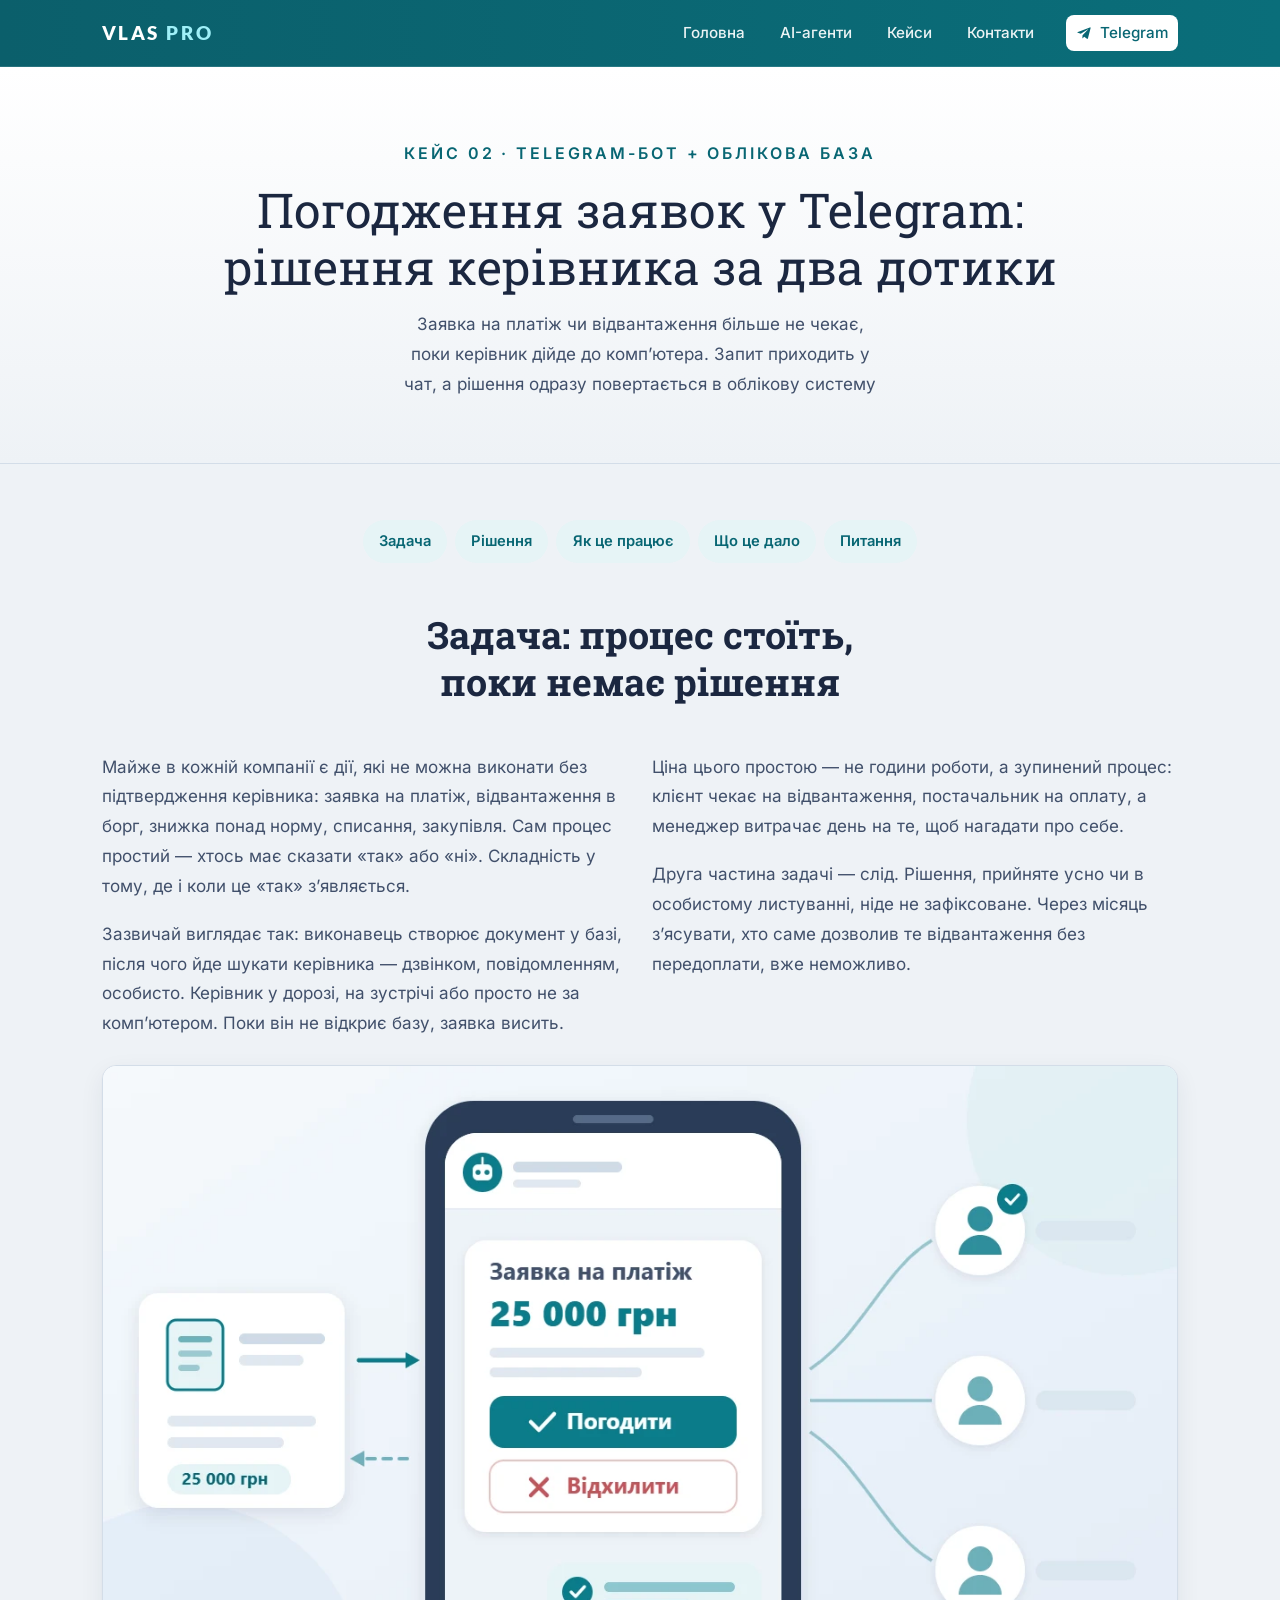
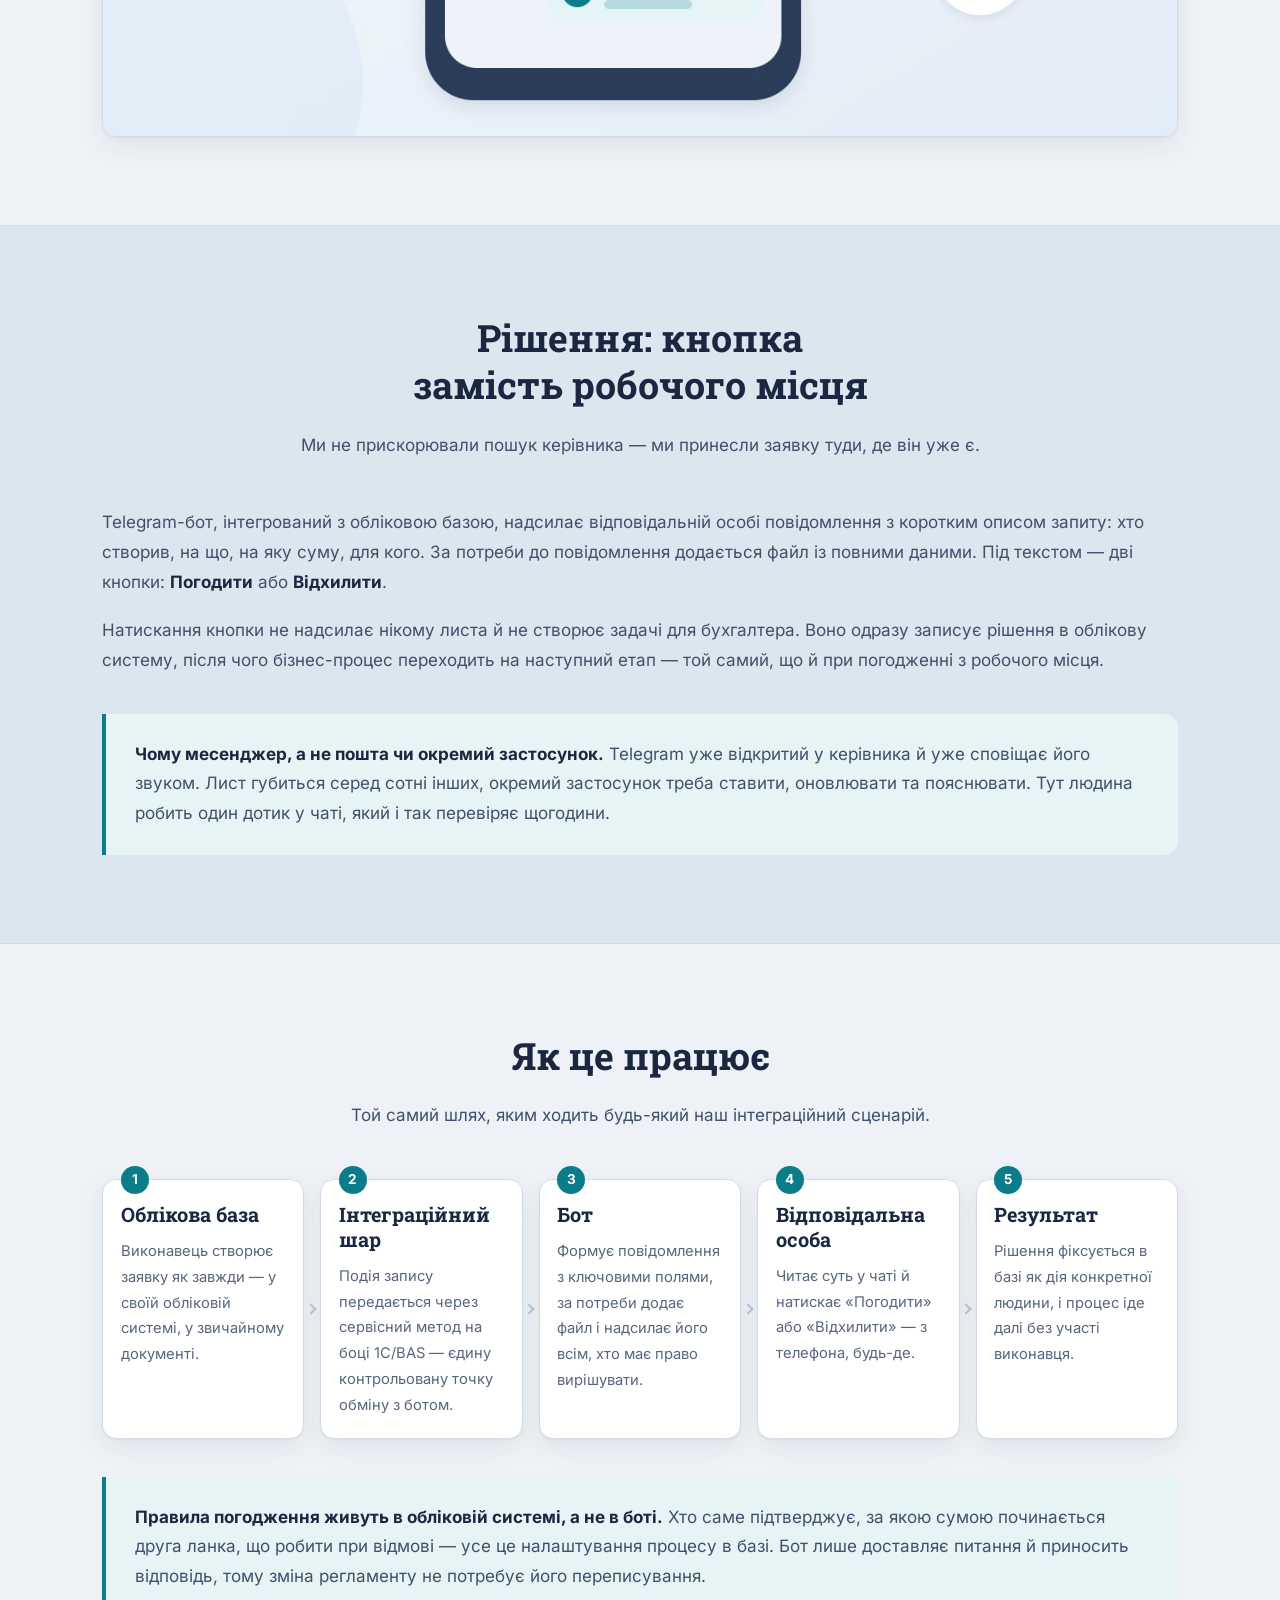
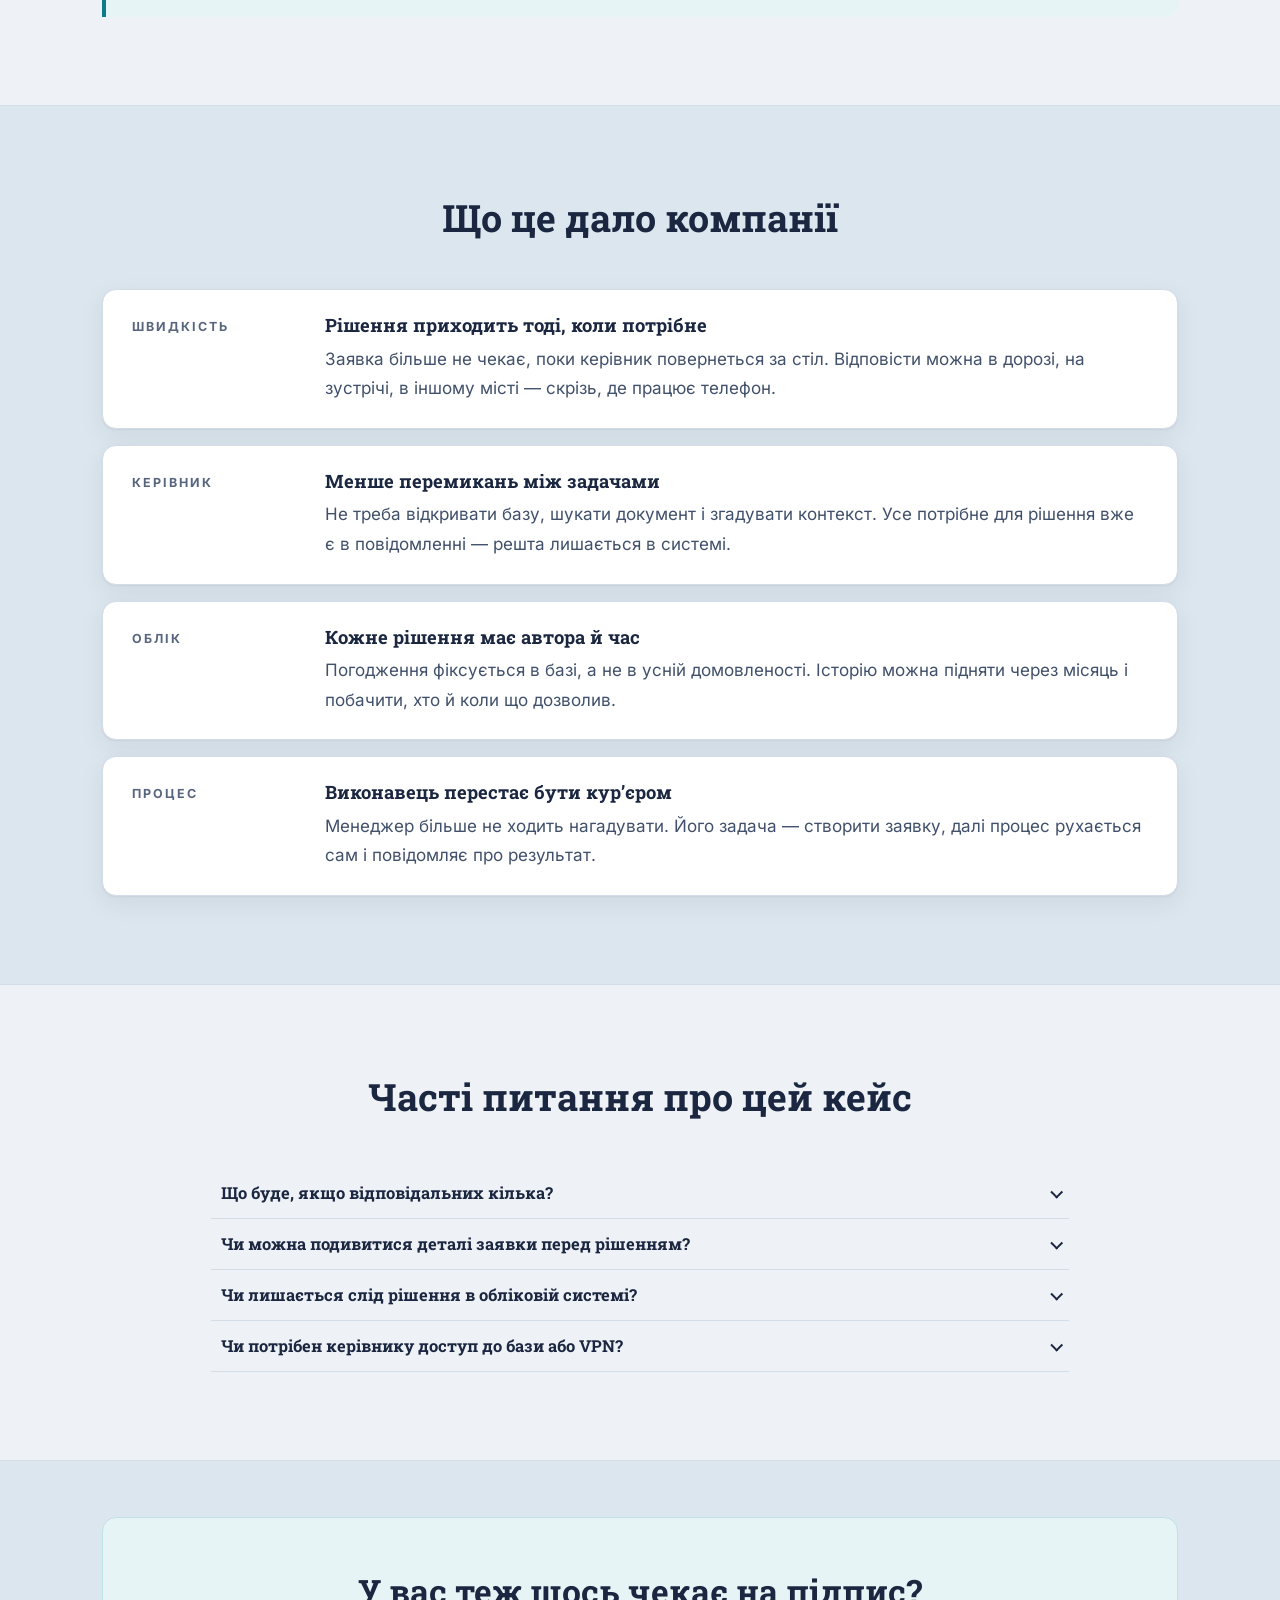
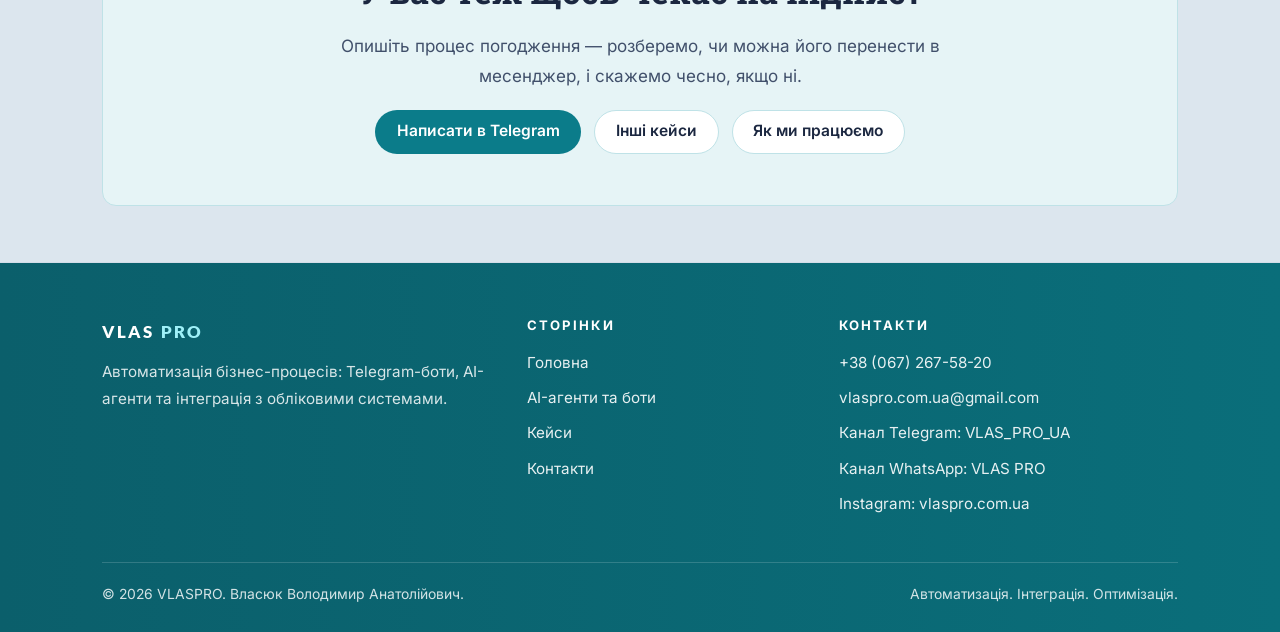
<file: pohodzhennya-telegram.html>
<!DOCTYPE html>
<html lang="uk">
<head>
<meta charset="utf-8">
<meta name="viewport" content="width=device-width, initial-scale=1">
<title>Погодження заявок у Telegram з 1С/BAS — кейс VLASPRO</title>
<meta name="description" content="Кейс VLASPRO: заявки на платіж і відвантаження керівник погоджує кнопкою просто в Telegram, а рішення автоматично фіксується в обліковій системі й процес іде далі.">
<meta name="theme-color" content="#0b5f6b">
<link rel="icon" href="favicon.svg" type="image/svg+xml">
<link rel="icon" href="favicon.png" sizes="32x32">
<link rel="apple-touch-icon" href="apple-touch-icon.png">
<meta property="og:type" content="article">
<meta property="og:site_name" content="VLASPRO">
<meta property="og:title" content="Погодження заявок у Telegram з 1С/BAS — кейс VLASPRO">
<meta property="og:description" content="Керівник бачить запит у чаті, натискає «Погодити» або «Відхилити» — і облікова система одразу веде процес далі.">
<meta property="og:url" content="https://vlaspro.com.ua/pohodzhennya-telegram">
<meta property="og:image" content="https://vlaspro.com.ua/assets/img/case-2.jpg">
<meta property="og:locale" content="uk_UA">
<meta name="twitter:card" content="summary_large_image">
<link rel="canonical" href="https://vlaspro.com.ua/pohodzhennya-telegram">
<link rel="stylesheet" href="assets/css/style.css">
<script type="application/ld+json">
{
  "@context": "https://schema.org",
  "@graph": [
    {
      "@type": "Organization",
      "@id": "https://vlaspro.com.ua/#organization",
      "name": "VLASPRO",
      "url": "https://vlaspro.com.ua/",
      "logo": "https://vlaspro.com.ua/apple-touch-icon.png",
      "email": "vlaspro.com.ua@gmail.com",
      "telephone": "+380672675820",
      "sameAs": [
        "https://t.me/VLAS_PRO_UA",
        "https://whatsapp.com/channel/0029VbALwBC1NCrLpum86T37",
        "https://www.instagram.com/vlaspro.com.ua/"
      ]
    },
    {
      "@type": "WebSite",
      "@id": "https://vlaspro.com.ua/#website",
      "url": "https://vlaspro.com.ua/",
      "name": "VLASPRO",
      "inLanguage": "uk-UA",
      "publisher": { "@id": "https://vlaspro.com.ua/#organization" }
    },
    {
      "@type": "Article",
      "@id": "https://vlaspro.com.ua/pohodzhennya-telegram#article",
      "headline": "Погодження заявок у Telegram: рішення керівника за два дотики",
      "description": "Кейс VLASPRO: заявки на платіж і відвантаження керівник погоджує кнопкою просто в Telegram, а рішення автоматично фіксується в обліковій системі.",
      "url": "https://vlaspro.com.ua/pohodzhennya-telegram",
      "image": "https://vlaspro.com.ua/assets/img/case-2.jpg",
      "datePublished": "2026-11-05",
      "dateModified": "2026-11-05",
      "inLanguage": "uk-UA",
      "author": { "@id": "https://vlaspro.com.ua/#organization" },
      "publisher": { "@id": "https://vlaspro.com.ua/#organization" },
      "isPartOf": { "@id": "https://vlaspro.com.ua/#website" },
      "about": {
        "@type": "Service",
        "name": "Telegram-бот для погодження заявок з 1С/BAS",
        "serviceType": "Автоматизація бізнес-процесів",
        "provider": { "@id": "https://vlaspro.com.ua/#organization" }
      }
    },
    {
      "@type": "FAQPage",
      "@id": "https://vlaspro.com.ua/pohodzhennya-telegram#faq",
      "inLanguage": "uk-UA",
      "mainEntity": [
        {
          "@type": "Question",
          "name": "Що буде, якщо відповідальних кілька?",
          "acceptedAnswer": {
            "@type": "Answer",
            "text": "Запит надсилається всім, хто має право вирішувати. Кожен бачить його у себе в чаті й може прийняти рішення. Правило, за яким заявка вважається погодженою — перший голос, більшість чи обов’язкова згода конкретної людини — задається під процес компанії, а не зашите в боті."
          }
        },
        {
          "@type": "Question",
          "name": "Чи можна подивитися деталі заявки перед рішенням?",
          "acceptedAnswer": {
            "@type": "Answer",
            "text": "У повідомленні є короткий опис із ключовими полями: контрагент, сума, призначення, автор заявки. За потреби бот прикладає файл із повними даними — рахунок, специфікацію або друковану форму документа з бази."
          }
        },
        {
          "@type": "Question",
          "name": "Чи лишається слід рішення в обліковій системі?",
          "acceptedAnswer": {
            "@type": "Answer",
            "text": "Так. Рішення записується в базу як дія конкретної людини з часом і коментарем, якщо він був. Це не повідомлення в чаті, яке можна видалити, а запис в обліковій системі, за яким потім можна підняти історію погодження."
          }
        },
        {
          "@type": "Question",
          "name": "Чи потрібен керівнику доступ до бази або VPN?",
          "acceptedAnswer": {
            "@type": "Answer",
            "text": "Ні. Керівник працює у звичайному Telegram на телефоні. Робоче місце в обліковій системі, ліцензія та підключення до корпоративної мережі для погодження не потрібні — з базою спілкується бот, а не людина."
          }
        }
      ]
    },
    {
      "@type": "BreadcrumbList",
      "itemListElement": [
        { "@type": "ListItem", "position": 1, "name": "Головна", "item": "https://vlaspro.com.ua/" },
        { "@type": "ListItem", "position": 2, "name": "Кейси", "item": "https://vlaspro.com.ua/cases" },
        { "@type": "ListItem", "position": 3, "name": "Погодження заявок у Telegram", "item": "https://vlaspro.com.ua/pohodzhennya-telegram" }
      ]
    }
  ]
}
</script>
</head>
<body>

<a class="skip" href="#main">Перейти до змісту</a>

<header class="site-head">
  <div class="wrap site-head__inner">
    <a class="brand" href="/">VLAS<span>PRO</span></a>
    <nav class="nav" aria-label="Головне меню">
      <a href="/">Головна</a>
      <a href="/ai-agents">AI-агенти</a>
      <a href="/cases">Кейси</a>
      <a href="/contacts">Контакти</a>
      <a class="btn btn--sm" href="https://t.me/vlsv00" target="_blank" rel="noopener">
        <svg viewBox="0 0 24 24" aria-hidden="true"><path d="M9.8 15.6 9.6 20c.4 0 .6-.2.8-.4l2-1.9 4.1 3c.8.4 1.3.2 1.5-.7L21.9 4.9c.3-1.1-.4-1.6-1.1-1.3L2.9 10.5c-1.1.4-1.1 1-.2 1.3l4.5 1.4L17.6 6.6c.5-.3.9-.1.5.2z"/></svg>
        <span class="btn__txt">Telegram</span>
      </a>
    </nav>
  </div>
</header>

<main id="main">

  <section class="pagehead">
    <div class="wrap">
      <span class="kicker">Кейс 02 · Telegram-бот + облікова база</span>
      <h1>Погодження заявок у Telegram: рішення керівника за два дотики</h1>
      <p>Заявка на платіж чи відвантаження більше не чекає, поки керівник дійде до комп&rsquo;ютера.
        Запит приходить у чат, а рішення одразу повертається в облікову систему</p>
    </div>
  </section>

  <nav class="section section--tight jump" aria-label="Розділи сторінки">
    <div class="wrap">
      <ul class="jump__list">
        <li><a href="#task">Задача</a></li>
        <li><a href="#solution">Рішення</a></li>
        <li><a href="#how">Як це працює</a></li>
        <li><a href="#result">Що це дало</a></li>
        <li><a href="#faq">Питання</a></li>
      </ul>
    </div>
  </nav>

  <section class="section section--top-0" id="task" aria-labelledby="task-h">
    <div class="wrap">
      <div class="section__head">
        <h2 id="task-h">Задача: процес стоїть, поки немає рішення</h2>
      </div>

      <div class="grid grid--2">
        <div>
          <p>Майже в кожній компанії є дії, які не можна виконати без підтвердження керівника:
            заявка на платіж, відвантаження в борг, знижка понад норму, списання, закупівля.
            Сам процес простий — хтось має сказати «так» або «ні». Складність у тому, де і коли
            це «так» з&rsquo;являється.</p>
          <p>Зазвичай виглядає так: виконавець створює документ у базі, після чого йде шукати
            керівника — дзвінком, повідомленням, особисто. Керівник у дорозі, на зустрічі
            або просто не за комп&rsquo;ютером. Поки він не відкриє базу, заявка висить.</p>
        </div>
        <div>
          <p>Ціна цього простою — не години роботи, а зупинений процес: клієнт чекає
            на відвантаження, постачальник на оплату, а менеджер витрачає день на те,
            щоб нагадати про себе.</p>
          <p>Друга частина задачі — слід. Рішення, прийняте усно чи в особистому листуванні,
            ніде не зафіксоване. Через місяць з&rsquo;ясувати, хто саме дозволив те відвантаження
            без передоплати, вже неможливо.</p>
        </div>
      </div>

      <figure class="case__media" style="margin-top: 1.6rem;">
        <picture>
          <source srcset="assets/img/case-2.webp" type="image/webp">
          <img src="assets/img/case-2.jpg" width="1200" height="750" loading="lazy"
               alt="Заявка на платіж у Telegram з кнопками «Погодити» та «Відхилити» під повідомленням бота.">
        </picture>
      </figure>
    </div>
  </section>

  <section class="section section--alt" id="solution" aria-labelledby="solution-h">
    <div class="wrap">
      <div class="section__head">
        <h2 id="solution-h">Рішення: кнопка замість робочого місця</h2>
        <p>Ми не прискорювали пошук керівника — ми принесли заявку туди, де він уже є.</p>
      </div>

      <p>Telegram-бот, інтегрований з обліковою базою, надсилає відповідальній особі повідомлення
        з коротким описом запиту: хто створив, на що, на яку суму, для кого. За потреби до
        повідомлення додається файл із повними даними. Під текстом — дві кнопки:
        <strong>Погодити</strong> або <strong>Відхилити</strong>.</p>

      <p>Натискання кнопки не надсилає нікому листа й не створює задачі для бухгалтера.
        Воно одразу записує рішення в облікову систему, після чого бізнес-процес переходить
        на наступний етап — той самий, що й при погодженні з робочого місця.</p>

      <div class="callout">
        <p><strong>Чому месенджер, а не пошта чи окремий застосунок.</strong> Telegram уже відкритий
          у керівника й уже сповіщає його звуком. Лист губиться серед сотні інших, окремий застосунок
          треба ставити, оновлювати та пояснювати. Тут людина робить один дотик у чаті, який і так
          перевіряє щогодини.</p>
      </div>
    </div>
  </section>

  <section class="section" id="how" aria-labelledby="how-h">
    <div class="wrap">
      <div class="section__head">
        <h2 id="how-h">Як це працює</h2>
        <p>Той самий шлях, яким ходить будь-який наш інтеграційний сценарій.</p>
      </div>

      <ol class="flow">
        <li class="flow__step">
          <span class="flow__num">1</span>
          <h3>Облікова база</h3>
          <p>Виконавець створює заявку як завжди — у своїй обліковій системі, у звичайному документі.</p>
        </li>
        <li class="flow__step">
          <span class="flow__num">2</span>
          <h3>Інтеграційний шар</h3>
          <p>Подія запису передається через сервісний метод на боці 1С/BAS — єдину контрольовану
            точку обміну з ботом.</p>
        </li>
        <li class="flow__step">
          <span class="flow__num">3</span>
          <h3>Бот</h3>
          <p>Формує повідомлення з ключовими полями, за потреби додає файл і надсилає його всім,
            хто має право вирішувати.</p>
        </li>
        <li class="flow__step">
          <span class="flow__num">4</span>
          <h3>Відповідальна особа</h3>
          <p>Читає суть у чаті й натискає «Погодити» або «Відхилити» — з телефона, будь-де.</p>
        </li>
        <li class="flow__step">
          <span class="flow__num">5</span>
          <h3>Результат</h3>
          <p>Рішення фіксується в базі як дія конкретної людини, і процес іде далі без участі
            виконавця.</p>
        </li>
      </ol>

      <div class="callout">
        <p><strong>Правила погодження живуть в обліковій системі, а не в боті.</strong> Хто саме
          підтверджує, за якою сумою починається друга ланка, що робити при відмові — усе це
          налаштування процесу в базі. Бот лише доставляє питання й приносить відповідь, тому
          зміна регламенту не потребує його переписування.</p>
      </div>
    </div>
  </section>

  <section class="section section--alt" id="result" aria-labelledby="result-h">
    <div class="wrap">
      <div class="section__head">
        <h2 id="result-h">Що це дало компанії</h2>
      </div>

      <ul class="gains">
        <li class="gain">
          <p class="gain__tag">Швидкість</p>
          <div class="gain__body">
            <h3>Рішення приходить тоді, коли потрібне</h3>
            <p>Заявка більше не чекає, поки керівник повернеться за стіл. Відповісти можна
              в дорозі, на зустрічі, в іншому місті — скрізь, де працює телефон.</p>
          </div>
        </li>
        <li class="gain">
          <p class="gain__tag">Керівник</p>
          <div class="gain__body">
            <h3>Менше перемикань між задачами</h3>
            <p>Не треба відкривати базу, шукати документ і згадувати контекст. Усе потрібне
              для рішення вже є в повідомленні — решта лишається в системі.</p>
          </div>
        </li>
        <li class="gain">
          <p class="gain__tag">Облік</p>
          <div class="gain__body">
            <h3>Кожне рішення має автора й час</h3>
            <p>Погодження фіксується в базі, а не в усній домовленості. Історію можна підняти
              через місяць і побачити, хто й коли що дозволив.</p>
          </div>
        </li>
        <li class="gain">
          <p class="gain__tag">Процес</p>
          <div class="gain__body">
            <h3>Виконавець перестає бути кур&rsquo;єром</h3>
            <p>Менеджер більше не ходить нагадувати. Його задача — створити заявку, далі процес
              рухається сам і повідомляє про результат.</p>
          </div>
        </li>
      </ul>
    </div>
  </section>

  <section class="section" id="faq" aria-labelledby="faq-h">
    <div class="wrap">
      <div class="section__head">
        <h2 id="faq-h">Часті питання про цей кейс</h2>
      </div>

      <div class="faq">
        <details class="more">
          <summary>Що буде, якщо відповідальних кілька?</summary>
          <div class="more__body">
            <p>Запит надсилається всім, хто має право вирішувати. Кожен бачить його у себе в чаті
              й може прийняти рішення. Правило, за яким заявка вважається погодженою — перший голос,
              більшість чи обов&rsquo;язкова згода конкретної людини — задається під процес компанії,
              а не зашите в боті.</p>
          </div>
        </details>

        <details class="more">
          <summary>Чи можна подивитися деталі заявки перед рішенням?</summary>
          <div class="more__body">
            <p>У повідомленні є короткий опис із ключовими полями: контрагент, сума, призначення,
              автор заявки. За потреби бот прикладає файл із повними даними — рахунок, специфікацію
              або друковану форму документа з бази.</p>
          </div>
        </details>

        <details class="more">
          <summary>Чи лишається слід рішення в обліковій системі?</summary>
          <div class="more__body">
            <p>Так. Рішення записується в базу як дія конкретної людини з часом і коментарем,
              якщо він був. Це не повідомлення в чаті, яке можна видалити, а запис в обліковій
              системі, за яким потім можна підняти історію погодження.</p>
          </div>
        </details>

        <details class="more">
          <summary>Чи потрібен керівнику доступ до бази або VPN?</summary>
          <div class="more__body">
            <p>Ні. Керівник працює у звичайному Telegram на телефоні. Робоче місце в обліковій
              системі, ліцензія та підключення до корпоративної мережі для погодження не потрібні —
              з базою спілкується бот, а не людина.</p>
          </div>
        </details>
      </div>
    </div>
  </section>

  <section class="section section--tight section--alt" aria-labelledby="cta-h">
    <div class="wrap">
      <div class="cta">
        <h2 id="cta-h">У вас теж щось чекає на підпис?</h2>
        <p>Опишіть процес погодження — розберемо, чи можна його перенести в месенджер,
          і скажемо чесно, якщо ні.</p>
        <div class="hero__actions">
          <a class="btn" href="https://t.me/vlsv00" target="_blank" rel="noopener">Написати в Telegram</a>
          <a class="btn btn--onlight" href="/cases">Інші кейси</a>
          <a class="btn btn--onlight" href="/ai-agents">Як ми працюємо</a>
        </div>
      </div>
    </div>
  </section>

</main>

<footer class="site-foot">
  <div class="wrap">
    <div class="site-foot__grid">
      <div>
        <span class="brand">VLAS<span>PRO</span></span>
        <p>Автоматизація бізнес-процесів: Telegram-боти, AI-агенти та інтеграція з обліковими системами.</p>
      </div>
      <div>
        <h2>Сторінки</h2>
        <ul>
          <li><a href="/">Головна</a></li>
          <li><a href="/ai-agents">AI-агенти та боти</a></li>
          <li><a href="/cases">Кейси</a></li>
          <li><a href="/contacts">Контакти</a></li>
        </ul>
      </div>
      <div>
        <h2>Контакти</h2>
        <ul>
          <li><a href="tel:+380672675820">+38 (067) 267-58-20</a></li>
          <li><a href="mailto:vlaspro.com.ua@gmail.com">vlaspro.com.ua@gmail.com</a></li>
          <li><a href="https://t.me/VLAS_PRO_UA" target="_blank" rel="noopener">Канал Telegram: VLAS_PRO_UA</a></li>
          <li><a href="https://whatsapp.com/channel/0029VbALwBC1NCrLpum86T37" target="_blank" rel="noopener">Канал WhatsApp: VLAS PRO</a></li>
          <li><a href="https://www.instagram.com/vlaspro.com.ua/" target="_blank" rel="noopener">Instagram: vlaspro.com.ua</a></li>
        </ul>
      </div>
    </div>
    <div class="site-foot__bottom">
      <span>© 2026 VLASPRO. Власюк Володимир Анатолійович.</span>
      <span>Автоматизація. Інтеграція. Оптимізація.</span>
    </div>
  </div>
</footer>

<script src="assets/js/main.js" defer></script>
</body>
</html>
</file>
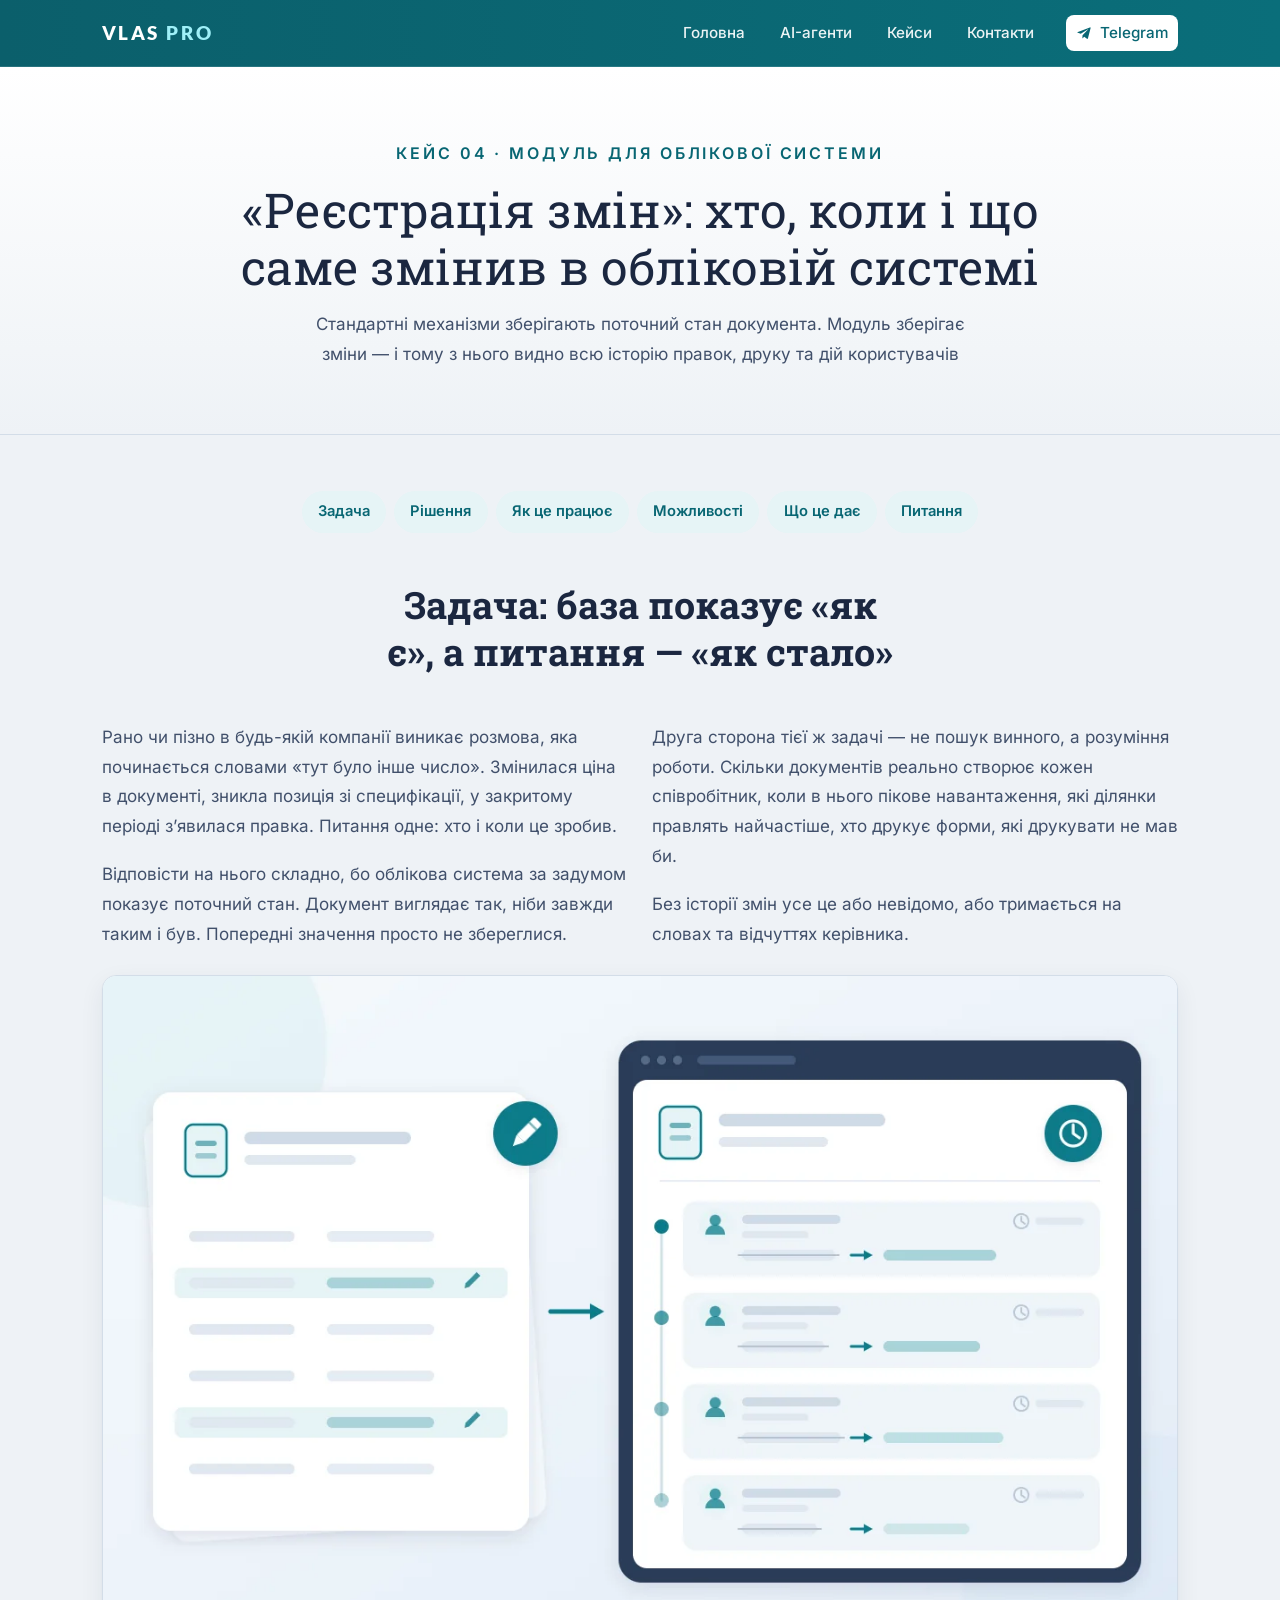
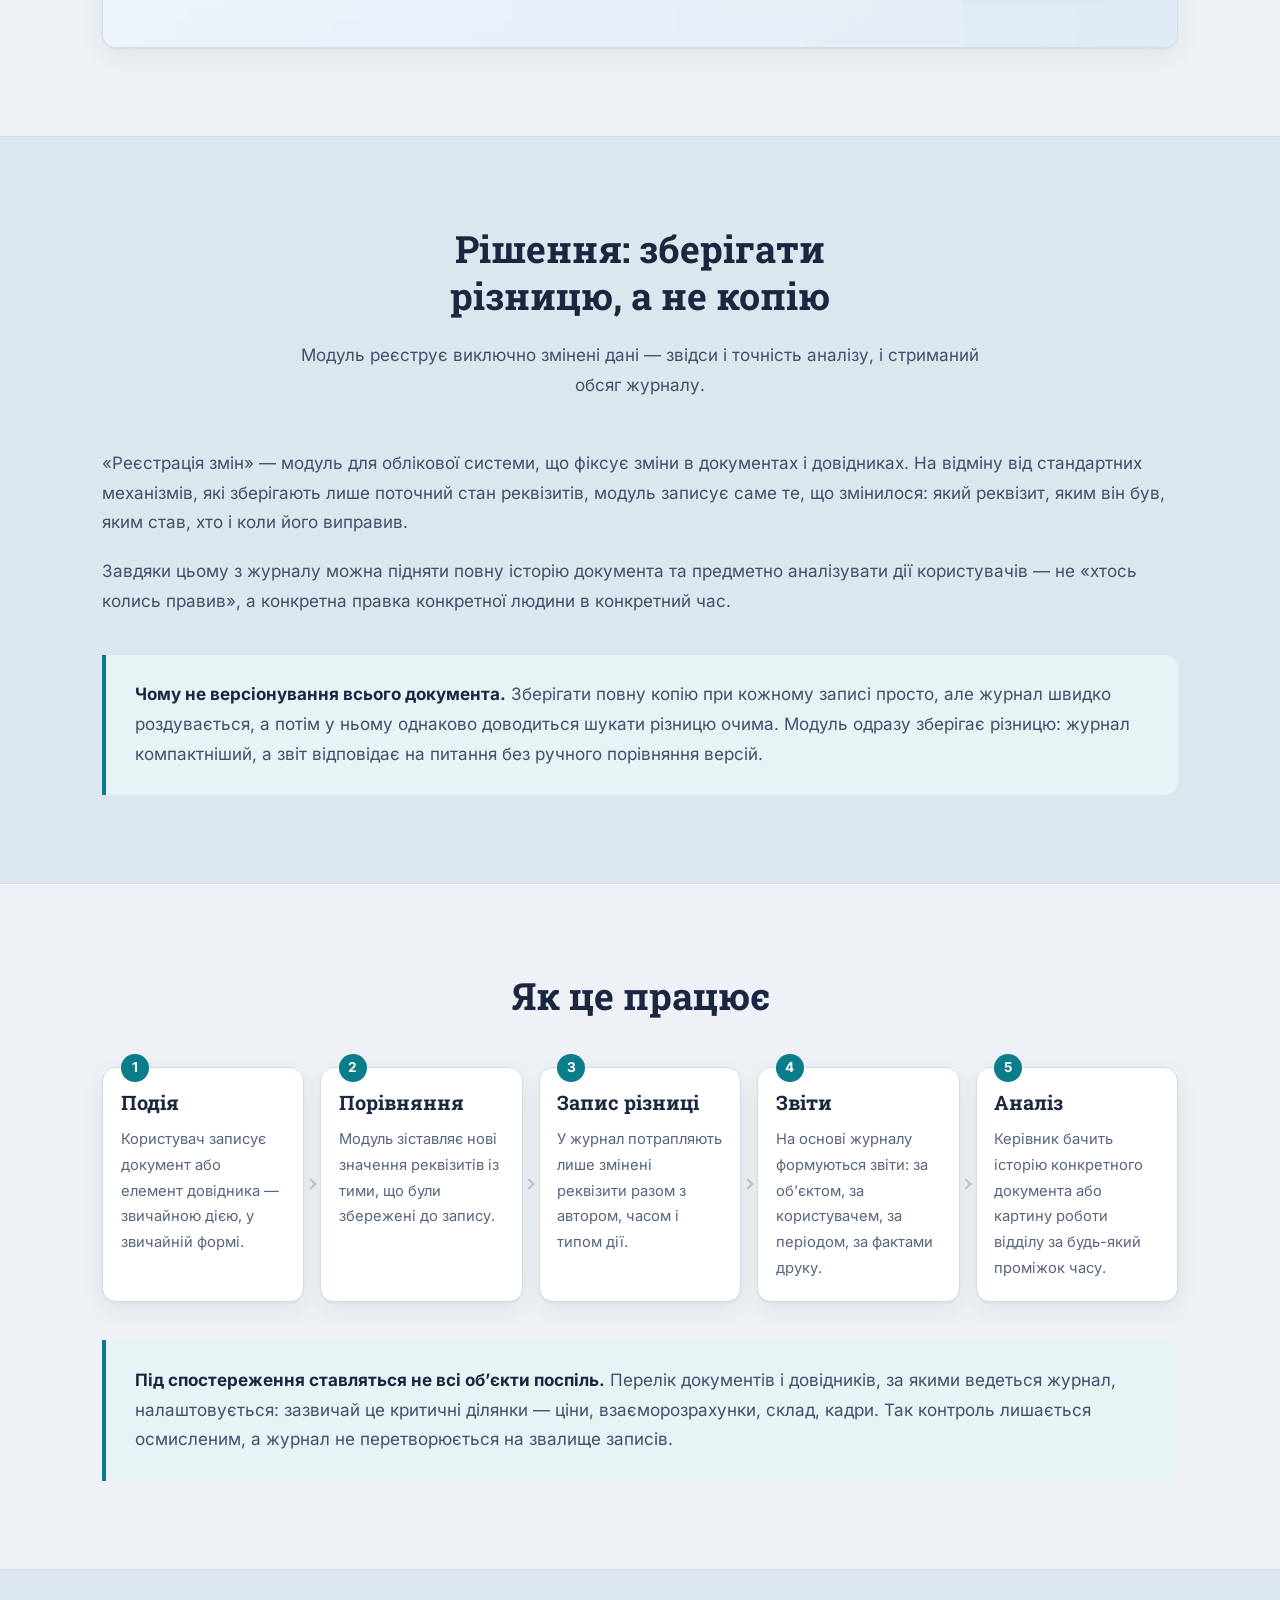
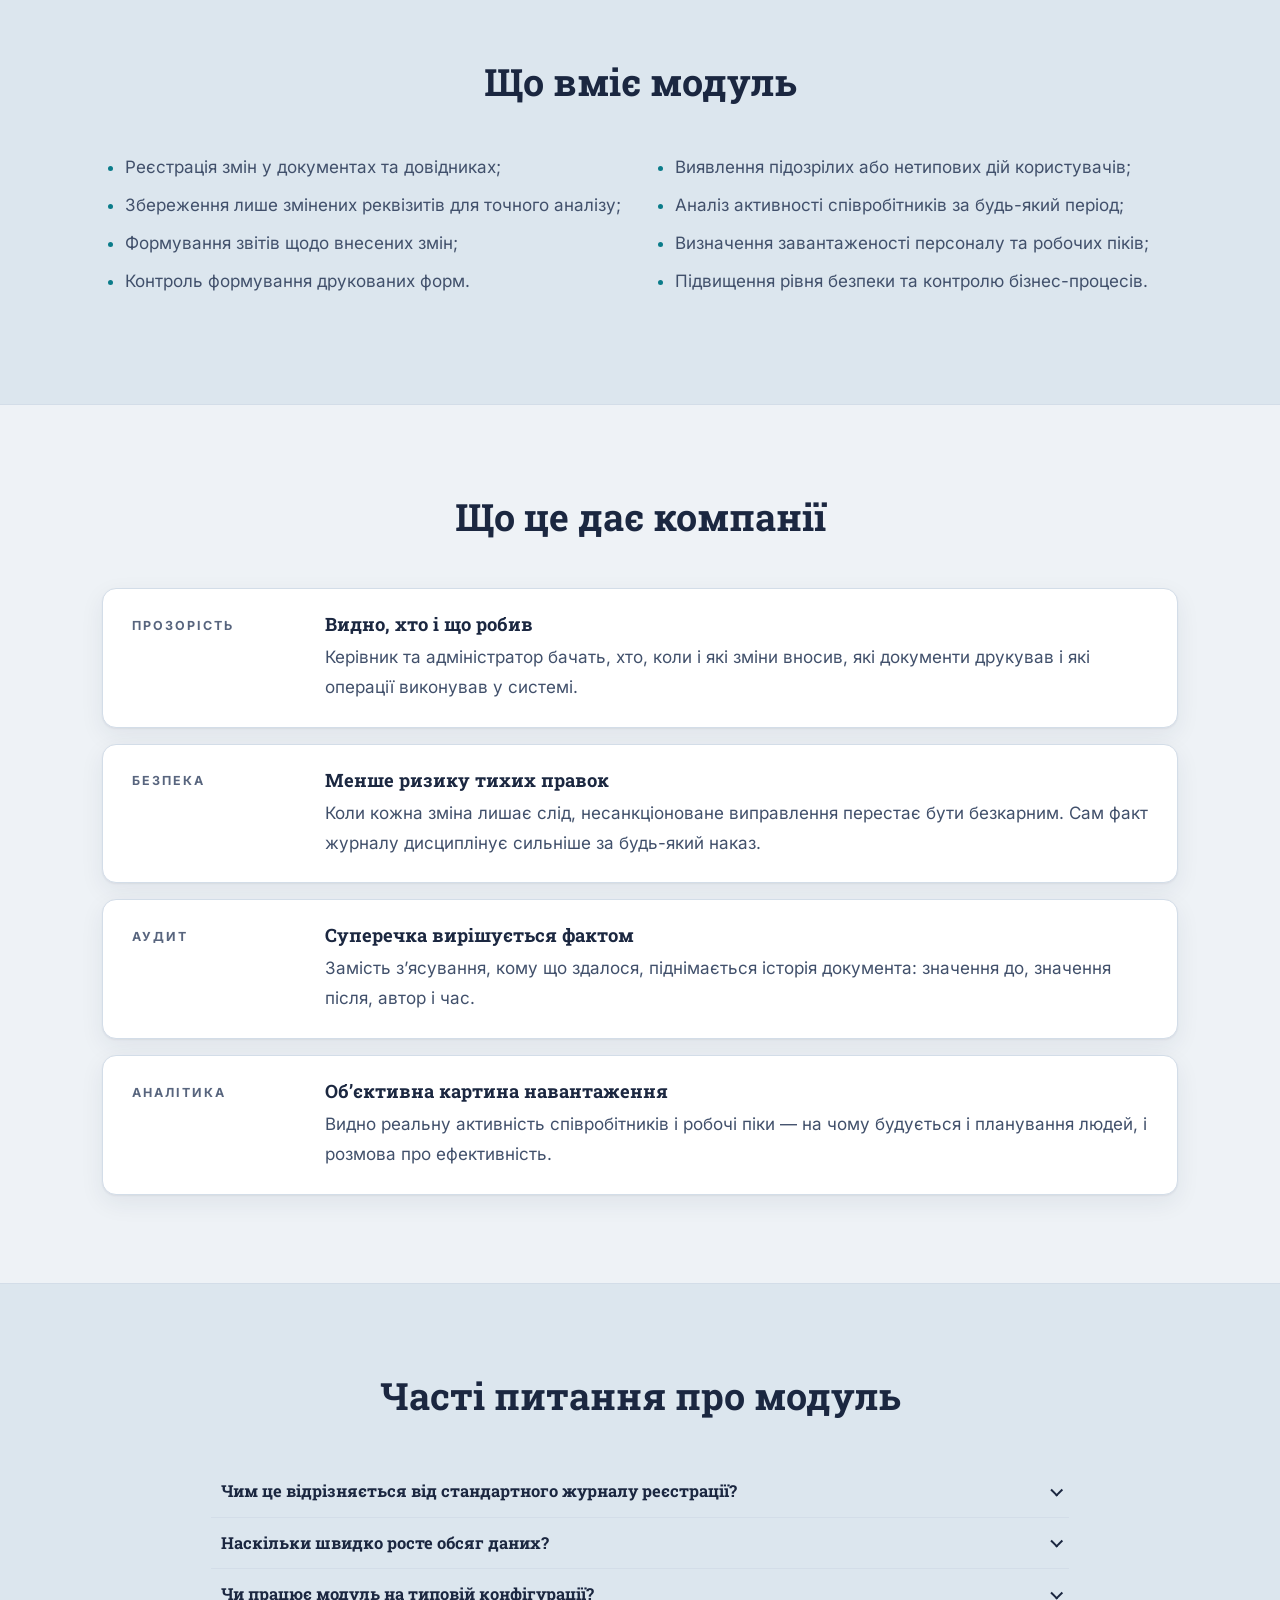
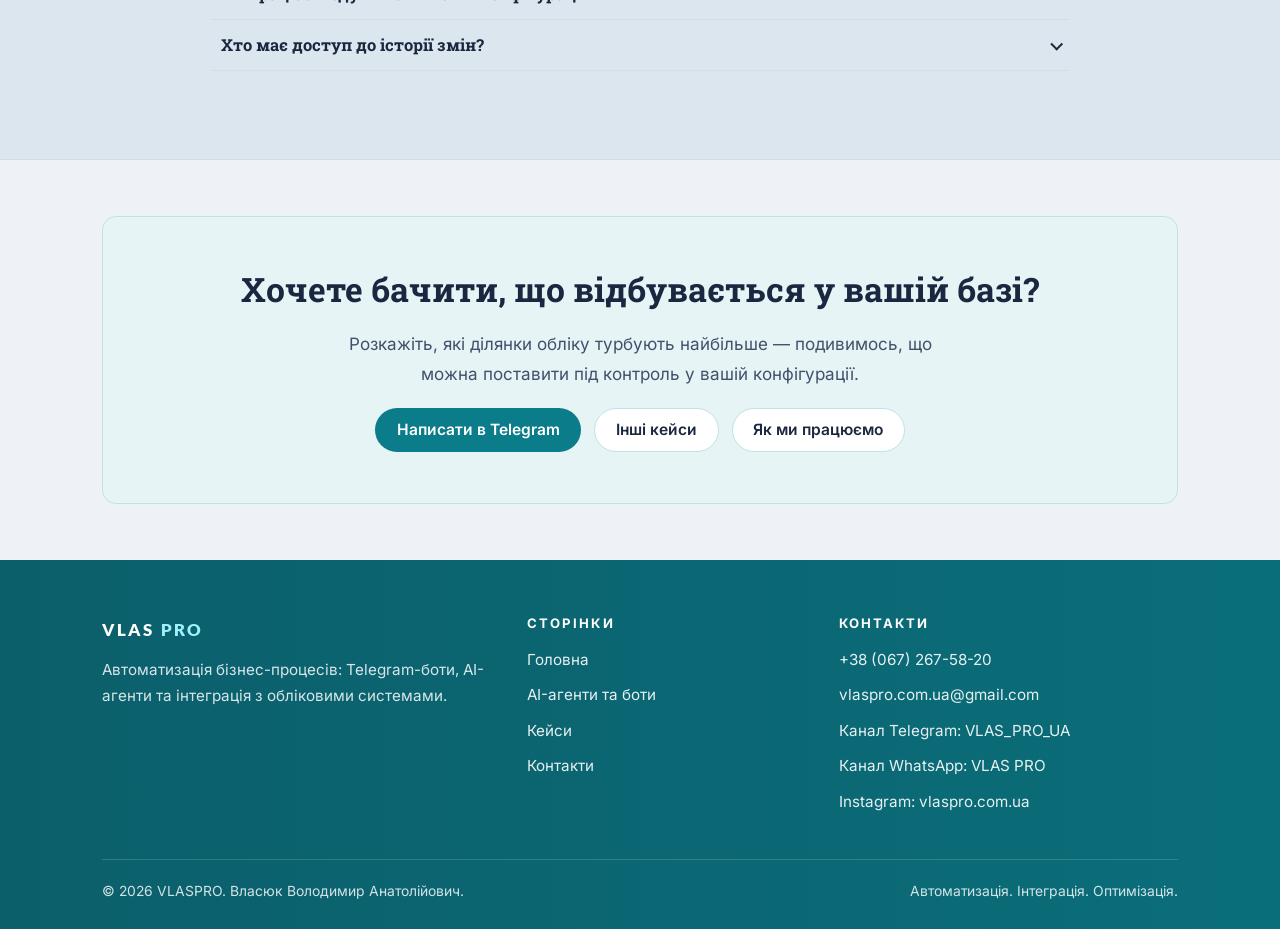
<file: reyestratsiya-zmin.html>
<!DOCTYPE html>
<html lang="uk">
<head>
<meta charset="utf-8">
<meta name="viewport" content="width=device-width, initial-scale=1">
<title>Модуль «Реєстрація змін» для 1С/BAS — кейс VLASPRO</title>
<meta name="description" content="Модуль VLASPRO фіксує зміни в документах і довідниках облікової системи: зберігає лише змінені реквізити, дає повну історію правок, контроль друку та аналіз дій користувачів.">
<meta name="theme-color" content="#0b5f6b">
<link rel="icon" href="favicon.svg" type="image/svg+xml">
<link rel="icon" href="favicon.png" sizes="32x32">
<link rel="apple-touch-icon" href="apple-touch-icon.png">
<meta property="og:type" content="article">
<meta property="og:site_name" content="VLASPRO">
<meta property="og:title" content="Модуль «Реєстрація змін» для 1С/BAS — кейс VLASPRO">
<meta property="og:description" content="Хто, коли і що саме змінив в обліковій системі: повна історія правок замість поточного стану документа.">
<meta property="og:url" content="https://vlaspro.com.ua/reyestratsiya-zmin">
<meta property="og:image" content="https://vlaspro.com.ua/assets/img/case-4.jpg">
<meta property="og:locale" content="uk_UA">
<meta name="twitter:card" content="summary_large_image">
<link rel="canonical" href="https://vlaspro.com.ua/reyestratsiya-zmin">
<link rel="stylesheet" href="assets/css/style.css">
<script type="application/ld+json">
{
  "@context": "https://schema.org",
  "@graph": [
    {
      "@type": "Organization",
      "@id": "https://vlaspro.com.ua/#organization",
      "name": "VLASPRO",
      "url": "https://vlaspro.com.ua/",
      "logo": "https://vlaspro.com.ua/apple-touch-icon.png",
      "email": "vlaspro.com.ua@gmail.com",
      "telephone": "+380672675820",
      "sameAs": [
        "https://t.me/VLAS_PRO_UA",
        "https://whatsapp.com/channel/0029VbALwBC1NCrLpum86T37",
        "https://www.instagram.com/vlaspro.com.ua/"
      ]
    },
    {
      "@type": "WebSite",
      "@id": "https://vlaspro.com.ua/#website",
      "url": "https://vlaspro.com.ua/",
      "name": "VLASPRO",
      "inLanguage": "uk-UA",
      "publisher": { "@id": "https://vlaspro.com.ua/#organization" }
    },
    {
      "@type": "Article",
      "@id": "https://vlaspro.com.ua/reyestratsiya-zmin#article",
      "headline": "«Реєстрація змін»: хто, коли і що саме змінив в обліковій системі",
      "description": "Модуль VLASPRO фіксує зміни в документах і довідниках облікової системи, зберігаючи лише змінені реквізити, і дає повну історію правок та аналіз дій користувачів.",
      "url": "https://vlaspro.com.ua/reyestratsiya-zmin",
      "image": "https://vlaspro.com.ua/assets/img/case-4.jpg",
      "datePublished": "2026-11-05",
      "dateModified": "2026-11-05",
      "inLanguage": "uk-UA",
      "author": { "@id": "https://vlaspro.com.ua/#organization" },
      "publisher": { "@id": "https://vlaspro.com.ua/#organization" },
      "isPartOf": { "@id": "https://vlaspro.com.ua/#website" },
      "about": {
        "@type": "Service",
        "name": "Модуль реєстрації змін для 1С/BAS",
        "serviceType": "Аудит і контроль в обліковій системі",
        "provider": { "@id": "https://vlaspro.com.ua/#organization" }
      }
    },
    {
      "@type": "FAQPage",
      "@id": "https://vlaspro.com.ua/reyestratsiya-zmin#faq",
      "inLanguage": "uk-UA",
      "mainEntity": [
        {
          "@type": "Question",
          "name": "Чим це відрізняється від стандартного журналу реєстрації?",
          "acceptedAnswer": {
            "@type": "Answer",
            "text": "Стандартні механізми показують, що документ записали, і зберігають його поточний стан. Модуль зберігає саме різницю: який реквізит був, яким став, хто і коли його змінив. Тому з нього видно історію правок, а не лише останню версію документа."
          }
        },
        {
          "@type": "Question",
          "name": "Наскільки швидко росте обсяг даних?",
          "acceptedAnswer": {
            "@type": "Answer",
            "text": "Модуль записує лише змінені реквізити, а не копію документа цілком, тому журнал росте помітно повільніше, ніж при версіонуванні повних об’єктів. Перелік об’єктів під спостереженням і глибина зберігання налаштовуються: під контроль ставлять критичні ділянки, а не всю базу поспіль."
          }
        },
        {
          "@type": "Question",
          "name": "Чи працює модуль на типовій конфігурації?",
          "acceptedAnswer": {
            "@type": "Answer",
            "text": "Так. Доопрацювання винесені в окремі модулі й не переписують типовий код, тому планові оновлення конфігурації проходять як зазвичай. Після великих релізів платформи ми перевіряємо роботу модуля — це частина підтримки."
          }
        },
        {
          "@type": "Question",
          "name": "Хто має доступ до історії змін?",
          "acceptedAnswer": {
            "@type": "Answer",
            "text": "Доступ до журналу та звітів регулюється правами облікової системи. Зазвичай його відкривають керівникам, внутрішньому аудиту й адміністраторам, а рядовим користувачам — ні, інакше контроль втрачає сенс."
          }
        }
      ]
    },
    {
      "@type": "BreadcrumbList",
      "itemListElement": [
        { "@type": "ListItem", "position": 1, "name": "Головна", "item": "https://vlaspro.com.ua/" },
        { "@type": "ListItem", "position": 2, "name": "Кейси", "item": "https://vlaspro.com.ua/cases" },
        { "@type": "ListItem", "position": 3, "name": "Модуль «Реєстрація змін»", "item": "https://vlaspro.com.ua/reyestratsiya-zmin" }
      ]
    }
  ]
}
</script>
</head>
<body>

<a class="skip" href="#main">Перейти до змісту</a>

<header class="site-head">
  <div class="wrap site-head__inner">
    <a class="brand" href="/">VLAS<span>PRO</span></a>
    <nav class="nav" aria-label="Головне меню">
      <a href="/">Головна</a>
      <a href="/ai-agents">AI-агенти</a>
      <a href="/cases">Кейси</a>
      <a href="/contacts">Контакти</a>
      <a class="btn btn--sm" href="https://t.me/vlsv00" target="_blank" rel="noopener">
        <svg viewBox="0 0 24 24" aria-hidden="true"><path d="M9.8 15.6 9.6 20c.4 0 .6-.2.8-.4l2-1.9 4.1 3c.8.4 1.3.2 1.5-.7L21.9 4.9c.3-1.1-.4-1.6-1.1-1.3L2.9 10.5c-1.1.4-1.1 1-.2 1.3l4.5 1.4L17.6 6.6c.5-.3.9-.1.5.2z"/></svg>
        <span class="btn__txt">Telegram</span>
      </a>
    </nav>
  </div>
</header>

<main id="main">

  <section class="pagehead">
    <div class="wrap">
      <span class="kicker">Кейс 04 · Модуль для облікової системи</span>
      <h1>«Реєстрація змін»: хто, коли і що саме змінив в обліковій системі</h1>
      <p>Стандартні механізми зберігають поточний стан документа. Модуль зберігає зміни —
        і тому з нього видно всю історію правок, друку та дій користувачів</p>
    </div>
  </section>

  <nav class="section section--tight jump" aria-label="Розділи сторінки">
    <div class="wrap">
      <ul class="jump__list">
        <li><a href="#task">Задача</a></li>
        <li><a href="#solution">Рішення</a></li>
        <li><a href="#how">Як це працює</a></li>
        <li><a href="#abilities">Можливості</a></li>
        <li><a href="#result">Що це дає</a></li>
        <li><a href="#faq">Питання</a></li>
      </ul>
    </div>
  </nav>

  <section class="section section--top-0" id="task" aria-labelledby="task-h">
    <div class="wrap">
      <div class="section__head">
        <h2 id="task-h">Задача: база показує «як є», а питання — «як стало»</h2>
      </div>

      <div class="grid grid--2">
        <div>
          <p>Рано чи пізно в будь-якій компанії виникає розмова, яка починається словами
            «тут було інше число». Змінилася ціна в документі, зникла позиція зі специфікації,
            у закритому періоді з&rsquo;явилася правка. Питання одне: хто і коли це зробив.</p>
          <p>Відповісти на нього складно, бо облікова система за задумом показує поточний стан.
            Документ виглядає так, ніби завжди таким і був. Попередні значення просто
            не збереглися.</p>
        </div>
        <div>
          <p>Друга сторона тієї ж задачі — не пошук винного, а розуміння роботи. Скільки
            документів реально створює кожен співробітник, коли в нього пікове навантаження,
            які ділянки правлять найчастіше, хто друкує форми, які друкувати не мав би.</p>
          <p>Без історії змін усе це або невідомо, або тримається на словах та відчуттях
            керівника.</p>
        </div>
      </div>

      <figure class="case__media" style="margin-top: 1.6rem;">
        <picture>
          <source srcset="assets/img/case-4.webp" type="image/webp">
          <img src="assets/img/case-4.jpg" width="1200" height="750" loading="lazy"
               alt="Журнал реєстрації змін: виправлений реквізит документа, автор правки, час, значення до і після.">
        </picture>
      </figure>
    </div>
  </section>

  <section class="section section--alt" id="solution" aria-labelledby="solution-h">
    <div class="wrap">
      <div class="section__head">
        <h2 id="solution-h">Рішення: зберігати різницю, а не копію</h2>
        <p>Модуль реєструє виключно змінені дані — звідси і точність аналізу, і стриманий обсяг журналу.</p>
      </div>

      <p>«Реєстрація змін» — модуль для облікової системи, що фіксує зміни в документах
        і довідниках. На відміну від стандартних механізмів, які зберігають лише поточний стан
        реквізитів, модуль записує саме те, що змінилося: який реквізит, яким він був, яким став,
        хто і коли його виправив.</p>

      <p>Завдяки цьому з журналу можна підняти повну історію документа та предметно аналізувати
        дії користувачів — не «хтось колись правив», а конкретна правка конкретної людини
        в конкретний час.</p>

      <div class="callout">
        <p><strong>Чому не версіонування всього документа.</strong> Зберігати повну копію
          при кожному записі просто, але журнал швидко роздувається, а потім у ньому однаково
          доводиться шукати різницю очима. Модуль одразу зберігає різницю: журнал компактніший,
          а звіт відповідає на питання без ручного порівняння версій.</p>
      </div>
    </div>
  </section>

  <section class="section" id="how" aria-labelledby="how-h">
    <div class="wrap">
      <div class="section__head">
        <h2 id="how-h">Як це працює</h2>
      </div>

      <ol class="flow">
        <li class="flow__step">
          <span class="flow__num">1</span>
          <h3>Подія</h3>
          <p>Користувач записує документ або елемент довідника — звичайною дією, у звичайній формі.</p>
        </li>
        <li class="flow__step">
          <span class="flow__num">2</span>
          <h3>Порівняння</h3>
          <p>Модуль зіставляє нові значення реквізитів із тими, що були збережені до запису.</p>
        </li>
        <li class="flow__step">
          <span class="flow__num">3</span>
          <h3>Запис різниці</h3>
          <p>У журнал потрапляють лише змінені реквізити разом з автором, часом і типом дії.</p>
        </li>
        <li class="flow__step">
          <span class="flow__num">4</span>
          <h3>Звіти</h3>
          <p>На основі журналу формуються звіти: за об&rsquo;єктом, за користувачем, за періодом,
            за фактами друку.</p>
        </li>
        <li class="flow__step">
          <span class="flow__num">5</span>
          <h3>Аналіз</h3>
          <p>Керівник бачить історію конкретного документа або картину роботи відділу за будь-який
            проміжок часу.</p>
        </li>
      </ol>

      <div class="callout">
        <p><strong>Під спостереження ставляться не всі об&rsquo;єкти поспіль.</strong> Перелік
          документів і довідників, за якими ведеться журнал, налаштовується: зазвичай це критичні
          ділянки — ціни, взаєморозрахунки, склад, кадри. Так контроль лишається осмисленим,
          а журнал не перетворюється на звалище записів.</p>
      </div>
    </div>
  </section>

  <section class="section section--alt" id="abilities" aria-labelledby="abilities-h">
    <div class="wrap">
      <div class="section__head">
        <h2 id="abilities-h">Що вміє модуль</h2>
      </div>

      <div class="grid grid--2">
        <div>
          <ul>
            <li>Реєстрація змін у документах та довідниках;</li>
            <li>Збереження лише змінених реквізитів для точного аналізу;</li>
            <li>Формування звітів щодо внесених змін;</li>
            <li>Контроль формування друкованих форм.</li>
          </ul>
        </div>
        <div>
          <ul>
            <li>Виявлення підозрілих або нетипових дій користувачів;</li>
            <li>Аналіз активності співробітників за будь-який період;</li>
            <li>Визначення завантаженості персоналу та робочих піків;</li>
            <li>Підвищення рівня безпеки та контролю бізнес-процесів.</li>
          </ul>
        </div>
      </div>
    </div>
  </section>

  <section class="section" id="result" aria-labelledby="result-h">
    <div class="wrap">
      <div class="section__head">
        <h2 id="result-h">Що це дає компанії</h2>
      </div>

      <ul class="gains">
        <li class="gain">
          <p class="gain__tag">Прозорість</p>
          <div class="gain__body">
            <h3>Видно, хто і що робив</h3>
            <p>Керівник та адміністратор бачать, хто, коли і які зміни вносив, які документи
              друкував і які операції виконував у системі.</p>
          </div>
        </li>
        <li class="gain">
          <p class="gain__tag">Безпека</p>
          <div class="gain__body">
            <h3>Менше ризику тихих правок</h3>
            <p>Коли кожна зміна лишає слід, несанкціоноване виправлення перестає бути безкарним.
              Сам факт журналу дисциплінує сильніше за будь-який наказ.</p>
          </div>
        </li>
        <li class="gain">
          <p class="gain__tag">Аудит</p>
          <div class="gain__body">
            <h3>Суперечка вирішується фактом</h3>
            <p>Замість з&rsquo;ясування, кому що здалося, піднімається історія документа:
              значення до, значення після, автор і час.</p>
          </div>
        </li>
        <li class="gain">
          <p class="gain__tag">Аналітика</p>
          <div class="gain__body">
            <h3>Об&rsquo;єктивна картина навантаження</h3>
            <p>Видно реальну активність співробітників і робочі піки — на чому будується
              і планування людей, і розмова про ефективність.</p>
          </div>
        </li>
      </ul>
    </div>
  </section>

  <section class="section section--alt" id="faq" aria-labelledby="faq-h">
    <div class="wrap">
      <div class="section__head">
        <h2 id="faq-h">Часті питання про модуль</h2>
      </div>

      <div class="faq">
        <details class="more">
          <summary>Чим це відрізняється від стандартного журналу реєстрації?</summary>
          <div class="more__body">
            <p>Стандартні механізми показують, що документ записали, і зберігають його поточний
              стан. Модуль зберігає саме різницю: який реквізит був, яким став, хто і коли його
              змінив. Тому з нього видно історію правок, а не лише останню версію документа.</p>
          </div>
        </details>

        <details class="more">
          <summary>Наскільки швидко росте обсяг даних?</summary>
          <div class="more__body">
            <p>Модуль записує лише змінені реквізити, а не копію документа цілком, тому журнал
              росте помітно повільніше, ніж при версіонуванні повних об&rsquo;єктів. Перелік
              об&rsquo;єктів під спостереженням і глибина зберігання налаштовуються: під контроль
              ставлять критичні ділянки, а не всю базу поспіль.</p>
          </div>
        </details>

        <details class="more">
          <summary>Чи працює модуль на типовій конфігурації?</summary>
          <div class="more__body">
            <p>Так. Доопрацювання винесені в окремі модулі й не переписують типовий код, тому
              планові оновлення конфігурації проходять як зазвичай. Після великих релізів
              платформи ми перевіряємо роботу модуля — це частина підтримки.</p>
          </div>
        </details>

        <details class="more">
          <summary>Хто має доступ до історії змін?</summary>
          <div class="more__body">
            <p>Доступ до журналу та звітів регулюється правами облікової системи. Зазвичай його
              відкривають керівникам, внутрішньому аудиту й адміністраторам, а рядовим
              користувачам — ні, інакше контроль втрачає сенс.</p>
          </div>
        </details>
      </div>
    </div>
  </section>

  <section class="section section--tight" aria-labelledby="cta-h">
    <div class="wrap">
      <div class="cta">
        <h2 id="cta-h">Хочете бачити, що відбувається у вашій базі?</h2>
        <p>Розкажіть, які ділянки обліку турбують найбільше — подивимось, що можна поставити
          під контроль у вашій конфігурації.</p>
        <div class="hero__actions">
          <a class="btn" href="https://t.me/vlsv00" target="_blank" rel="noopener">Написати в Telegram</a>
          <a class="btn btn--onlight" href="/cases">Інші кейси</a>
          <a class="btn btn--onlight" href="/ai-agents">Як ми працюємо</a>
        </div>
      </div>
    </div>
  </section>

</main>

<footer class="site-foot">
  <div class="wrap">
    <div class="site-foot__grid">
      <div>
        <span class="brand">VLAS<span>PRO</span></span>
        <p>Автоматизація бізнес-процесів: Telegram-боти, AI-агенти та інтеграція з обліковими системами.</p>
      </div>
      <div>
        <h2>Сторінки</h2>
        <ul>
          <li><a href="/">Головна</a></li>
          <li><a href="/ai-agents">AI-агенти та боти</a></li>
          <li><a href="/cases">Кейси</a></li>
          <li><a href="/contacts">Контакти</a></li>
        </ul>
      </div>
      <div>
        <h2>Контакти</h2>
        <ul>
          <li><a href="tel:+380672675820">+38 (067) 267-58-20</a></li>
          <li><a href="mailto:vlaspro.com.ua@gmail.com">vlaspro.com.ua@gmail.com</a></li>
          <li><a href="https://t.me/VLAS_PRO_UA" target="_blank" rel="noopener">Канал Telegram: VLAS_PRO_UA</a></li>
          <li><a href="https://whatsapp.com/channel/0029VbALwBC1NCrLpum86T37" target="_blank" rel="noopener">Канал WhatsApp: VLAS PRO</a></li>
          <li><a href="https://www.instagram.com/vlaspro.com.ua/" target="_blank" rel="noopener">Instagram: vlaspro.com.ua</a></li>
        </ul>
      </div>
    </div>
    <div class="site-foot__bottom">
      <span>© 2026 VLASPRO. Власюк Володимир Анатолійович.</span>
      <span>Автоматизація. Інтеграція. Оптимізація.</span>
    </div>
  </div>
</footer>

<script src="assets/js/main.js" defer></script>
</body>
</html>
</file>
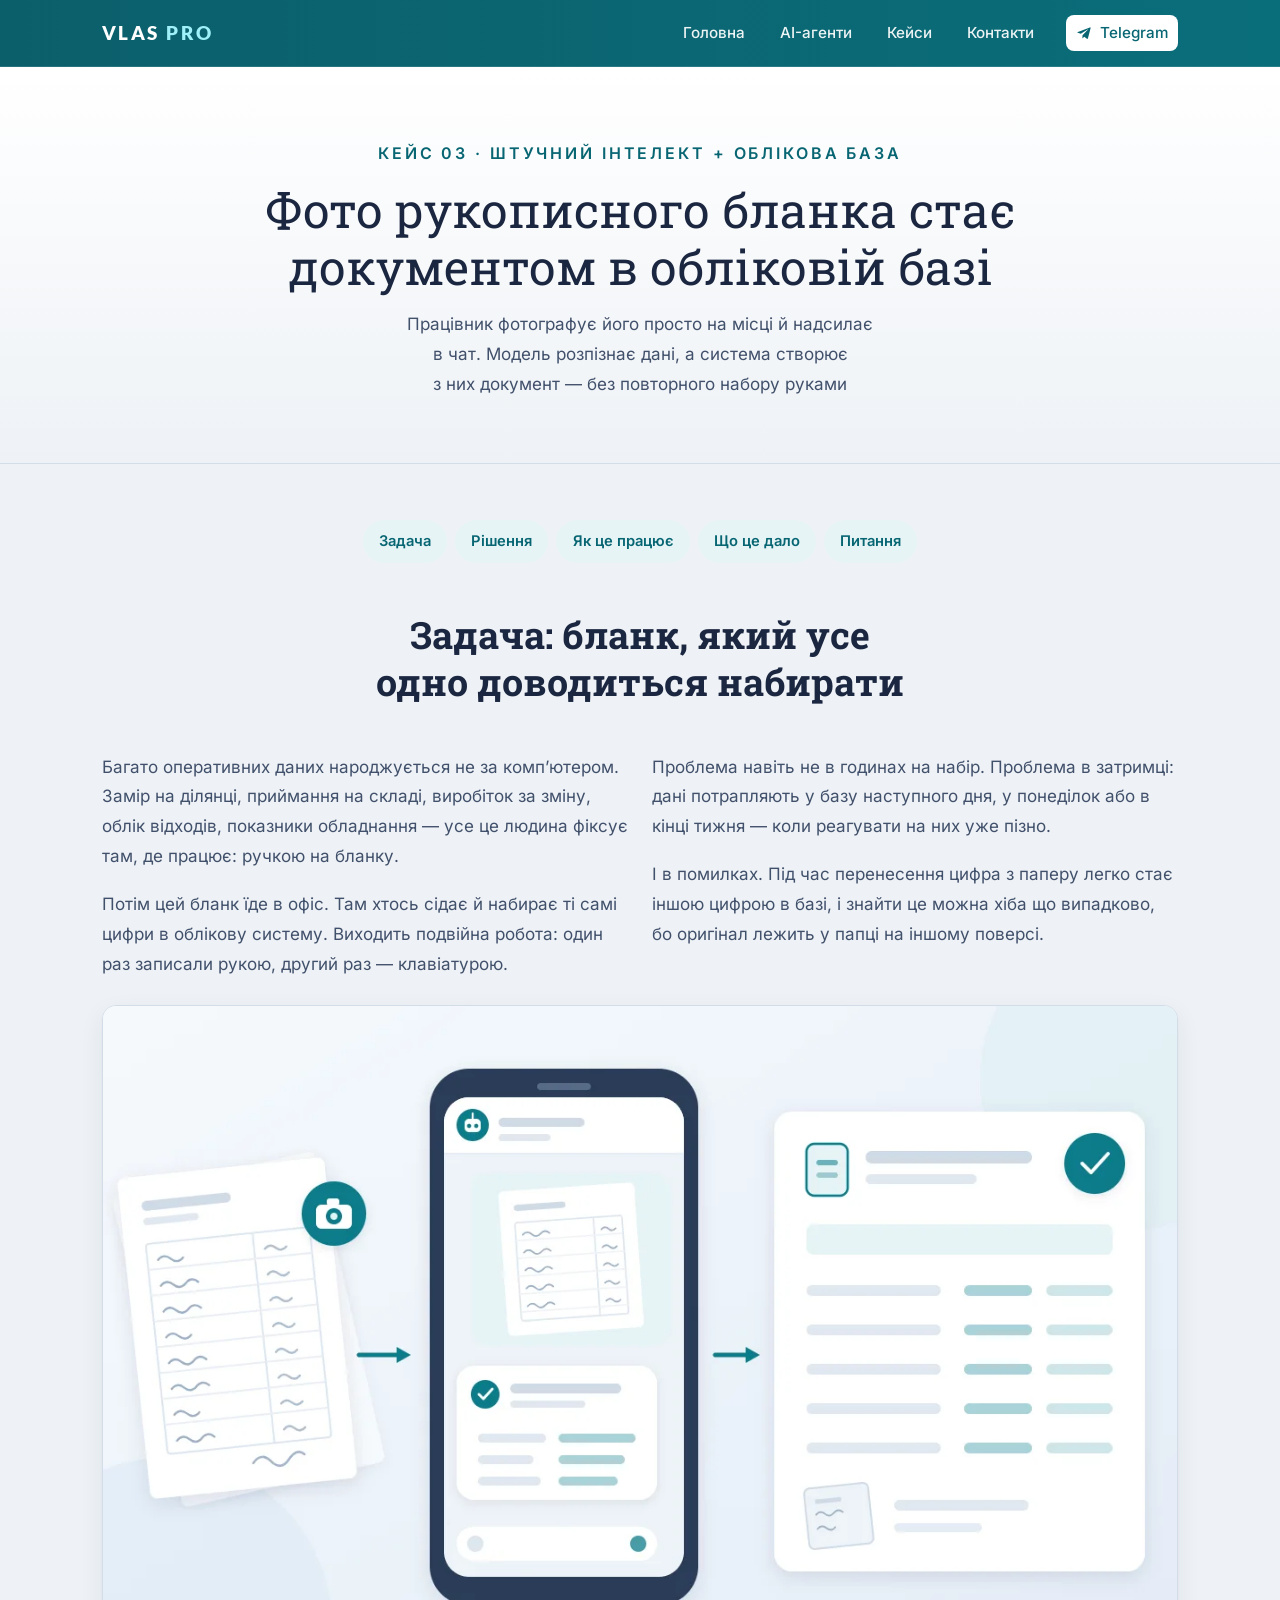
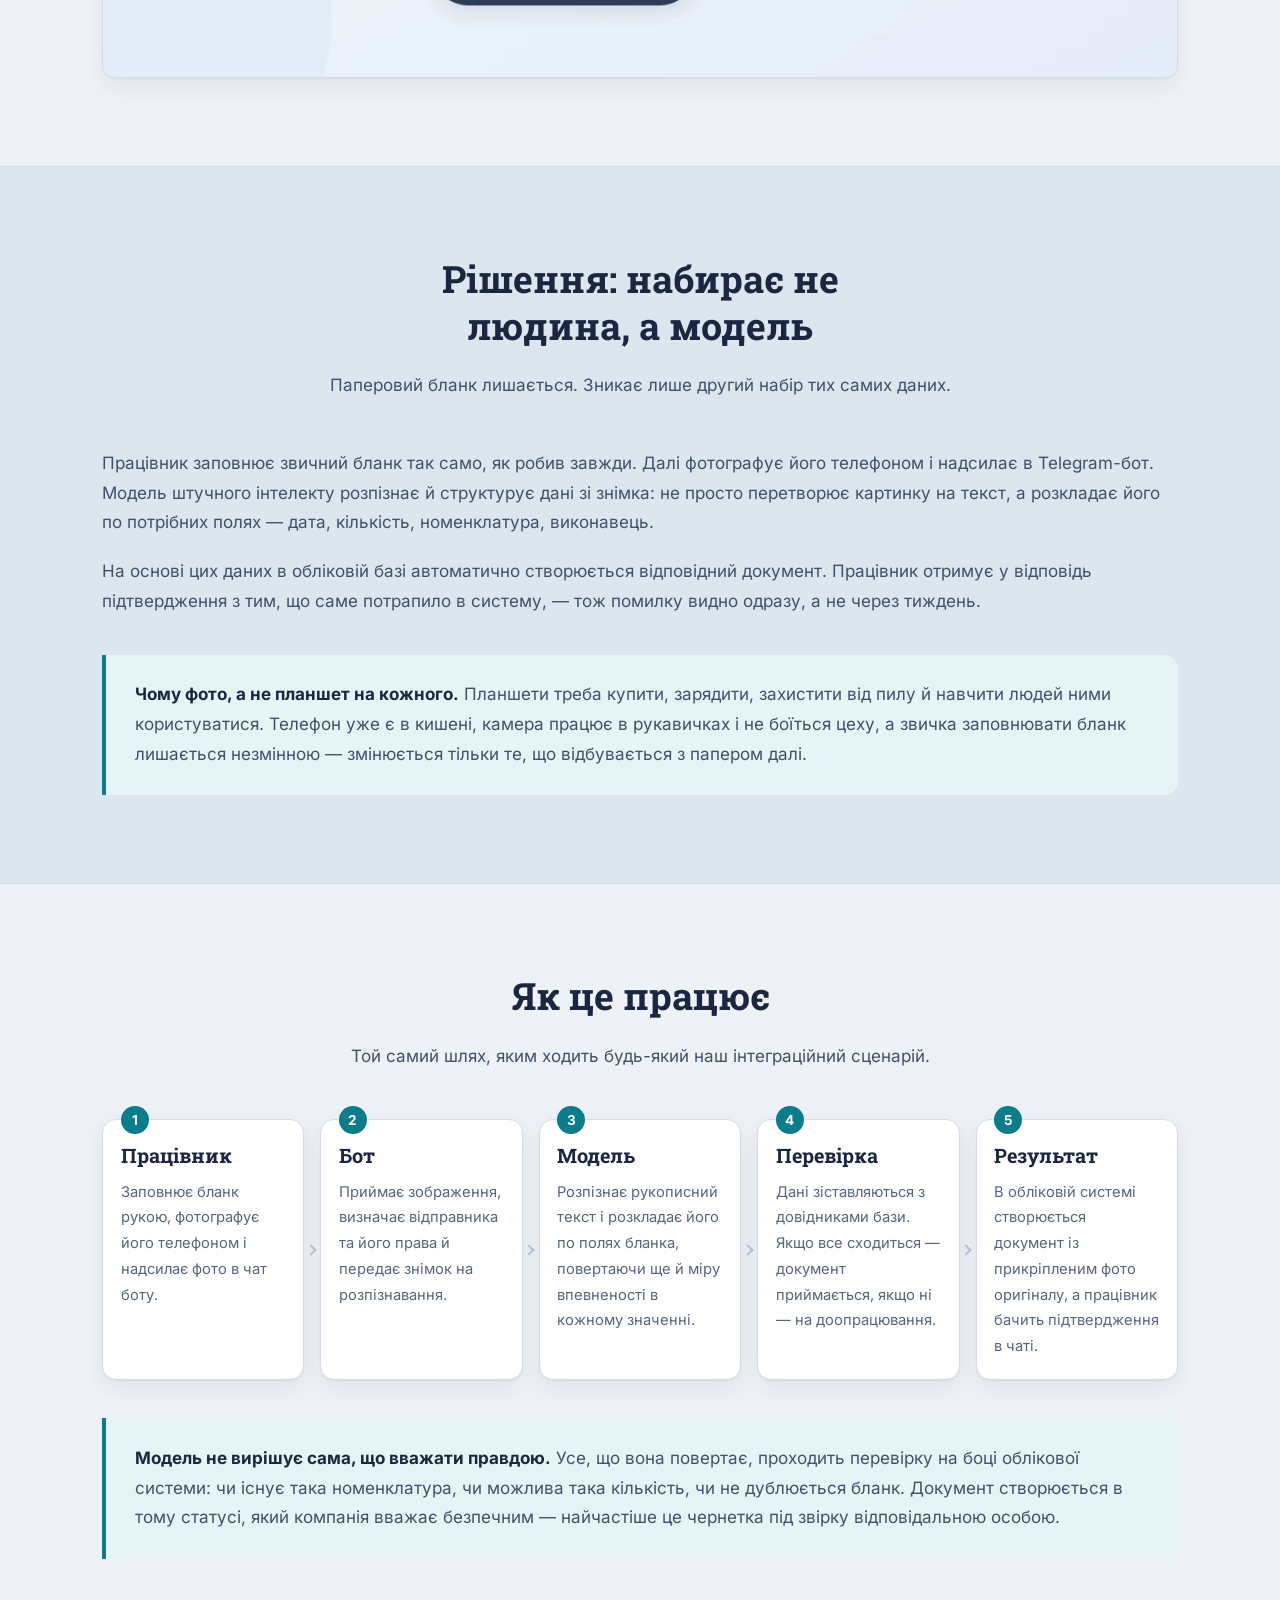
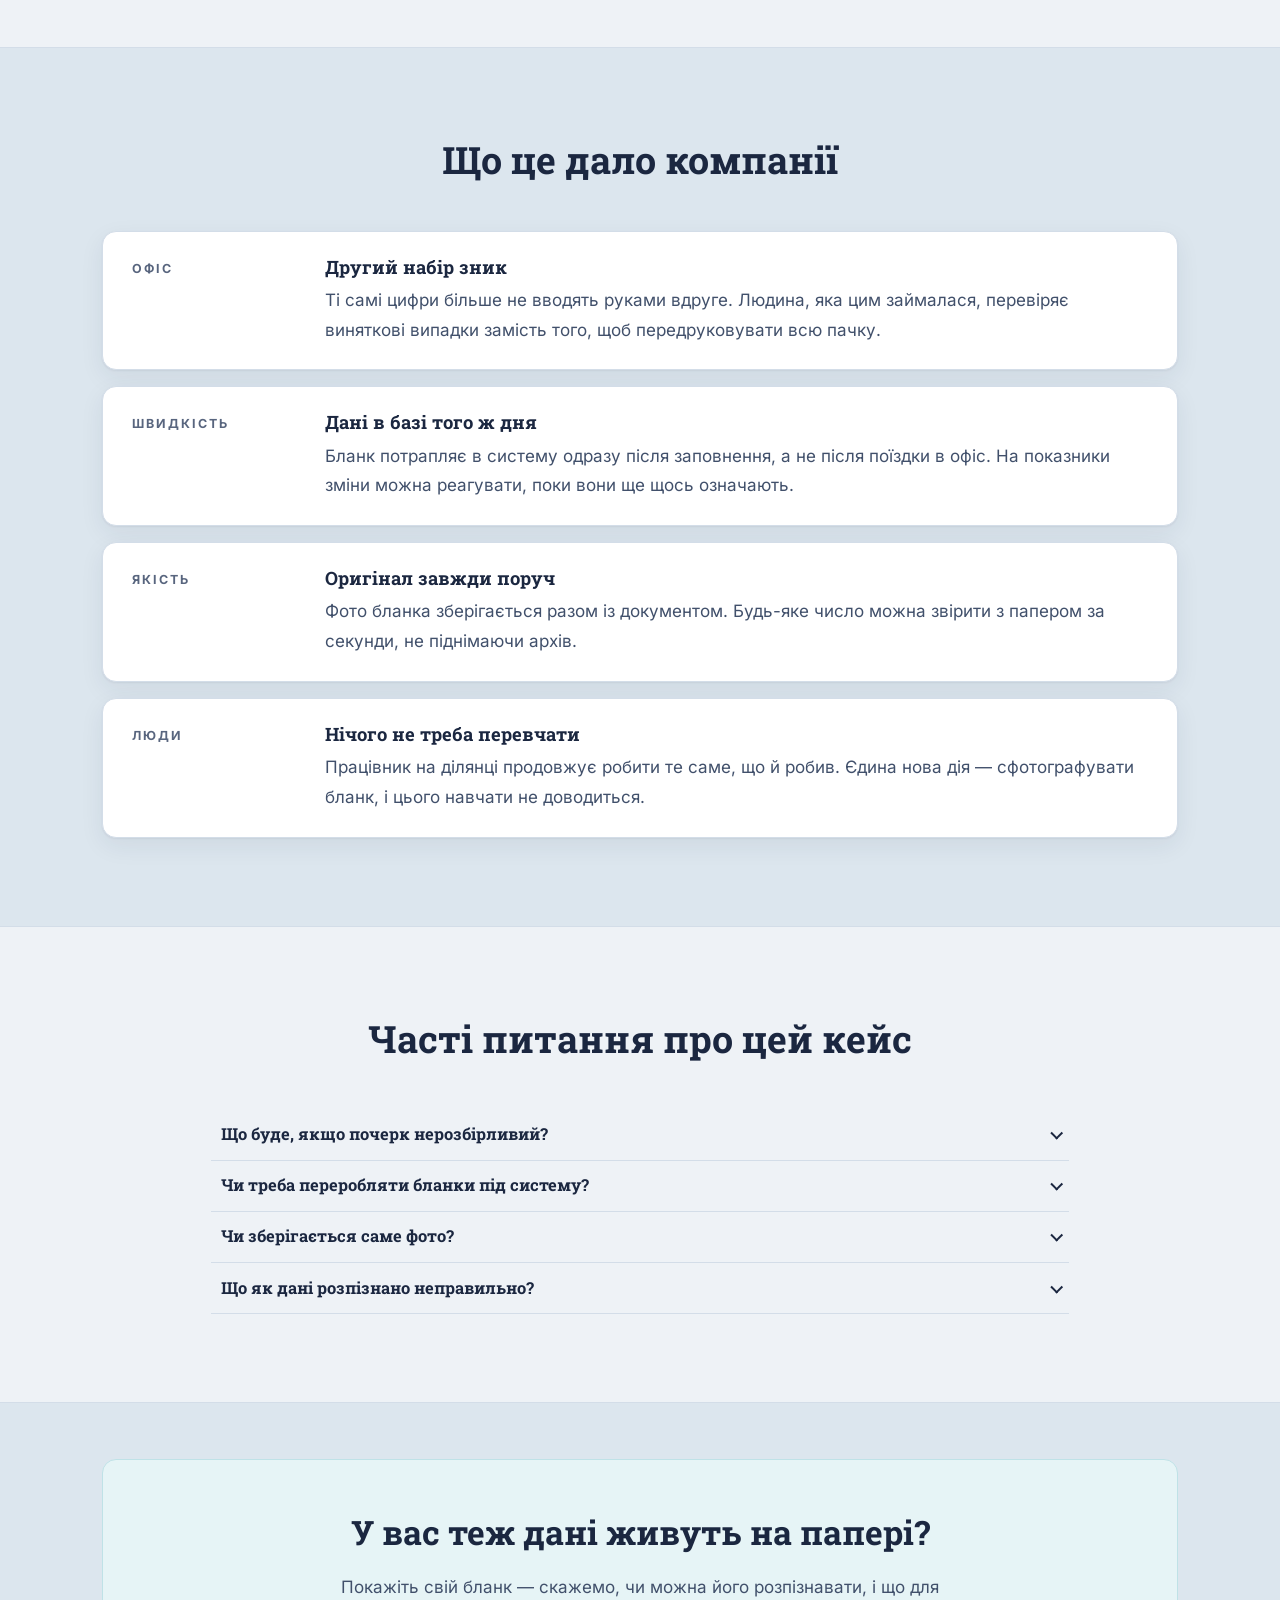
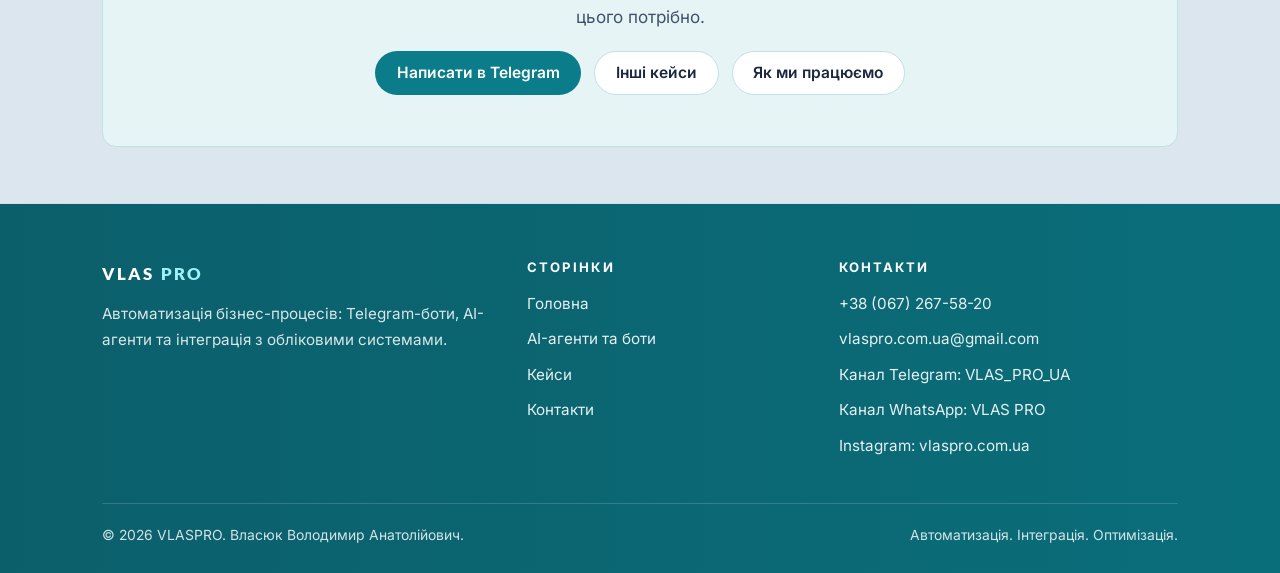
<file: rozpiznavannya-blankiv.html>
<!DOCTYPE html>
<html lang="uk">
<head>
<meta charset="utf-8">
<meta name="viewport" content="width=device-width, initial-scale=1">
<title>Розпізнавання рукописних бланків через Telegram — кейс VLASPRO</title>
<meta name="description" content="Кейс VLASPRO: працівник фотографує паперовий бланк і надсилає в Telegram-бот, модель штучного інтелекту розпізнає дані, а в обліковій базі 1С/BAS автоматично створюється документ.">
<meta name="theme-color" content="#0b5f6b">
<link rel="icon" href="favicon.svg" type="image/svg+xml">
<link rel="icon" href="favicon.png" sizes="32x32">
<link rel="apple-touch-icon" href="apple-touch-icon.png">
<meta property="og:type" content="article">
<meta property="og:site_name" content="VLASPRO">
<meta property="og:title" content="Розпізнавання рукописних бланків через Telegram — кейс VLASPRO">
<meta property="og:description" content="Фото паперового бланка в чаті перетворюється на документ в обліковій базі. Без повторного набору руками.">
<meta property="og:url" content="https://vlaspro.com.ua/rozpiznavannya-blankiv">
<meta property="og:image" content="https://vlaspro.com.ua/assets/img/case-3.jpg">
<meta property="og:locale" content="uk_UA">
<meta name="twitter:card" content="summary_large_image">
<link rel="canonical" href="https://vlaspro.com.ua/rozpiznavannya-blankiv">
<link rel="stylesheet" href="assets/css/style.css">
<script type="application/ld+json">
{
  "@context": "https://schema.org",
  "@graph": [
    {
      "@type": "Organization",
      "@id": "https://vlaspro.com.ua/#organization",
      "name": "VLASPRO",
      "url": "https://vlaspro.com.ua/",
      "logo": "https://vlaspro.com.ua/apple-touch-icon.png",
      "email": "vlaspro.com.ua@gmail.com",
      "telephone": "+380672675820",
      "sameAs": [
        "https://t.me/VLAS_PRO_UA",
        "https://whatsapp.com/channel/0029VbALwBC1NCrLpum86T37",
        "https://www.instagram.com/vlaspro.com.ua/"
      ]
    },
    {
      "@type": "WebSite",
      "@id": "https://vlaspro.com.ua/#website",
      "url": "https://vlaspro.com.ua/",
      "name": "VLASPRO",
      "inLanguage": "uk-UA",
      "publisher": { "@id": "https://vlaspro.com.ua/#organization" }
    },
    {
      "@type": "Article",
      "@id": "https://vlaspro.com.ua/rozpiznavannya-blankiv#article",
      "headline": "Фото рукописного бланка стає документом в обліковій базі",
      "description": "Кейс VLASPRO: працівник фотографує паперовий бланк і надсилає в Telegram-бот, модель штучного інтелекту розпізнає дані, а в обліковій базі створюється документ.",
      "url": "https://vlaspro.com.ua/rozpiznavannya-blankiv",
      "image": "https://vlaspro.com.ua/assets/img/case-3.jpg",
      "datePublished": "2026-11-05",
      "dateModified": "2026-11-05",
      "inLanguage": "uk-UA",
      "author": { "@id": "https://vlaspro.com.ua/#organization" },
      "publisher": { "@id": "https://vlaspro.com.ua/#organization" },
      "isPartOf": { "@id": "https://vlaspro.com.ua/#website" },
      "about": {
        "@type": "Service",
        "name": "Розпізнавання рукописних бланків із внесенням даних у 1С/BAS",
        "serviceType": "Автоматизація бізнес-процесів",
        "provider": { "@id": "https://vlaspro.com.ua/#organization" }
      }
    },
    {
      "@type": "FAQPage",
      "@id": "https://vlaspro.com.ua/rozpiznavannya-blankiv#faq",
      "inLanguage": "uk-UA",
      "mainEntity": [
        {
          "@type": "Question",
          "name": "Що буде, якщо почерк нерозбірливий?",
          "acceptedAnswer": {
            "@type": "Answer",
            "text": "Модель повертає не лише значення, а й те, наскільки вона в ньому впевнена. Якщо впевненості в якомусь полі бракує, документ не створюється: бот не приймає такий бланк і повертає його на доопрацювання."
          }
        },
        {
          "@type": "Question",
          "name": "Чи треба переробляти бланки під систему?",
          "acceptedAnswer": {
            "@type": "Answer",
            "text": "Працюємо з тими бланками, які вже використовує компанія. Чим стабільніша форма, тим точніший результат, тому іноді радимо дрібні правки — рамки для цифр, окреме поле для дати. Але міняти звичний папір і перевчати людей не потрібно."
          }
        },
        {
          "@type": "Question",
          "name": "Чи зберігається саме фото?",
          "acceptedAnswer": {
            "@type": "Answer",
            "text": "Зображення зберігається разом зі створеним документом як вкладення. Завдяки цьому будь-яке число в базі можна звірити з оригіналом, не піднімаючи паперовий архів, а сам папір лишається там, де й був."
          }
        },
        {
          "@type": "Question",
          "name": "Що як дані розпізнано неправильно?",
          "acceptedAnswer": {
            "@type": "Answer",
            "text": "Документ створюється в тому статусі, який компанія вважає безпечним: найчастіше це чернетка, яку відповідальна особа звіряє й проводить. Виправлення робиться звичайними засобами облікової системи, а фото поруч дозволяє швидко побачити, де саме модель помилилася."
          }
        }
      ]
    },
    {
      "@type": "BreadcrumbList",
      "itemListElement": [
        { "@type": "ListItem", "position": 1, "name": "Головна", "item": "https://vlaspro.com.ua/" },
        { "@type": "ListItem", "position": 2, "name": "Кейси", "item": "https://vlaspro.com.ua/cases" },
        { "@type": "ListItem", "position": 3, "name": "Розпізнавання рукописних бланків", "item": "https://vlaspro.com.ua/rozpiznavannya-blankiv" }
      ]
    }
  ]
}
</script>
</head>
<body>

<a class="skip" href="#main">Перейти до змісту</a>

<header class="site-head">
  <div class="wrap site-head__inner">
    <a class="brand" href="/">VLAS<span>PRO</span></a>
    <nav class="nav" aria-label="Головне меню">
      <a href="/">Головна</a>
      <a href="/ai-agents">AI-агенти</a>
      <a href="/cases">Кейси</a>
      <a href="/contacts">Контакти</a>
      <a class="btn btn--sm" href="https://t.me/vlsv00" target="_blank" rel="noopener">
        <svg viewBox="0 0 24 24" aria-hidden="true"><path d="M9.8 15.6 9.6 20c.4 0 .6-.2.8-.4l2-1.9 4.1 3c.8.4 1.3.2 1.5-.7L21.9 4.9c.3-1.1-.4-1.6-1.1-1.3L2.9 10.5c-1.1.4-1.1 1-.2 1.3l4.5 1.4L17.6 6.6c.5-.3.9-.1.5.2z"/></svg>
        <span class="btn__txt">Telegram</span>
      </a>
    </nav>
  </div>
</header>

<main id="main">

  <section class="pagehead">
    <div class="wrap">
      <span class="kicker">Кейс 03 · Штучний інтелект + облікова база</span>
      <h1>Фото рукописного бланка стає документом в обліковій базі</h1>
      <p>Працівник фотографує його просто на місці й надсилає в чат. Модель розпізнає дані,
        а система створює з них документ — без повторного набору руками</p>
    </div>
  </section>

  <nav class="section section--tight jump" aria-label="Розділи сторінки">
    <div class="wrap">
      <ul class="jump__list">
        <li><a href="#task">Задача</a></li>
        <li><a href="#solution">Рішення</a></li>
        <li><a href="#how">Як це працює</a></li>
        <li><a href="#result">Що це дало</a></li>
        <li><a href="#faq">Питання</a></li>
      </ul>
    </div>
  </nav>

  <section class="section section--top-0" id="task" aria-labelledby="task-h">
    <div class="wrap">
      <div class="section__head">
        <h2 id="task-h">Задача: бланк, який усе одно доводиться набирати</h2>
      </div>

      <div class="grid grid--2">
        <div>
          <p>Багато оперативних даних народжується не за комп&rsquo;ютером. Замір на ділянці,
            приймання на складі, виробіток за зміну, облік відходів, показники обладнання —
            усе це людина фіксує там, де працює: ручкою на бланку.</p>
          <p>Потім цей бланк їде в офіс. Там хтось сідає й набирає ті самі цифри в облікову
            систему. Виходить подвійна робота: один раз записали рукою, другий раз —
            клавіатурою.</p>
        </div>
        <div>
          <p>Проблема навіть не в годинах на набір. Проблема в затримці: дані потрапляють
            у базу наступного дня, у понеділок або в кінці тижня — коли реагувати на них
            уже пізно.</p>
          <p>І в помилках. Під час перенесення цифра з паперу легко стає іншою цифрою в базі,
            і знайти це можна хіба що випадково, бо оригінал лежить у папці на іншому поверсі.</p>
        </div>
      </div>

      <figure class="case__media" style="margin-top: 1.6rem;">
        <picture>
          <source srcset="assets/img/case-3.webp" type="image/webp">
          <img src="assets/img/case-3.jpg" width="1200" height="750" loading="lazy"
               alt="Рукописний бланк, його фото в Telegram і готовий документ в обліковій базі.">
        </picture>
      </figure>
    </div>
  </section>

  <section class="section section--alt" id="solution" aria-labelledby="solution-h">
    <div class="wrap">
      <div class="section__head">
        <h2 id="solution-h">Рішення: набирає не людина, а модель</h2>
        <p>Паперовий бланк лишається. Зникає лише другий набір тих самих даних.</p>
      </div>

      <p>Працівник заповнює звичний бланк так само, як робив завжди. Далі фотографує його
        телефоном і надсилає в Telegram-бот. Модель штучного інтелекту розпізнає й структурує
        дані зі знімка: не просто перетворює картинку на текст, а розкладає його по потрібних
        полях — дата, кількість, номенклатура, виконавець.</p>

      <p>На основі цих даних в обліковій базі автоматично створюється відповідний документ.
        Працівник отримує у відповідь підтвердження з тим, що саме потрапило в систему, —
        тож помилку видно одразу, а не через тиждень.</p>

      <div class="callout">
        <p><strong>Чому фото, а не планшет на кожного.</strong> Планшети треба купити, зарядити,
          захистити від пилу й навчити людей ними користуватися. Телефон уже є в кишені, камера
          працює в рукавичках і не боїться цеху, а звичка заповнювати бланк лишається незмінною —
          змінюється тільки те, що відбувається з папером далі.</p>
      </div>
    </div>
  </section>

  <section class="section" id="how" aria-labelledby="how-h">
    <div class="wrap">
      <div class="section__head">
        <h2 id="how-h">Як це працює</h2>
        <p>Той самий шлях, яким ходить будь-який наш інтеграційний сценарій.</p>
      </div>

      <ol class="flow">
        <li class="flow__step">
          <span class="flow__num">1</span>
          <h3>Працівник</h3>
          <p>Заповнює бланк рукою, фотографує його телефоном і надсилає фото в чат боту.</p>
        </li>
        <li class="flow__step">
          <span class="flow__num">2</span>
          <h3>Бот</h3>
          <p>Приймає зображення, визначає відправника та його права й передає знімок
            на розпізнавання.</p>
        </li>
        <li class="flow__step">
          <span class="flow__num">3</span>
          <h3>Модель</h3>
          <p>Розпізнає рукописний текст і розкладає його по полях бланка, повертаючи ще й міру
            впевненості в кожному значенні.</p>
        </li>
        <li class="flow__step">
          <span class="flow__num">4</span>
          <h3>Перевірка</h3>
          <p>Дані зіставляються з довідниками бази. Якщо все сходиться — документ приймається,
            якщо ні — на доопрацювання.</p>
        </li>
        <li class="flow__step">
          <span class="flow__num">5</span>
          <h3>Результат</h3>
          <p>В обліковій системі створюється документ із прикріпленим фото оригіналу,
            а працівник бачить підтвердження в чаті.</p>
        </li>
      </ol>

      <div class="callout">
        <p><strong>Модель не вирішує сама, що вважати правдою.</strong> Усе, що вона повертає,
          проходить перевірку на боці облікової системи: чи існує така номенклатура, чи можлива
          така кількість, чи не дублюється бланк. Документ створюється в тому статусі, який
          компанія вважає безпечним — найчастіше це чернетка під звірку відповідальною особою.</p>
      </div>
    </div>
  </section>

  <section class="section section--alt" id="result" aria-labelledby="result-h">
    <div class="wrap">
      <div class="section__head">
        <h2 id="result-h">Що це дало компанії</h2>
      </div>

      <ul class="gains">
        <li class="gain">
          <p class="gain__tag">Офіс</p>
          <div class="gain__body">
            <h3>Другий набір зник</h3>
            <p>Ті самі цифри більше не вводять руками вдруге. Людина, яка цим займалася,
              перевіряє виняткові випадки замість того, щоб передруковувати всю пачку.</p>
          </div>
        </li>
        <li class="gain">
          <p class="gain__tag">Швидкість</p>
          <div class="gain__body">
            <h3>Дані в базі того ж дня</h3>
            <p>Бланк потрапляє в систему одразу після заповнення, а не після поїздки в офіс.
              На показники зміни можна реагувати, поки вони ще щось означають.</p>
          </div>
        </li>
        <li class="gain">
          <p class="gain__tag">Якість</p>
          <div class="gain__body">
            <h3>Оригінал завжди поруч</h3>
            <p>Фото бланка зберігається разом із документом. Будь-яке число можна звірити
              з папером за секунди, не піднімаючи архів.</p>
          </div>
        </li>
        <li class="gain">
          <p class="gain__tag">Люди</p>
          <div class="gain__body">
            <h3>Нічого не треба перевчати</h3>
            <p>Працівник на ділянці продовжує робити те саме, що й робив. Єдина нова дія —
              сфотографувати бланк, і цього навчати не доводиться.</p>
          </div>
        </li>
      </ul>
    </div>
  </section>

  <section class="section" id="faq" aria-labelledby="faq-h">
    <div class="wrap">
      <div class="section__head">
        <h2 id="faq-h">Часті питання про цей кейс</h2>
      </div>

      <div class="faq">
        <details class="more">
          <summary>Що буде, якщо почерк нерозбірливий?</summary>
          <div class="more__body">
            <p>Модель повертає не лише значення, а й те, наскільки вона в ньому впевнена.
              Якщо впевненості в якомусь полі бракує, документ не створюється: бот не приймає такий
              бланк і повертає його на доопрацювання.</p>
          </div>
        </details>

        <details class="more">
          <summary>Чи треба переробляти бланки під систему?</summary>
          <div class="more__body">
            <p>Працюємо з тими бланками, які вже використовує компанія. Чим стабільніша форма,
              тим точніший результат, тому іноді радимо дрібні правки — рамки для цифр, окреме поле
              для дати. Але міняти звичний папір і перевчати людей не потрібно.</p>
          </div>
        </details>

        <details class="more">
          <summary>Чи зберігається саме фото?</summary>
          <div class="more__body">
            <p>Зображення зберігається разом зі створеним документом як вкладення. Завдяки цьому
              будь-яке число в базі можна звірити з оригіналом, не піднімаючи паперовий архів,
              а сам папір лишається там, де й був.</p>
          </div>
        </details>

        <details class="more">
          <summary>Що як дані розпізнано неправильно?</summary>
          <div class="more__body">
            <p>Документ створюється в тому статусі, який компанія вважає безпечним: найчастіше
              це чернетка, яку відповідальна особа звіряє й проводить. Виправлення робиться
              звичайними засобами облікової системи, а фото поруч дозволяє швидко побачити,
              де саме модель помилилася.</p>
          </div>
        </details>
      </div>
    </div>
  </section>

  <section class="section section--tight section--alt" aria-labelledby="cta-h">
    <div class="wrap">
      <div class="cta">
        <h2 id="cta-h">У вас теж дані живуть на папері?</h2>
        <p>Покажіть свій бланк — скажемо, чи можна його розпізнавати, і що для цього потрібно.</p>
        <div class="hero__actions">
          <a class="btn" href="https://t.me/vlsv00" target="_blank" rel="noopener">Написати в Telegram</a>
          <a class="btn btn--onlight" href="/cases">Інші кейси</a>
          <a class="btn btn--onlight" href="/ai-agents">Як ми працюємо</a>
        </div>
      </div>
    </div>
  </section>

</main>

<footer class="site-foot">
  <div class="wrap">
    <div class="site-foot__grid">
      <div>
        <span class="brand">VLAS<span>PRO</span></span>
        <p>Автоматизація бізнес-процесів: Telegram-боти, AI-агенти та інтеграція з обліковими системами.</p>
      </div>
      <div>
        <h2>Сторінки</h2>
        <ul>
          <li><a href="/">Головна</a></li>
          <li><a href="/ai-agents">AI-агенти та боти</a></li>
          <li><a href="/cases">Кейси</a></li>
          <li><a href="/contacts">Контакти</a></li>
        </ul>
      </div>
      <div>
        <h2>Контакти</h2>
        <ul>
          <li><a href="tel:+380672675820">+38 (067) 267-58-20</a></li>
          <li><a href="mailto:vlaspro.com.ua@gmail.com">vlaspro.com.ua@gmail.com</a></li>
          <li><a href="https://t.me/VLAS_PRO_UA" target="_blank" rel="noopener">Канал Telegram: VLAS_PRO_UA</a></li>
          <li><a href="https://whatsapp.com/channel/0029VbALwBC1NCrLpum86T37" target="_blank" rel="noopener">Канал WhatsApp: VLAS PRO</a></li>
          <li><a href="https://www.instagram.com/vlaspro.com.ua/" target="_blank" rel="noopener">Instagram: vlaspro.com.ua</a></li>
        </ul>
      </div>
    </div>
    <div class="site-foot__bottom">
      <span>© 2026 VLASPRO. Власюк Володимир Анатолійович.</span>
      <span>Автоматизація. Інтеграція. Оптимізація.</span>
    </div>
  </div>
</footer>

<script src="assets/js/main.js" defer></script>
</body>
</html>
</file>
<file: assets/css/style.css>
/* ==========================================================================
   VLASPRO — static site styles
   Plain CSS, no build step, no external requests.
   ========================================================================== */

@import url('fonts.css');

/* --- tokens ------------------------------------------------------------- */
:root {
  --ink:        #1b2740;
  --ink-2:      #41506b;
  --ink-3:      #58657e;
  --bg:         #eef2f6;
  /* Смуга --bg-2 раніше відрізнялася від основного тла на 3 %, через що
     .section--alt читалася як та сама площина. Тепер різниця ~7 % —
     помітна, але ще спокійна. */
  --bg-2:       #dce6ee;
  --card:       #ffffff;
  --line:       #d3dde8;
  --accent:     #0b7c8a;
  --accent-2:   #086673;
  /* Темні плями сторінки — тієї самої бірюзової родини, що й акцент.
     Смуга меню і підвал беруть той самий градієнт --deep-1 → --deep-0;
     --deep-2 і --deep-3 лишаються для глибших плям (тло слайдера кейсів). */
  /* --deep-0 — правий, світліший край смуги меню. Темніший за --accent,
     бо на ньому лежить текст пунктів меню: з --accent виходило 3.8:1. */
  --deep-0:     #0a6e7a;
  --deep-1:     #0b5f6b;
  --deep-2:     #123c46;
  --deep-3:     #0a2f36;
  --accent-bg:  #e6f4f6;
  /* рамка світлих акцентних панелей (.trybot, .cta) — тон між
     --accent-bg і --accent, щоб панель читалася на тлі --bg без темної плями */
  --accent-line: #bfe2e7;
  --plum:       #4f474e;

  --sans:  'Inter', 'Segoe UI', Roboto, Arial, sans-serif;
  --slab:  'Roboto Slab', Georgia, serif;
  --mark:  'Lato', 'Inter', Arial, sans-serif;

  --wrap:      1140px;
  --radius:    14px;
  --shadow:    0 1px 2px rgba(27, 39, 64, .06), 0 8px 24px rgba(27, 39, 64, .07);
  --shadow-lg: 0 2px 4px rgba(27, 39, 64, .07), 0 18px 50px rgba(27, 39, 64, .12);

  /* Одна мова наведення для всіх клікабельних поверхонь: однаковий підйом
     і однакова тривалість, незалежно від того, кнопка це, плитка чи чіп. */
  --lift:  translateY(-2px);
  --ease:  .18s ease;
}

/* --- base --------------------------------------------------------------- */
*, *::before, *::after { box-sizing: border-box; }

html {
  -webkit-text-size-adjust: 100%;
  scroll-behavior: smooth;
  /* дозволяє анімувати block-size до auto — потрібне для розкриття <details> */
  interpolate-size: allow-keywords;
}

body {
  margin: 0;
  background: var(--bg);
  color: var(--ink-2);
  font: 400 1.0625rem/1.75 var(--sans);
  font-feature-settings: 'kern' 1, 'liga' 1;
  -webkit-font-smoothing: antialiased;
}

img { max-width: 100%; height: auto; display: block; }

figure { margin: 0; }

a { color: var(--accent); text-decoration-thickness: 1px; text-underline-offset: 2px; }
a:hover { color: var(--accent-2); }

h1, h2, h3, h4 {
  font-family: var(--slab);
  color: var(--ink);
  line-height: 1.25;
  margin: 0 0 .6em;
  font-weight: 700;
}

p { margin: 0 0 1.1em; }
p:last-child { margin-bottom: 0; }

strong { color: var(--ink); font-weight: 700; }

ul { margin: 0 0 1.1em; padding-left: 1.35em; }
li { margin-bottom: .5em; }
li::marker { color: var(--accent); }

.wrap { width: 100%; max-width: var(--wrap); margin-inline: auto; padding-inline: clamp(1rem, 4vw, 2rem); }

.skip {
  position: absolute; left: -9999px; top: 0; z-index: 100;
  background: var(--ink); color: #fff; padding: .7rem 1.1rem; border-radius: 0 0 8px 0;
}
.skip:focus { left: 0; color: #fff; }

:focus-visible { outline: 3px solid var(--accent); outline-offset: 2px; border-radius: 4px; }
/* На темних смугах (меню, підвал) бірюзовий контур зливається з тлом,
   тому там він білий. CTA і демо-блок стали світлими панелями — на них
   працює звичайний бірюзовий контур. */
.site-head :focus-visible,
.site-foot :focus-visible { outline-color: #fff; }

/* --- header ------------------------------------------------------------- */
.site-head {
  position: sticky; top: 0; z-index: 40;
  /* Смуга меню — єдина кольорова пляма на сторінці, тому вона взята
     не майже чорним, а фірмовим бірюзовим: від темного краю до акцентного. */
  background: linear-gradient(90deg, var(--deep-1) 0%, var(--deep-0) 100%);
  /* backdrop-filter тут нічого не давав: тло смуги непрозоре, крізь неї
     нічого не видно, а шар композитингу створювався на кожному кадрі. */
  border-bottom: 1px solid rgba(255, 255, 255, .12);
  transition: box-shadow .22s ease;
}

/* Біла рамка знизу невидима на світлій сторінці, тож поки сторінка не
   прокручена, смуга просто лежить на тлі. Щойно контент заїжджає під неї —
   з'являється тінь і смуга стає явно верхнім шаром. Клас вішає main.js. */
.site-head.is-stuck { box-shadow: 0 6px 22px rgba(10, 47, 54, .22); }

.site-head__inner {
  display: flex; align-items: center; gap: 1rem;
  min-height: 66px;
}

.brand {
  display: inline-flex; align-items: baseline; gap: .45rem;
  font-family: var(--mark); font-weight: 900; letter-spacing: .12em;
  font-size: 1.18rem; color: #fff; text-decoration: none; white-space: nowrap;
}
.brand:hover { color: #fff; }
.brand span { color: #9ff0f8; }

.nav { margin-left: auto; display: flex; align-items: center; gap: clamp(.35rem, 2vw, 1.1rem); }

.nav a {
  color: rgba(255, 255, 255, .92);
  text-decoration: none;
  font-size: .95rem; font-weight: 500;
  padding: .5rem .55rem; border-radius: 8px;
  white-space: nowrap;
}
.nav a:hover { color: #fff; background: rgba(255, 255, 255, .09); }
.nav a[aria-current="page"] { color: #fff; box-shadow: inset 0 -2px 0 #7fd3dd; }

/* кнопка Telegram стоїть на бірюзовій смузі, тому вона інверсна:
   біла з бірюзовим написом, інакше зливалася б із тлом */
.nav .btn { margin-left: .35rem; background: #fff; color: var(--accent-2); }
.nav .btn:hover { background: #fff; color: var(--accent-2); box-shadow: 0 6px 18px rgba(0, 0, 0, .18); }

/* narrow screens: the wordmark keeps its row, the links move below it */
@media (max-width: 640px) {
  .site-head__inner { flex-wrap: wrap; justify-content: center; min-height: 0; padding-block: .5rem; }
  .brand { margin-inline: auto; }
  /* чотири пункти меню не завжди вміщаються в один рядок — дозволяємо перенос */
  .nav { margin-left: 0; width: 100%; justify-content: center; gap: .15rem; flex-wrap: wrap; }
  /* Кнопку Telegram раніше тут ховали. Але саме на телефоні месенджер за
     один дотик, тож вона лишається — без підпису, самою іконкою. Текст
     у DOM зберігається, тому доступна назва кнопки не змінюється. */
  .nav .btn { padding: .42rem .62rem; margin-left: .3rem; }
  .nav .btn .btn__txt { display: none; }
  .nav .btn svg { width: 1.2em; height: 1.2em; }
  .nav a { font-size: .92rem; padding: .45rem .5rem; }
}

@media (max-width: 400px) {
  .nav a { font-size: .88rem; padding: .4rem .35rem; }
}

/* --- buttons ------------------------------------------------------------ */
.btn {
  display: inline-flex; align-items: center; justify-content: center; gap: .5rem;
  padding: .72rem 1.3rem;
  font: 600 .97rem/1.2 var(--sans);
  color: #fff; background: var(--accent);
  border: 1px solid transparent; border-radius: 999px;
  text-decoration: none; cursor: pointer;
  transition: background var(--ease), transform var(--ease), box-shadow var(--ease);
}
.btn:hover { background: var(--accent-2); color: #fff; transform: var(--lift); box-shadow: 0 6px 18px rgba(11, 124, 138, .28); }
.btn svg { width: 1.05em; height: 1.05em; flex: none; fill: currentColor; }

.btn--ghost { background: transparent; color: var(--ink); border-color: var(--line); }
.btn--ghost:hover { background: #fff; color: var(--ink); border-color: #b9c7d6; box-shadow: var(--shadow); }

.btn--onlight { background: rgba(255, 255, 255, .9); color: var(--ink); }
.btn--onlight:hover { background: #fff; color: var(--ink); }

.btn--sm { padding: .5rem 1rem; font-size: .88rem; }

/* --- hero --------------------------------------------------------------- */
.kicker {
  display: block;
  font: 600 clamp(.82rem, 2.2vw, 1rem)/1.5 var(--sans);
  letter-spacing: .18em; text-transform: uppercase;
  color: var(--accent-2);
  margin-bottom: 2.2rem;
}

.hero__actions { display: flex; flex-wrap: wrap; gap: .8rem; justify-content: center; }

/* page hero — однакова шапка на всіх сторінках, включно з головною */
.pagehead {
  background: linear-gradient(180deg, #ffffff 0%, var(--bg) 100%);
  color: var(--ink-2);
  border-bottom: 1px solid var(--line);
  padding: clamp(2.6rem, 7vw, 4.6rem) 0 clamp(2.4rem, 6vw, 4rem);
  text-align: center;
}
/* Напис «VLAS PRO» під смугою меню прибрано з усіх сторінок: він дублював
   логотип, що стоїть на 40 px вище тим самим шрифтом, відтісняв H1 униз
   і на телефоні був більшим за нього (24.8 px проти 17.6 px). */
.pagehead h1 {
  /* 300 добре виглядало на 3rem, але на 1.9rem слаб такої ваги виходив
     худим, а <b> усередині давав стрибок 300 → 700 в одному рядку. */
  color: var(--ink); font-weight: 400; line-height: 1.2;
  font-size: clamp(1.9rem, 5.5vw, 3rem);
  margin-bottom: .3em;
  text-wrap: balance;
}
.pagehead h1 b { font-weight: 700; }
/* Було 80ch заради двох рядків однакової довжини на сторінці AI-агентів.
   Але центрований рядок завширшки 80ch важко читати: око не знаходить
   початок наступного. 60ch — межа комфорту для центрованого тексту,
   а за однакову довжину рядків тепер відповідає text-wrap: balance. */
.pagehead p { max-width: 60ch; margin-inline: auto; text-wrap: balance; }
.pagehead .kicker { color: var(--accent-2); margin-bottom: 1rem; }


/* Головна має ту саму світлу шапку, що й решта сторінок: фонову фотографію
   прибрано, темним на сторінці лишається тільки рядок меню. */

/* Було min(3rem, 4.7vw) — заради одного рядка на будь-якій ширині. Ціна
   виявилася завеликою: на 375 px виходило 17.6 px, тобто головне речення
   сайту було дрібнішим за звичайний абзац (17 px) і залишалося таким аж
   до 647 px. Нижню межу піднято до 1.75rem; на телефоні заголовок займає
   два рядки — це нормально і краще, ніж нечитабельний один. */
.pagehead--home h1 { font-size: clamp(1.75rem, 4.7vw, 3rem); }

.pagehead--home .hero__actions { margin-top: 1.7rem; }

/* .btn--onlight задумана для темних блоків (CTA внизу сторінок); у світлій
   шапці та сама кнопка має читатися як другорядна: біла з рамкою. */
.pagehead .btn--onlight { background: #fff; color: var(--ink); border-color: var(--line); }
.pagehead .btn--onlight:hover { background: #fff; color: var(--ink); border-color: #b9c7d6; box-shadow: var(--shadow); }

/* на малих екранах шапка стискається — однаково на всіх сторінках */
@media (max-width: 480px) {
  .pagehead { padding-block: 2.2rem 2rem; }
  .pagehead .kicker { margin-bottom: .8rem; }
  .pagehead--home .hero__actions { margin-top: 1.3rem; }
}

/* --- sections ----------------------------------------------------------- */
.section { padding: clamp(2.8rem, 8vw, 5.5rem) 0; }
.section--tight { padding-block: clamp(2rem, 6vw, 3.5rem); }
/* Тонкі лінії зверху і знизу дають смузі чіткий край — без них навіть
   глибше тло на великому екрані розмивається в градієнт. */
.section--alt {
  background: var(--bg-2);
  border-block: 1px solid var(--line);
}

.section__head { max-width: 66ch; margin: 0 auto clamp(1.8rem, 5vw, 3rem); text-align: center; }
.section__head h2 { font-size: clamp(1.65rem, 4vw, 2.35rem); text-wrap: balance; }
.section__head p { color: var(--ink-2); }

.lead {
  font-size: clamp(1.05rem, 2.2vw, 1.28rem);
  line-height: 1.75;
  color: var(--ink-2);
  max-width: 74ch;
}

.card {
  background: var(--card);
  border: 1px solid var(--line);
  border-radius: var(--radius);
  box-shadow: var(--shadow);
  padding: clamp(1.4rem, 4vw, 2.6rem);
}

/* блок «про VLASPRO» на головній: теза ліворуч, розкриття праворуч */
.about { display: grid; gap: clamp(1.4rem, 4vw, 2.4rem); }
@media (min-width: 860px) {
  .about { grid-template-columns: minmax(0, 1.02fr) minmax(0, 1fr); align-items: start; }
  .about__body { padding-left: clamp(1.6rem, 3vw, 2.6rem); border-left: 1px solid var(--line); }
}

.about__rule { width: 64px; height: 4px; border-radius: 2px; background: var(--accent); margin-bottom: 1.2rem; }

.about__lead {
  font-family: var(--slab); font-weight: 400;
  font-size: clamp(1.18rem, 2.7vw, 1.6rem);
  line-height: 1.4; color: var(--ink);
  margin: 0;
}

.about__body { display: grid; gap: 1.1rem; align-content: start; }
.about__body p { margin: 0; color: var(--ink-2); }

/* --- teaser grid -------------------------------------------------------- */
.grid { display: grid; gap: clamp(1rem, 2.5vw, 1.5rem); }
/* min() не дає колонці стати ширшою за екран на вузьких пристроях */
.grid--3 { grid-template-columns: repeat(auto-fit, minmax(min(275px, 100%), 1fr)); }

.tile {
  display: flex; flex-direction: column; gap: .7rem;
  background: var(--card); border: 1px solid var(--line); border-radius: var(--radius);
  padding: 1.5rem 1.5rem 1.6rem;
  text-decoration: none; color: var(--ink-2);
  box-shadow: var(--shadow);
  transition: transform var(--ease), box-shadow var(--ease), border-color var(--ease);
  overflow: hidden;
}
.tile:hover { transform: var(--lift); box-shadow: var(--shadow-lg); border-color: #b8cada; color: var(--ink-2); }

/* --- плитка з мініатюрою (сітка кейсів на головній) --------------------- */
/* Картинки кейсів уже є і працюють на сторінці /cases; на головній та сама
   сітка була суцільним сірим текстом. Мініатюра дає сітці ритм і робить
   кейс упізнаваним ще до кліку. */
.tile--media { padding: 0; gap: 0; }
.tile--media .tile__thumb {
  display: block; flex: none;
  aspect-ratio: 16 / 10; overflow: hidden;
  background: var(--bg-2); border-bottom: 1px solid var(--line);
}
.tile--media .tile__thumb picture { display: block; height: 100%; }

/* Кейс 05 ілюстрований лише текстовими слайдами презентації — у мініатюрі
   вони виглядали б як обрізаний аркуш із літерами. Замість фото — панель
   у кольорах сайту з позначенням обох месенджерів. */
.tile--media .tile__thumb--mark {
  display: flex; align-items: center; justify-content: center; gap: .9rem;
  background: linear-gradient(135deg, var(--deep-2) 0%, var(--deep-1) 100%);
  border-bottom: 0;
}
.tile--media .tile__thumb--mark svg { width: 40px; height: 40px; fill: #fff; opacity: .95; }
.tile--media .tile__thumb--mark b {
  font: 900 1.6rem/1 var(--mark); letter-spacing: .06em;
  color: #9ff0f8;
}
.tile--media .tile__thumb img {
  width: 100%; height: 100%; object-fit: cover;
  transition: transform .45s ease;
}
.tile--media:hover .tile__thumb img { transform: scale(1.045); }
.tile__body {
  flex: 1; display: flex; flex-direction: column; gap: .7rem;
  padding: 1.3rem 1.4rem 1.5rem;
}

/* плитка-посилання «усі кейси» — закриває порожню комірку в кінці сітки */
.tile--more {
  justify-content: center; align-items: center; text-align: center;
  background: var(--accent-bg); border-color: #bfdfe4; border-style: dashed;
  gap: .4rem;
}
.tile--more:hover { border-color: #9ccfd6; }
.tile--more h3 { color: var(--accent-2); }
.tile--more .tile__go { margin-top: .2rem; }

/* Була тонована плашка зі скругленням — тобто рівно та сама форма, що й
   у клікабельних .jump__list a та summary. Тепер у підписів свій вигляд
   (риска + капітель, як у .case__badge), а тонована плашка лишилася
   ознакою того, на що можна натиснути. */
.tile__num {
  display: inline-flex; align-items: center; gap: .5rem; align-self: flex-start;
  font: 700 .76rem/1 var(--sans); letter-spacing: .16em;
  color: var(--accent-2);
}
.tile__num::before { content: ''; flex: none; width: 22px; height: 2px; background: var(--accent); }
.tile h3 { font-size: 1.09rem; margin: 0; line-height: 1.35; }
.tile p { font-size: .95rem; color: var(--ink-3); margin: 0; }
.tile__go { margin-top: auto; font-weight: 600; font-size: .92rem; color: var(--accent); }

/* --- cases -------------------------------------------------------------- */
.case { padding-block: clamp(2.2rem, 6vw, 4rem); border-top: 1px solid var(--line); }
/* Перший кейс іде одразу під шапкою сторінки, тому його власний верхній
   відступ зайвий: над ним уже лежить padding секції. Без цього між текстом
   шапки і бейджем «Кейс 01» набігало 152 px порожнечі. */
.case:first-of-type { border-top: 0; padding-top: 0; }

/* Заголовок кейсу стоїть над обома колонками, а не в текстовій: інакше
   картинка 16:10 (~320 px) опинялася навпроти ~630 px тексту і під нею
   лишалося близько 300 px порожнечі. Разом із підсумковим фактом, який
   переїхав під картинку, колонки вирівнялися майже в нуль. */
.case__head { margin-bottom: clamp(1.1rem, 2.5vw, 1.6rem); }
.case__head h2 { margin: 0; }

.case__grid {
  display: grid; align-items: start;
  grid-template-columns: minmax(0, 1fr);
  gap: clamp(1.4rem, 4vw, 3rem);
}
.case__col { display: grid; align-content: start; gap: clamp(.9rem, 2vw, 1.2rem); }
@media (min-width: 900px) {
  .case__grid { grid-template-columns: minmax(0, 47%) minmax(0, 1fr); }
  .case--flip .case__col { order: 2; }
}
/* На вузькому екрані колонок немає, і факт мусить читатися після переваг,
   а не одразу за картинкою: половина фактів без опису кейсу незрозуміла.
   Обидві обгортки «розчиняються», порядок задається поелементно, а відступи
   лишаються на власних margin елементів — звідси gap: 0. */
@media (max-width: 899px) {
  .case__grid { gap: 0; }
  .case__col, .case__body { display: contents; }
  .case__grid .case__media { order: 1; margin-bottom: clamp(1.4rem, 4vw, 2rem); }
  .case__lede { order: 2; }
  .case__gains { order: 3; }
  .case__result { order: 4; margin-bottom: 1.4rem; }
  .case__body > p:last-child { order: 5; }
}

/* Ілюстрації кейсів намальовані в різний час і мали чотири різні пропорції —
   від 1:1 до 16:9, через що колонки кейсів виходили різної висоти. Рамка
   задає одну пропорцію 16:10 для всіх; самі файли теж приведені до 1200x750,
   тож object-fit нічого не обрізає, а лише страхує майбутні картинки. */
.case__media {
  position: sticky; top: 90px;
  aspect-ratio: 16 / 10;
  border-radius: var(--radius); overflow: hidden;
  background: var(--card); border: 1px solid var(--line); box-shadow: var(--shadow);
}
.case__media picture { display: block; height: 100%; }
.case__media > img,
.case__media picture > img {
  display: block; width: 100%; height: 100%;
  object-fit: cover; object-position: var(--img-pos, center);
}
@media (max-width: 899px) { .case__media { position: static; } }

/* the slider brings its own frame */
.case__media--plain {
  position: static; aspect-ratio: auto;
  border: 0; background: none; box-shadow: none; overflow: visible;
}

.case__badge {
  display: inline-flex; align-items: center; gap: .5rem;
  font: 700 .78rem/1 var(--sans); letter-spacing: .16em; text-transform: uppercase;
  color: var(--accent-2); margin-bottom: .9rem;
}
.case__badge::before { content: ''; width: 26px; height: 2px; background: var(--accent); }

.case h2 { font-size: clamp(1.3rem, 3vw, 1.75rem); }
.case h3 {
  font-size: 1.1rem; margin: 1.6em 0 .5em;
  font-family: var(--sans); font-weight: 700; color: var(--ink);
  letter-spacing: .01em;
}

/* --- анонс кейсу: єдиний каркас для всіх п’яти --------------------------- */
/* Задача двома реченнями, три рядки результату, один підсумковий факт
   і одна кнопка. Раніше кожен кейс був оформлений по-своєму — від суцільної
   прози до самих булітів, — і сторінка читалася як набір різних сторінок. */
.case__lede { margin: 0 0 1.1rem; }

.case__gains { list-style: none; padding: 0; margin: 0 0 1.2rem; display: grid; gap: .55rem; }
.case__gains li { position: relative; padding-left: 1.6rem; font-size: .97rem; color: var(--ink-2); }
.case__gains li::before {
  content: ''; position: absolute; left: .15rem; top: .42em;
  width: .62rem; height: .34rem;
  border-left: 2px solid var(--accent); border-bottom: 2px solid var(--accent);
  transform: rotate(-45deg);
}
.case__gains b { color: var(--ink); font-weight: 700; }

/* Підсумковий факт — світла панель із бічною рискою, а не темна плашка.
   Стоїть під картинкою, у її колонці: там він і завершує анонс, і забирає
   порожнє поле, яке раніше лишалося під ілюстрацією. */
.case__result {
  margin: 0; padding: .8rem 1.1rem;
  background: var(--accent-bg); border-left: 3px solid var(--accent);
  border-radius: 0 10px 10px 0;
  font-size: .97rem; color: var(--ink-2);
}
.case__result b { color: var(--accent-2); }

/* expandable detail */
details.more { margin-top: 1.2rem; border-top: 1px dashed var(--line); }
details.more > summary {
  display: inline-flex; align-items: center; gap: .5rem;
  margin-top: 1.1rem; padding: .5rem .95rem .5rem .8rem;
  font: 600 .93rem/1 var(--sans); color: var(--accent-2);
  background: var(--accent-bg); border-radius: 999px;
  cursor: pointer; list-style: none;
}
details.more > summary::-webkit-details-marker { display: none; }
details.more > summary::after {
  content: ''; width: .52em; height: .52em; margin-left: .1rem;
  border-right: 2px solid currentColor; border-bottom: 2px solid currentColor;
  transform: rotate(45deg) translateY(-2px); transition: transform .2s ease;
}
details.more[open] > summary::after { transform: rotate(-135deg) translateY(-1px); }
details.more > summary:hover { background: #d5ebee; }
details.more[open] > summary { margin-bottom: .4rem; }
.more__body { padding-top: .6rem; }

/* --- блок демо-бота ------------------------------------------------------ */
/* Блок живе і на всю ширину сторінки, і всередині вузької колонки кейсу,
   тож двоколонкової розкладки за медіа-запитом тут свідомо немає:
   на 900 px колонка кейсу — близько 400 px, і текст поруч із QR стискався
   до нечитабельних 143 px. */
.trybot {
  margin-top: 1.6rem;
  background: var(--accent-bg);
  color: var(--ink-2);
  border: 1px solid var(--accent-line);
  border-left: 4px solid var(--accent);
  border-radius: var(--radius);
  padding: clamp(1.3rem, 3.5vw, 1.9rem);
}

.trybot__tag {
  display: inline-flex; align-items: center; gap: .5rem;
  font: 700 .74rem/1 var(--sans); letter-spacing: .18em; text-transform: uppercase;
  color: var(--accent-2); margin-bottom: .7rem;
}
.trybot__tag::before { content: ''; width: 22px; height: 2px; background: var(--accent); }

/* На головній заголовок блоку — h3, на сторінці кейсу — h2 (бо там це
   окремий розділ сторінки). Розмір задається обом, щоб блок виглядав
   однаково незалежно від рівня заголовка. */
.trybot h2, .trybot h3 {
  font-family: var(--slab); color: var(--ink);
  font-size: clamp(1.1rem, 2.6vw, 1.35rem);
  margin: 0 0 .5rem;
}
.trybot p { font-size: .96rem; margin: 0 0 1rem; }
.trybot__btn { margin-bottom: .8rem; }

.trybot__note {
  font-size: .85rem; color: var(--ink-3);
  margin: 0;
}

/* QR лежить окремим рядком під кнопкою — так він не тисне текст */
.trybot__qr {
  display: flex; align-items: center; gap: .9rem;
  margin-top: 1.2rem; padding-top: 1.1rem;
  border-top: 1px solid var(--accent-line);
}
.trybot__qr img {
  flex: none; width: 104px; height: auto;
  border-radius: 8px; padding: 7px; background: #fff;
  border: 1px solid var(--accent-line);
}
.trybot__qr p { font-size: .85rem; color: var(--ink-3); margin: 0; }

/* на телефоні QR зайвий — Telegram відкриється прямо з кнопки */
@media (max-width: 619px) { .trybot__qr { display: none; } }

/* стисла смуга на головній: текст ліворуч, кнопка праворуч */
.trybot--slim {
  margin-top: 0;
  display: grid; gap: clamp(1.1rem, 3vw, 1.7rem); align-items: center;
}
@media (min-width: 760px) {
  .trybot--slim { grid-template-columns: minmax(0, 1fr) auto; }
}
.trybot--slim p:last-child { margin-bottom: 0; }
.trybot--slim .btn { white-space: nowrap; }

/* повний варіант під кейсом — на всю ширину сторінки, QR збоку.
   Тут місця вистачає, тож двоколонкова розкладка доречна. */
.trybot--wide { margin-top: clamp(1.8rem, 4vw, 2.6rem); }

@media (min-width: 760px) {
  .trybot--wide {
    display: grid; align-items: center;
    grid-template-columns: minmax(0, 1fr) auto;
    gap: clamp(1.6rem, 4vw, 3rem);
    padding: clamp(1.6rem, 3.5vw, 2.2rem);
  }
  .trybot--wide .trybot__qr {
    flex-direction: column; text-align: center; gap: .65rem;
    margin-top: 0; padding-top: 0; border-top: 0;
  }
  .trybot--wide .trybot__qr img { width: 128px; }
  .trybot--wide .trybot__main > :last-child { margin-bottom: 0; }
}

/* --- slider ------------------------------------------------------------- */
.slider { position: relative; }

.slider__viewport {
  display: flex; overflow-x: auto; scroll-snap-type: x mandatory;
  gap: 0; border-radius: var(--radius);
  background: var(--deep-3); border: 1px solid var(--line); box-shadow: var(--shadow);
  scrollbar-width: none;
}
.slider__viewport::-webkit-scrollbar { display: none; }

.slider__slide { flex: 0 0 100%; scroll-snap-align: center; }
.slider__slide img { width: 100%; aspect-ratio: 16 / 9; object-fit: contain; background: var(--deep-3); }

.slider__bar {
  display: flex; align-items: center; justify-content: center; gap: .8rem;
  margin-top: .9rem;
}
.slider__btn {
  width: 42px; height: 42px; flex: none;
  display: inline-flex; align-items: center; justify-content: center;
  border: 1px solid var(--line); background: var(--card); color: var(--ink);
  border-radius: 50%; cursor: pointer; box-shadow: var(--shadow);
  transition: background var(--ease), color var(--ease), transform var(--ease), opacity var(--ease);
}
.slider__btn:hover:not(:disabled) { background: var(--ink); color: #fff; border-color: var(--ink); transform: var(--lift); }
.slider__btn:disabled { opacity: .35; cursor: default; }
.slider__btn svg { width: 18px; height: 18px; fill: none; stroke: currentColor; stroke-width: 2.2; stroke-linecap: round; stroke-linejoin: round; }

.slider__count {
  min-width: 5.5ch; text-align: center;
  font: 600 .95rem/1 var(--sans); color: var(--ink-3);
  font-variant-numeric: tabular-nums;
}
.slider__hint { text-align: center; font-size: .88rem; color: var(--ink-3); margin-top: .55rem; }

/* --- contacts ----------------------------------------------------------- */
/* align-items: start лишав під короткою лівою колонкою порожнє дно картки.
   Тепер колонки тягнуться на однакову висоту, між ними лінія (як у .about),
   а кнопки притиснуті донизу — низ картки заповнений з обох боків. */
.contact { display: grid; gap: clamp(1.5rem, 4vw, 2.5rem); }
@media (min-width: 860px) {
  .contact { grid-template-columns: minmax(0, 1fr) minmax(0, 1fr); align-items: stretch; }
  .contact__side {
    padding-right: clamp(1.5rem, 3vw, 2.4rem);
    border-right: 1px solid var(--line);
  }
}
.contact__side { display: flex; flex-direction: column; }
.contact__side .hero__actions { margin-top: auto; padding-top: 1.2rem; }

.contact__name { font-size: clamp(1.35rem, 3vw, 1.8rem); margin-bottom: .2em; }
.contact__role { color: var(--ink-3); margin-bottom: 1.6rem; }

.clist { list-style: none; margin: 0; padding: 0; }
.clist li { margin: 0; border-top: 1px solid var(--line); }
.clist li:first-child { border-top: 0; }

.clist a, .clist .crow {
  display: flex; align-items: center; gap: 1rem;
  padding: .95rem .3rem; text-decoration: none; color: var(--ink);
  border-radius: 10px;
}
.clist a:hover { background: var(--accent-bg); color: var(--ink); }

.clist .ico {
  flex: none; width: 40px; height: 40px; border-radius: 50%;
  display: inline-flex; align-items: center; justify-content: center;
  background: var(--accent-bg); color: var(--accent-2);
}
.clist .ico svg { width: 20px; height: 20px; fill: currentColor; }
.clist .lbl { display: block; font-size: .8rem; letter-spacing: .1em; text-transform: uppercase; color: var(--ink-3); }
.clist .val { display: block; font-weight: 600; overflow-wrap: anywhere; }

/* --- CTA band ----------------------------------------------------------- */
.cta {
  background: var(--accent-bg);
  color: var(--ink-2);
  border: 1px solid var(--accent-line);
  border-radius: var(--radius);
  padding: clamp(1.8rem, 5vw, 3.2rem);
  text-align: center;
}
.cta h2 { color: var(--ink); font-size: clamp(1.4rem, 3.4vw, 2.1rem); }
.cta p { max-width: 56ch; margin-inline: auto; }
.cta__actions { display: flex; flex-wrap: wrap; gap: .8rem; justify-content: center; margin-top: 1.6rem; }

/* Головна дія — звичайна бірюзова кнопка (тло панелі світле, вона читається).
   Другорядна — біла з рамкою в тон панелі. */
.cta .btn--onlight { background: #fff; color: var(--ink); border-color: var(--accent-line); }
.cta .btn--onlight:hover { background: #fff; color: var(--ink); border-color: #9bd0d8; box-shadow: var(--shadow); }

/* --- footer ------------------------------------------------------------- */
.site-foot {
  /* Те саме тло, що в смузі меню: сторінка закривається тим кольором,
     яким відкрилася. Градієнт світліший за колишній --deep-3, тому текст
     тут трохи щільніший, щоб контраст лишився не нижчим за 4.5:1. */
  background: linear-gradient(90deg, var(--deep-1) 0%, var(--deep-0) 100%);
  color: rgba(255, 255, 255, .84);
  padding: clamp(2.2rem, 6vw, 3.4rem) 0 1.6rem;
  font-size: .95rem;
}
.site-foot__grid { display: grid; gap: 1.8rem; }
@media (min-width: 760px) { .site-foot__grid { grid-template-columns: 1.4fr 1fr 1.2fr; } }

.site-foot h2 { color: #fff; font-size: .82rem; letter-spacing: .16em; text-transform: uppercase; font-family: var(--sans); margin-bottom: 1rem; }
.site-foot a { color: rgba(255, 255, 255, .9); text-decoration: none; }
.site-foot a:hover { color: #9ff0f8; text-decoration: underline; }
.site-foot ul { list-style: none; margin: 0; padding: 0; }
.site-foot li { margin-bottom: .55rem; }
.site-foot .brand { font-size: 1.05rem; margin-bottom: .8rem; }

.site-foot__bottom {
  margin-top: 2.2rem; padding-top: 1.2rem;
  border-top: 1px solid rgba(255, 255, 255, .16);
  display: flex; flex-wrap: wrap; gap: .6rem 1.4rem; justify-content: space-between;
  font-size: .87rem; color: rgba(255, 255, 255, .82);
}

/* --- сторінка «AI-агенти та Telegram-боти» ------------------------------- */

/* внутрішня навігація по розділах сторінки */
.jump { padding-bottom: 0; }
.jump__list {
  list-style: none; margin: 0; padding: 0;
  display: flex; flex-wrap: wrap; gap: .5rem; justify-content: center;
}
.jump__list li { margin: 0; }
.jump__list a {
  display: inline-block;
  padding: .45rem .95rem;
  font-size: .92rem; font-weight: 600; text-decoration: none;
  color: var(--accent-2); background: var(--accent-bg);
  border: 1px solid transparent; border-radius: 999px;
  transition: background var(--ease), border-color var(--ease), transform var(--ease);
}
.jump__list a:hover { background: #d5ebee; border-color: #b6dde2; color: var(--accent-2); transform: var(--lift); }

/* сітка у дві колонки */
.grid--2 { grid-template-columns: repeat(auto-fit, minmax(min(320px, 100%), 1fr)); }

/* картка-визначення: бот проти AI-агента */
.def { border-top: 4px solid var(--line); }
.def--accent { border-top-color: var(--accent); }
.def__tag {
  font: 700 .78rem/1 var(--sans); letter-spacing: .16em; text-transform: uppercase;
  color: var(--ink-3); margin-bottom: .8rem;
}
.def--accent .def__tag { color: var(--accent-2); }
.def h3 { font-size: 1.2rem; }
.def__note {
  margin-top: 1.2rem; padding-top: .9rem;
  border-top: 1px dashed var(--line);
  font-size: .93rem; color: var(--ink-3);
}

/* результати кейсу: широкі картки, тег ліворуч — читається як перелік,
   а не як ще одна плитка на сторінці, і не розсипається на 3+1 */
.gains { list-style: none; margin: 0; padding: 0; display: grid; gap: clamp(.7rem, 1.8vw, 1rem); }
.gain {
  margin: 0;
  background: var(--card);
  border: 1px solid var(--line);
  border-radius: var(--radius);
  box-shadow: var(--shadow);
  padding: clamp(1.1rem, 3vw, 1.5rem) clamp(1.2rem, 3vw, 1.8rem);
  display: grid; gap: .55rem;
}
.gain__tag {
  font: 700 .78rem/1.3 var(--sans); letter-spacing: .16em; text-transform: uppercase;
  color: var(--ink-3); margin: 0;
}
.gain__body h3 { font-size: 1.15rem; margin: 0 0 .45rem; }
.gain__body p { margin: 0; color: var(--ink-2); }
@media (min-width: 820px) {
  .gain {
    grid-template-columns: 158px minmax(0, 1fr);
    gap: 0 clamp(1.4rem, 3vw, 2.2rem);
    align-items: start;
  }
  /* тег дрібніший за заголовок — без цього зсуву він висить вище першого рядка */
  .gain__tag { padding-top: .3rem; }
}

/* врізка з акцентом */
.callout {
  margin-top: clamp(1.6rem, 4vw, 2.4rem);
  padding: clamp(1.1rem, 3vw, 1.6rem) clamp(1.2rem, 3vw, 1.8rem);
  background: var(--accent-bg);
  border-left: 4px solid var(--accent);
  border-radius: 0 var(--radius) var(--radius) 0;
}
.callout--plain { background: transparent; border-left-color: var(--line); color: var(--ink-3); }
.callout p + p { margin-top: .8rem; }

.callout__actions {
  display: flex; flex-wrap: wrap; align-items: center; gap: .7rem 1rem;
  margin-top: 1.1rem;
}
.callout__hint { font-size: .89rem; color: var(--ink-3); }

/* ланцюжок «як проходить запит» */
.h-mid { text-align: center; font-size: 1.15rem; margin-bottom: 1.4rem; }
.mt-lg { margin-top: clamp(1.8rem, 5vw, 2.8rem); }
.section--top-0 { padding-top: clamp(1.8rem, 5vw, 3rem); }

.flow {
  list-style: none; margin: 0; padding: 0;
  display: grid; gap: 1.6rem 1rem;
  grid-template-columns: repeat(auto-fit, minmax(min(190px, 100%), 1fr));
}
.flow__step {
  position: relative; margin: 0;
  background: var(--card); border: 1px solid var(--line); border-radius: var(--radius);
  padding: 1.4rem 1.1rem 1.2rem;
  box-shadow: var(--shadow);
}
.flow__num {
  position: absolute; top: -14px; left: 1.1rem;
  width: 28px; height: 28px;
  display: inline-flex; align-items: center; justify-content: center;
  background: var(--accent); color: #fff;
  font: 700 .85rem/1 var(--sans);
  border-radius: 50%;
}
.flow__step h4 {
  font-family: var(--sans); font-size: 1rem; font-weight: 700;
  margin: .3rem 0 .45rem;
}
.flow__step p { font-size: .92rem; color: var(--ink-3); margin: 0; }

/* стрілка між кроками — лише коли вони справді стоять поруч */
@media (min-width: 1000px) {
  .flow__step::after {
    content: ''; position: absolute; top: 50%; right: -.72rem;
    width: .5rem; height: .5rem;
    border-right: 2px solid #b6c6d6; border-top: 2px solid #b6c6d6;
    transform: translateY(-50%) rotate(45deg);
  }
  .flow__step:last-child::after { display: none; }
}

/* картка-перевага */
.feat { display: flex; flex-direction: column; padding: 1.6rem 1.5rem; }
.feat__ico {
  flex: none; width: 44px; height: 44px; margin-bottom: 1rem;
  display: inline-flex; align-items: center; justify-content: center;
  background: var(--accent-bg); color: var(--accent-2); border-radius: 12px;
}
.feat__ico svg { width: 22px; height: 22px; fill: currentColor; }
.feat h3 { font-family: var(--sans); font-size: 1.06rem; margin-bottom: .55rem; }
.feat p, .feat li { font-size: .95rem; color: var(--ink-3); }
.feat ul { margin-bottom: 0; }
.feat li:last-child { margin-bottom: 0; }

/* етапи розробки */
.steps { list-style: none; margin: 0; padding: 0; counter-reset: step; }
.steps .step {
  position: relative; margin: 0;
  display: grid; grid-template-columns: 56px minmax(0, 1fr); gap: 1.1rem;
  padding-bottom: clamp(1.6rem, 4vw, 2.2rem);
}
.step__mark { position: relative; }
.step__mark span {
  position: relative; z-index: 1;
  width: 56px; height: 56px;
  display: inline-flex; align-items: center; justify-content: center;
  background: var(--card); color: var(--accent-2);
  border: 2px solid var(--accent); border-radius: 50%;
  font: 700 1.02rem/1 var(--sans);
  font-variant-numeric: tabular-nums;
}
/* вертикальна лінія, що з'єднує кроки */
.step:not(:last-child) .step__mark::before {
  content: ''; position: absolute; left: 50%; top: 56px; bottom: -1rem;
  width: 2px; margin-left: -1px; background: var(--line);
}
.step__body {
  background: var(--card); border: 1px solid var(--line); border-radius: var(--radius);
  box-shadow: var(--shadow);
  padding: 1.3rem 1.4rem;
}
.step__body h3 { font-family: var(--slab); font-size: 1.15rem; margin-bottom: .3rem; }
.step__meta {
  font: 600 .82rem/1.4 var(--sans); letter-spacing: .06em; text-transform: uppercase;
  color: var(--accent-2); margin-bottom: .9rem;
}
.step__out {
  margin-top: 1rem; padding-top: .85rem;
  border-top: 1px dashed var(--line);
  font-size: .93rem; color: var(--ink-3);
}

@media (max-width: 560px) {
  .steps .step { grid-template-columns: 44px minmax(0, 1fr); gap: .8rem; }
  .step__mark span { width: 44px; height: 44px; font-size: .92rem; }
  .step:not(:last-child) .step__mark::before { top: 44px; }
  .step__body { padding: 1.1rem 1.1rem; }
}

/* часті питання */
.faq { max-width: 78ch; margin-inline: auto; }
.faq details.more { margin-top: 0; border-top: 0; border-bottom: 1px solid var(--line); }
.faq details.more > summary {
  display: flex; justify-content: space-between; align-items: center; gap: 1rem;
  width: 100%; margin: 0; padding: 1.05rem .6rem;
  font-family: var(--slab); font-size: 1.03rem; color: var(--ink);
  background: transparent; border-radius: 10px;
}
.faq details.more > summary:hover { background: var(--accent-bg); color: var(--accent-2); }
.faq details.more > summary::after { margin-left: 0; }
.faq details.more[open] > summary { margin-bottom: 0; color: var(--accent-2); }
.faq .more__body { padding: 0 .6rem 1.2rem; }


/* --- рух ---------------------------------------------------------------- */
/* Увесь рух тут службовий: показує, що з'явилося, що розкрилося, куди веде
   посилання і де ти в довгому тексті. Нічого не рухається саме собою.
   Наведення сховане за @media (hover: hover), щоб на дотику не лишалося
   «залиплих» станів, а поява блоків узагалі не вмикається, якщо в системі
   просять менше руху. */

/* поява блоків при прокрутці — клас вішає main.js і знімає його, щойно
   блок проявився, тож наведення на плитку далі працює як завжди */
.reveal { opacity: 0; transform: translateY(14px); }
.reveal.is-in {
  opacity: 1; transform: none;
  transition: opacity .5s ease, transform .5s ease;
}

/* стрілка підпису їде вправо разом із підйомом картки */
.tile__go::after {
  content: '→'; display: inline-block; margin-left: .35em;
  transition: transform var(--ease);
}
@media (hover: hover) {
  .tile:hover .tile__go::after { transform: translateX(4px); }
}

/* підкреслення пункту меню росте зліва; стоїть там само, де позначка
   активної сторінки, тому обидва стани виглядають як одне й те саме */
@media (hover: hover) {
  .nav a:not(.btn) { position: relative; }
  .nav a:not(.btn)::after {
    content: ''; position: absolute; left: 0; right: 0; bottom: 0; height: 2px;
    background: #7fd3dd;
    transform: scaleX(0); transform-origin: left;
    transition: transform .2s ease;
  }
  .nav a:not(.btn):hover::after { transform: scaleX(1); }
}

/* літачок на кнопці Telegram трохи злітає — тільки на тій кнопці, що веде
   в месенджер, бо решта іконок не про політ */
@media (hover: hover) {
  .btn[href*="t.me"] svg { transition: transform var(--ease); }
  .btn[href*="t.me"]:hover svg { transform: translate(2px, -2px) rotate(-8deg); }
}

/* розкриття <details> з нульової висоти до auto. Там, де браузер ще не знає
   ::details-content, блок розкривається миттєво — рівно як дотепер. */
@supports selector(::details-content) {
  details.more::details-content {
    block-size: 0; overflow: hidden; opacity: 0;
    transition: block-size .32s ease, opacity .25s ease,
                content-visibility .32s allow-discrete;
  }
  details.more[open]::details-content { block-size: auto; opacity: 1; }
}

/* мініатюри кейсів проявляються замість того, щоб вискочити з сірого
   прямокутника. Клас отримують лише ті картинки, які на момент запуску
   скрипта ще не завантажені, — намальована картинка не блимне. */
.tile__thumb img.is-fading { opacity: 0; transition: opacity .4s ease, transform .45s ease; }
.tile__thumb img.is-fading.is-loaded { opacity: 1; }

/* сусідні кадри слайдера притемнені, тому видно, що стрічка їде.
   Клас is-js вішає main.js: без скрипта всі кадри лишаються звичайними. */
.slider.is-js .slider__slide { opacity: .5; transition: opacity .3s ease; }
.slider.is-js .slider__slide.is-current { opacity: 1; }

/* смуга прогресу читання на довгих сторінках; елемент створює main.js */
.readbar {
  position: fixed; left: 0; top: 0; z-index: 60;
  width: 100%; height: 3px;
  background: #7fd3dd;
  transform: scaleX(0); transform-origin: 0 50%;
}

/* прокручена смуга меню трохи підбирається. Тільки на широких екранах:
   на телефоні пункти меню стоять другим рядком і зміна висоти смикала б
   верстку під нею. */
@media (min-width: 641px) {
  .site-head__inner { transition: min-height .22s ease; }
  .site-head.is-compact .site-head__inner { min-height: 54px; }
}

/* --- misc --------------------------------------------------------------- */
@media (prefers-reduced-motion: reduce) {
  html { scroll-behavior: auto; }
  *, *::before, *::after { transition-duration: .001ms !important; animation-duration: .001ms !important; }
  /* main.js і так не вмикає появу при reduce, але якщо налаштування
     змінили вже на відкритій сторінці — блоки не лишаться невидимими */
  .reveal, .reveal.is-in { opacity: 1 !important; transform: none !important; }
}
</file>
